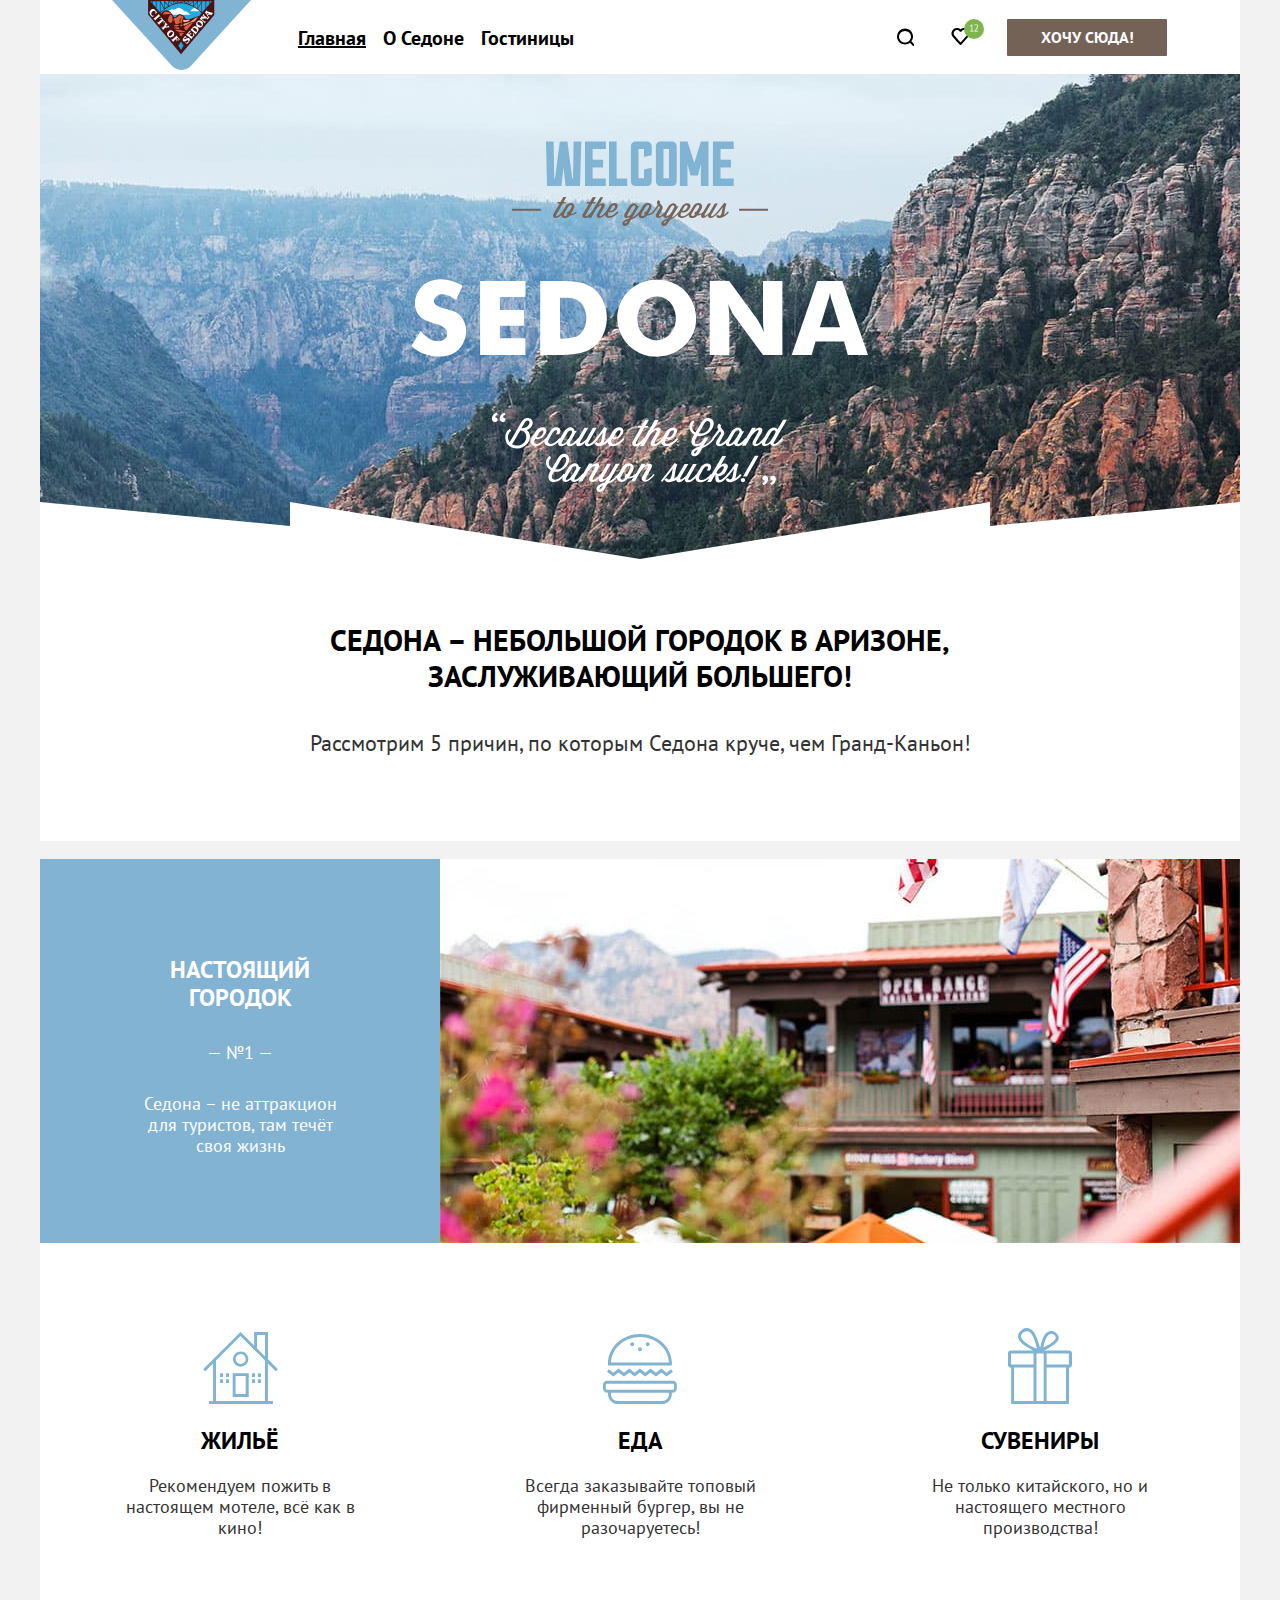
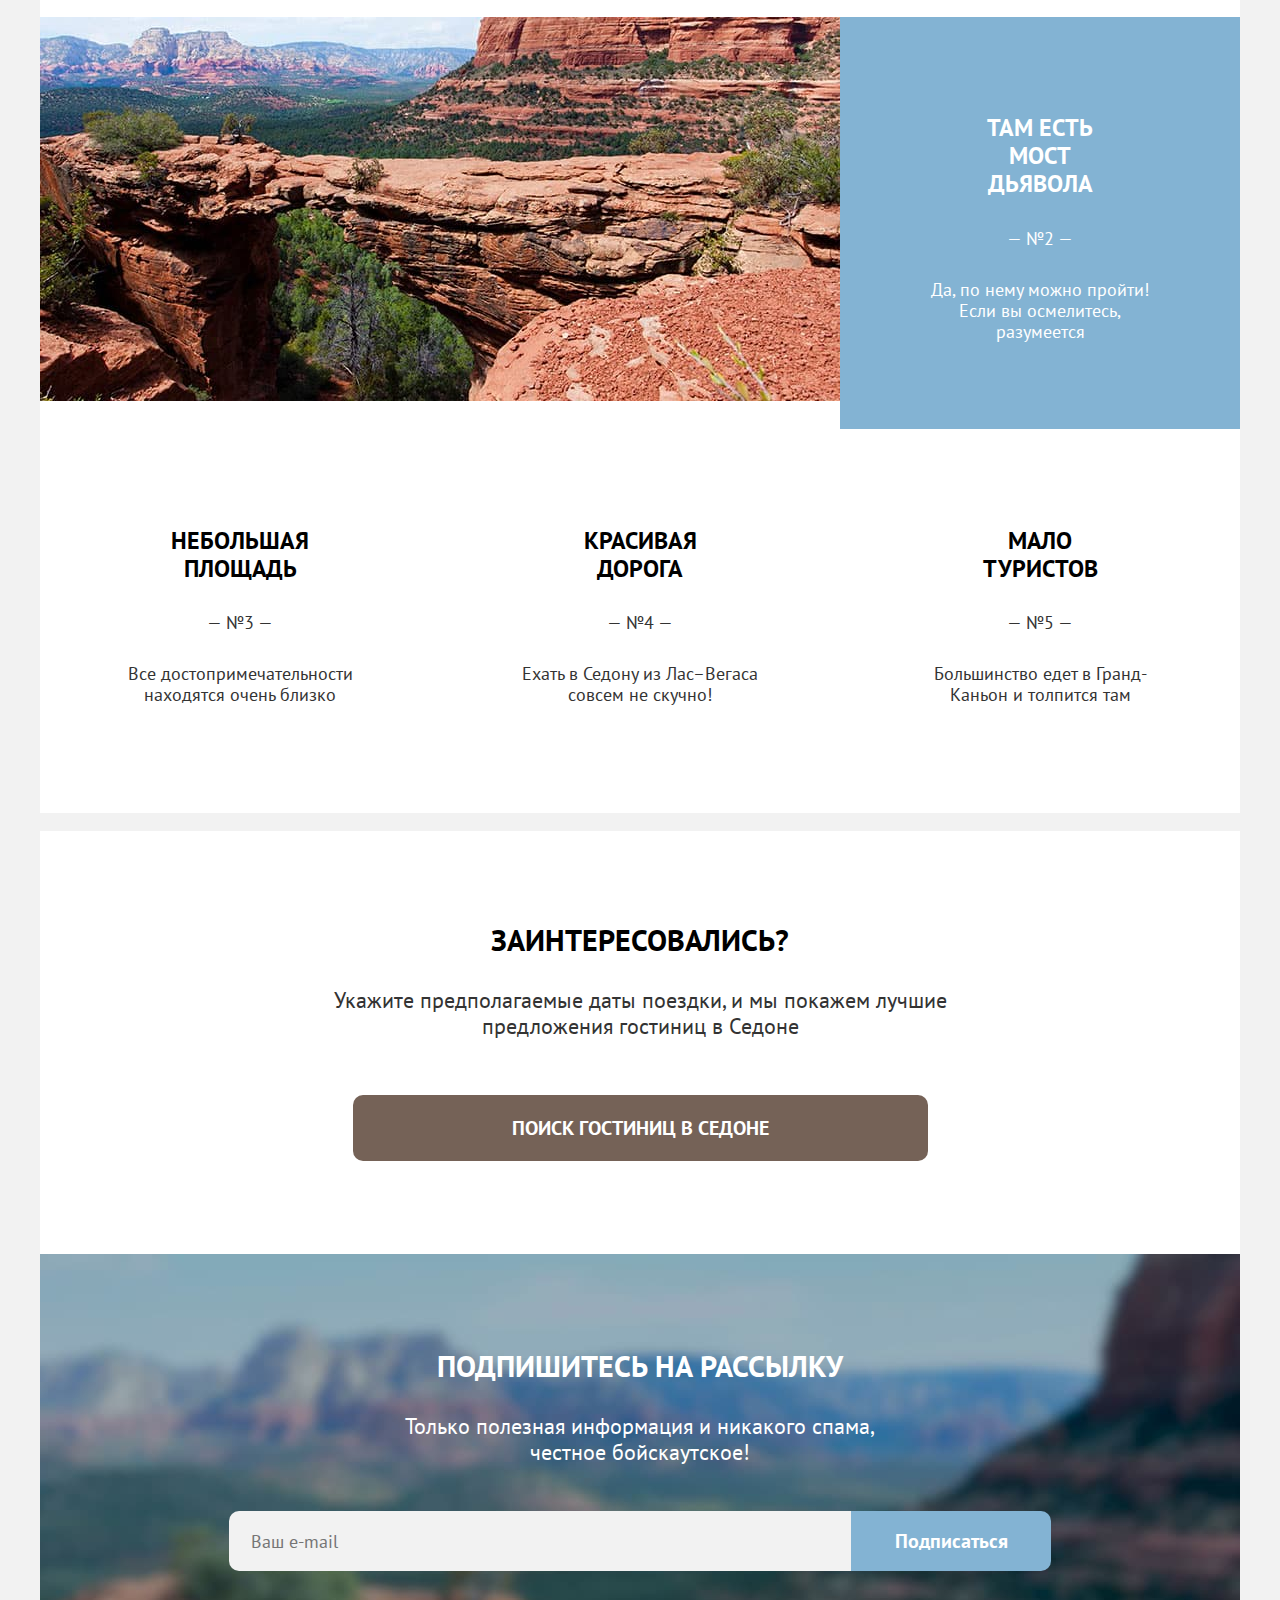
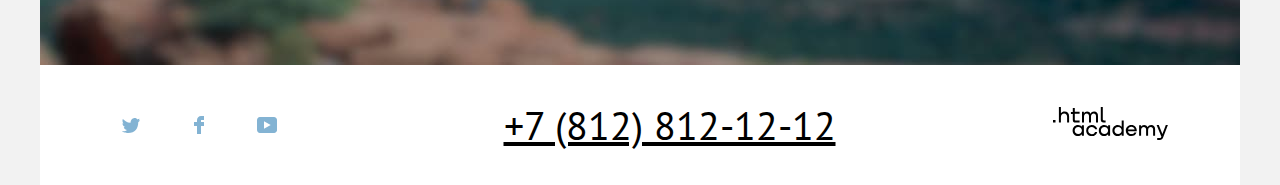
<file: index.html>
<!DOCTYPE html>
<html lang="ru">

<head>
  <meta charset="utf-8">
  <title>HTML Academy: Седона</title>
  <link rel="stylesheet" href="styles/styles.css">
</head>

<body>
  <header class="page-header">
    <nav class="navigation">
      <a class="logo">
        <img src="/images/icons/logo.svg" width="139" height="70" alt="Седона">
      </a>
      <ul class="navigation-list">
        <li class="navigation-link-current">
          <a class="navigation-link main-page">Главная</a>
        </li>
        <li>
          <a class="navigation-link about" href="#">О Седоне</a>
        </li>
        <li>
          <a class="navigation-link hotels" href="catalog.html">Гостиницы</a>
        </li>
      </ul>
      <ul class="navigation-list navavigation-user">
        <li>
          <a class="navigation-link-users search-icon" href="#"><span class="visually-hidden">Поиск</span></a>
        </li>
        <li>
          <a class="navigation-link-users favorites" href="#"><span class="visually-hidden">Избранное</span></a>
        </li>
        <li>
          <a class="navigation-link-users wishlist" href="#">Хочу сюда!</a>
        </li>
      </ul>
    </nav>
    </div>
  </header>
  <main class="main-index">
    <div class="page-container">
      <h1 class="visually-hidden">Сайт города Седона</h1>
      <div class="first-screen">
        <div class="sub-first-screen">
          <img src="images/headline/welcome.svg" class="headline" width="458" height="352"
            alt="Welcome to the gorgeous Sedona">
        </div>
        <b class="represent">Седона &ndash; небольшой городок в Аризоне, заслуживающий большего!</b>
        <p class="review">Рассмотрим 5 причин, по которым Седона круче, чем Гранд-Каньон!</p>
      </div>
      <section>
        <ul class="reasons-list">
          <li class="reasons-list-item">
            <div class="reason dark">
              <h2 class="reasons-with-picture">Настоящий городок</h2>
              <span class="number-white">&mdash; &#8470;1 &mdash;</span>
              <p class="reason-white">Седона &ndash; не аттракцион для туристов, там течёт своя жизнь</p>
            </div>
            <img src="images/gallery/gallery-1.jpg" class="reason-one" width="800" height="384"
              alt="Седона-не аттракцион для туристов">
            <ul class="sub-reasons-list">
              <li class="sub-reasons-item house">
                <b class="bold-reasons">Жильё</b>
                <p class="recommendation">Рекомендуем пожить в настоящем мотеле, всё как в кино! </p>
              </li>
              <li class="sub-reasons-item food">
                <b class="bold-reasons">Еда</b>
                <p class="recommendation">Всегда заказывайте топовый фирменный бургер, вы не разочаруетесь!</p>
              </li>
              <li class="sub-reasons-item souvenir">
                <b class="bold-reasons">Сувениры</b>
                <p class="recommendation">Не только китайского, но и настоящего местного производства!</p>
              </li>
            </ul>
          </li>
          <li class="reasons-list-item">
            <img src="images/gallery/gallery-2.jpg" width="800" height="384" alt="Мост дьявола">
            <div class="reason dark">
              <h2 class="reasons-with-picture">Там есть мост дьявола</h2>
              <span class="number-white">&mdash; &#8470;2 &mdash;</span>
              <p class="reason-white">Да, по нему можно пройти! Если вы осмелитесь, разумеется</p>
            </div>
          </li>
          <li class="reasons-list-item">
            <div class="reason">
              <h2 class="last-reasons">Небольшая площадь</h2>
              <span class="number-black">&mdash; &#8470;3 &mdash;</span>
              <p class="reason-black">Все достопримечательности находятся очень близко</p>
            </div>
          </li>
          <li class="reasons-list-item">
            <div class="reason">
              <h2 class="last-reasons">Красивая дорога</h2>
              <span class="number-black">&mdash; &#8470;4 &mdash;</span>
              <p class="reason-black">Ехать в Седону из Лас&ndash;Вегаса совсем не скучно!</p>
            </div>
          </li>
          <li class="reasons-list-item">
            <div class="reason">
              <h2 class="last-reasons">Мало туристов</h2>
              <span class="number-black">&mdash; &#8470;5 &mdash;</span>
              <p class="reason-black">Большинство едет в Гранд-Каньон и толпится там</p>
            </div>
          </li>
        </ul>
      </section>
      <section class="search">
        <h2 class="visually-hidden">Поиск гостиниц</h2>
        <b class="interest">Заинтересовались?</b>
        <p class="info">Укажите предполагаемые даты поездки, и мы покажем лучшие предложения гостиниц в Седоне</p>
        <a href="form.html" class="search-button">Поиск гостиниц в Седоне</a>
      </section>
      <section class="newsletter">
        <h2 class="subcribe">Подпишитесь на рассылку</h2>
        <p class="under-subcribe">Только полезная информация и никакого спама, честное бойскаутское!</p>
        <form class="newsletter-form" action="https://echo.htmlacademy.ru/" method="post">
          <input type="email" id="email" name="email" class="email" placeholder="Ваш e-mail">
          <input type="submit" value="Подписаться" class="submit">
        </form>
      </section>
    </div>
  </main>
  <footer class="page-footer">
    <div class="social-network">
      <a href="https://twitter.com/htmlacademy_ru" class="social twitter"><span
          class="visually-hidden">Twitter</span></a>
      <a href="https://www.facebook.com/htmlacademy" class="social facebook"><span
          class="visually-hidden">Facebook</span></a>
      <a href="https://www.youtube.com/user/htmlacademyru" class="social youtube"><span
          class="visually-hidden">Youtube</span></a>
    </div>
    <a href="tel:+78128121212" class="number">+7 (812) 812-12-12</a>
    <a href="https://htmlacademy.ru/study" class="htmlacademy">
      <svg width="115" height="33" fill="none" xmlns="http://www.w3.org/2000/svg">
        <path
          d="M0 12.9v2.6h2.5v-2.6H0ZM11.6 4.5c-1.6 0-2.8.7-3.6 1.7h-.1V0h-2v15.5h2v-5.3c0-2.1 1.3-3.6 3.3-3.6 1.8 0 2.9 1.4 2.9 3.2v5.7h2V9.4c.1-3-1.8-4.9-4.5-4.9ZM26.6 4.8h-4.8V1.1h-2v3.8h-1.9v2h1.9v6c0 1.7 1 2.7 2.7 2.7h4.1v-2h-3.7c-.7 0-1.1-.4-1.1-1.1V6.8h4.8v-2ZM41.1 4.6c-1.6 0-2.9.8-3.5 2.1h-.1c-.6-1.2-1.8-2.1-3.4-2.1-1.4 0-2.5.8-3.1 1.8h-.1V4.8H29v10.6h2V10c0-2 1-3.5 2.6-3.5 1.5 0 2.4 1 2.4 2.6v6.3h2V9.8c0-2.4 1.4-3.3 2.6-3.3 1.5 0 2.4 1 2.4 2.6v6.3h2V8.9c.1-2.5-1.4-4.3-3.9-4.3ZM47.8 12.7c0 1.7 1 2.7 2.8 2.7h2v-2h-1.7c-.7 0-1.1-.4-1.1-1.1V0h-2v12.7ZM28.9 19.7c-.9-1.1-2.2-1.8-3.9-1.8-3.1 0-5.4 2.3-5.4 5.6s2.3 5.6 5.4 5.6c1.8 0 3-.8 3.8-1.9h.1v1.6h2V18.2h-2v1.5Zm-3.6 7.4c-2.2 0-3.6-1.6-3.6-3.6s1.4-3.6 3.6-3.6 3.6 1.6 3.6 3.6c0 1.9-1.4 3.6-3.6 3.6ZM44.2 22c-.5-2.4-2.6-4.1-5.4-4.1a5.4 5.4 0 0 0-5.6 5.6c0 3.1 2.2 5.6 5.6 5.6 2.8 0 4.9-1.8 5.4-4.2h-2.1a3.4 3.4 0 0 1-3.3 2.3c-2.2 0-3.6-1.6-3.6-3.6s1.4-3.6 3.6-3.6c1.6 0 2.8 1 3.3 2.2h2.1V22ZM55.1 19.7c-.9-1.1-2.2-1.8-3.9-1.8-3.1 0-5.4 2.3-5.4 5.6s2.3 5.6 5.4 5.6c1.8 0 3-.8 3.8-1.9h.1v1.6h2V18.2h-2v1.5Zm-3.6 7.4c-2.2 0-3.6-1.6-3.6-3.6s1.4-3.6 3.6-3.6 3.6 1.6 3.6 3.6c0 1.9-1.5 3.6-3.6 3.6ZM68.7 19.8c-.9-1.1-2.2-1.9-3.9-1.9-3.1 0-5.4 2.3-5.4 5.6s2.2 5.6 5.4 5.6c1.7 0 3-.8 3.8-1.8h.1v1.5h2V13.4h-2v6.4Zm-3.6 7.3c-2.2 0-3.6-1.6-3.6-3.6s1.4-3.6 3.6-3.6 3.6 1.6 3.6 3.6c-.1 2-1.5 3.6-3.6 3.6ZM78.3 17.9c-3.3 0-5.5 2.5-5.5 5.6 0 3 2.1 5.6 5.5 5.6 2.5 0 4.5-1.3 5.2-3.6h-2.1c-.5 1-1.6 1.6-3 1.6-1.9 0-3.3-1.3-3.4-2.9h8.8c.2-3.6-2-6.3-5.5-6.3Zm0 1.9c1.7 0 3 1 3.3 2.6h-6.5c.3-1.5 1.5-2.6 3.2-2.6ZM98.2 17.9c-1.6 0-2.9.8-3.6 2h-.1c-.6-1.2-1.8-2-3.4-2-1.4 0-2.5.7-3.1 1.8v-1.5h-1.9v10.6h2v-5.4c0-2 1-3.4 2.6-3.5 1.5 0 2.4 1 2.4 2.6v6.3h2v-5.6c0-2.4 1.4-3.3 2.6-3.3 1.5 0 2.4 1 2.4 2.6v6.3h2v-6.5c.1-2.6-1.4-4.4-3.9-4.4ZM109.4 27l-3.6-8.9h-2.2l4.8 11.6c-.3.9-.7 1.2-1.7 1.2h-2.5v2h2.5c1.8 0 2.8-.8 3.5-2.6l4.7-12.2h-2.1l-3.4 8.9Z"
          fill="#000" /></svg>
    </a>
  </footer>
  <div class="modal-container modal-container-close">
    <div class="modal modal-auth">
      <button class="modal-close-button">
        <span class="visually-hidden">Закрыть</span>
      </button>
      <section class="modal-content">
        <h2 class="modal-title">Поиск гостиницы в Седоне</h2>
        <form class="search-form-modal" method="get">
          <div class="date-input-entry modal-date-input">
            <label class="label-date-entry label-modal" for="date-entry">Дата заезда:</label>
            <div class="input-entry">
              <input class="date-entry" type="date" name="date-entry">
              <span class="date-input-helper-text helper-text-error">Мы не можем отправить вас в прошлое.</span>
            </div>
          </div>
          <div class="date-input-departure modal-date-input">
            <label class="label-date-departure label-modal" for="date-departure">Дата выезда:</label>
            <div class="input-entry">
              <input class="date-departure" type="date" name="date-departure">
              <span class="date-input-helper-text">На эти даты есть свободные номера. Пока есть.</span>
            </div>
          </div>
          <div class="input-wrapper">
            <div class="modal-input-wrapper">
              <label for="adults" class="adults-label">Взрослые:</label>
              <div class="number-input-wrapper">
                <button class="minus number-input-button">-</button>
                <input id="adults" value="2" name="adults" class="input-ppl-count">
                <button class="plus number-input-button">+</button>
              </div>
            </div>
            <div class="modal-input-wrapper">
              <label for="children" class="children-label">Дети:
                <div class="children-input-info">
                  <div class="chldren-info-icon"></div>
                  <div class="prompt">Укажите количество детей, которые будут с вами, возраст которых от 6 до 18 лет.
                    Дети
                    до 6 лет размещаются бесплатно.</div>
                </div>
              </label>
              <div class="number-input-wrapper">
                <button class="minus number-input-button">-</button>
                <input id="children" value="1" name="children" class="input-ppl-count">
                <button class="plus number-input-button">+</button>
              </div>
            </div>
          </div>
          <div class="search-button-modal">
            <input type="submit" class="modal-search" value="Найти"></a>
          </div>
        </form>
      </section>
    </div>
  </div>
</body>

</html>
</file>
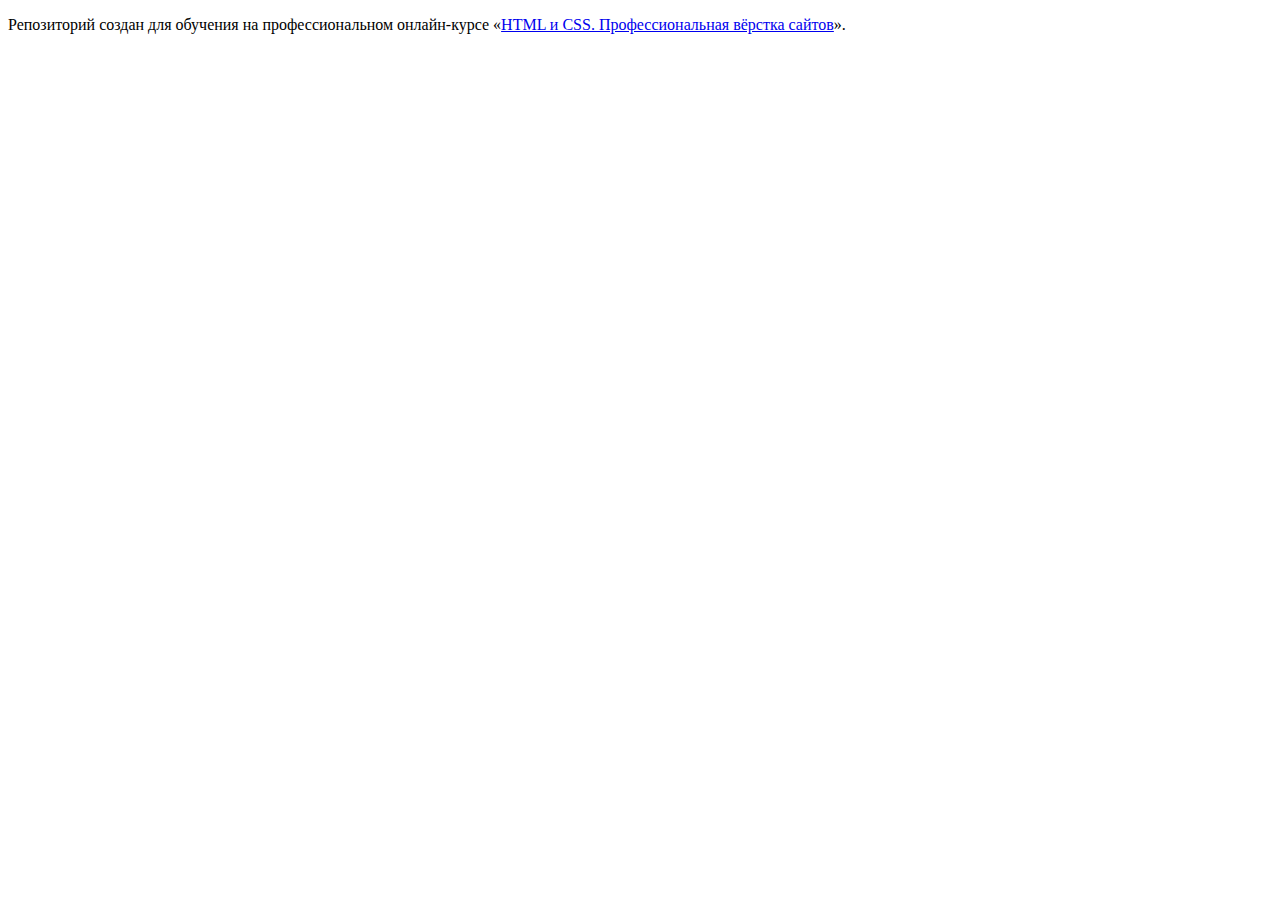
<file: 1/index.html>
<!DOCTYPE html>
<html lang="ru">
  <head>
    <meta charset="utf-8">
    <title>HTML Academy: Седона</title>
    <base href="https://htmlacademy-htmlcss.github.io/1955917-sedona-33/1/">
</head>
  <body>

    <p>Репозиторий создан для обучения на профессиональном онлайн‑курсе «<a href="https://htmlacademy.ru/intensive/htmlcss">HTML и CSS. Профессиональная вёрстка сайтов</a>».</p>

  </body>
</html>
</file>
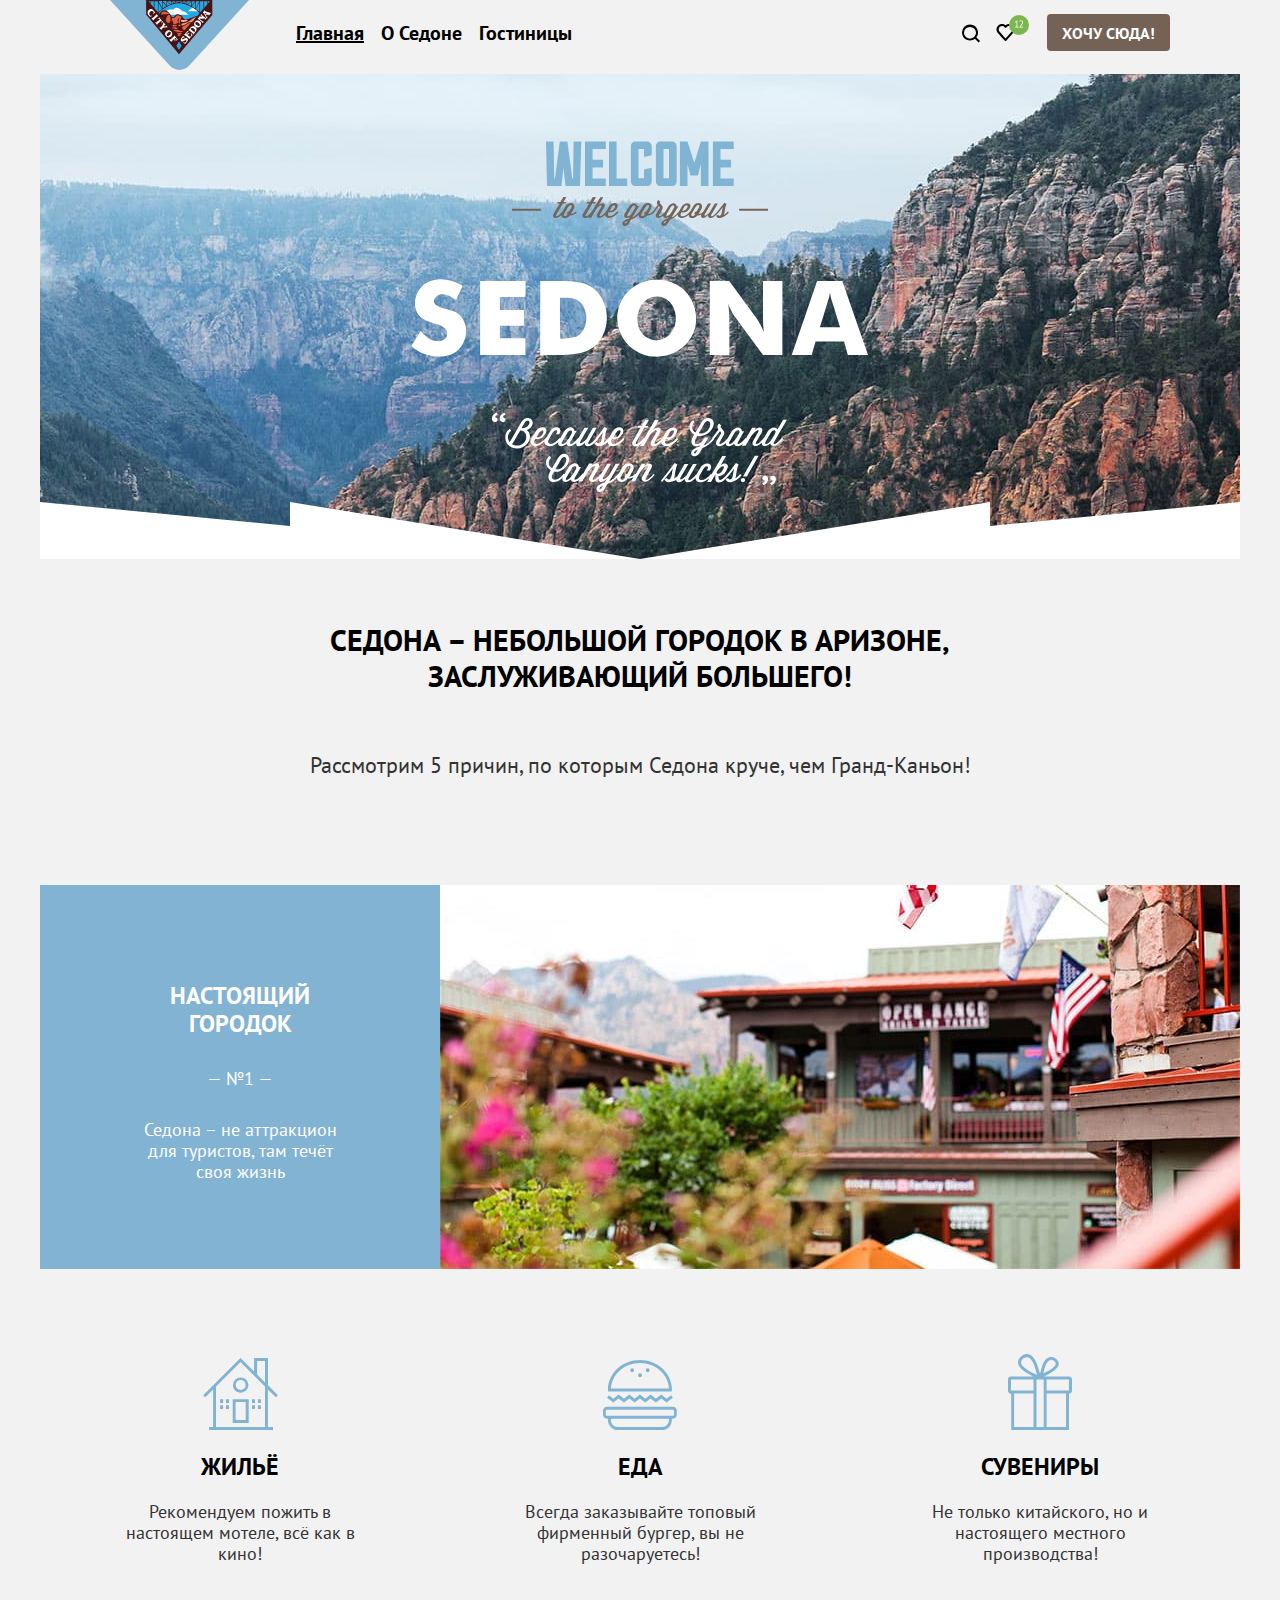
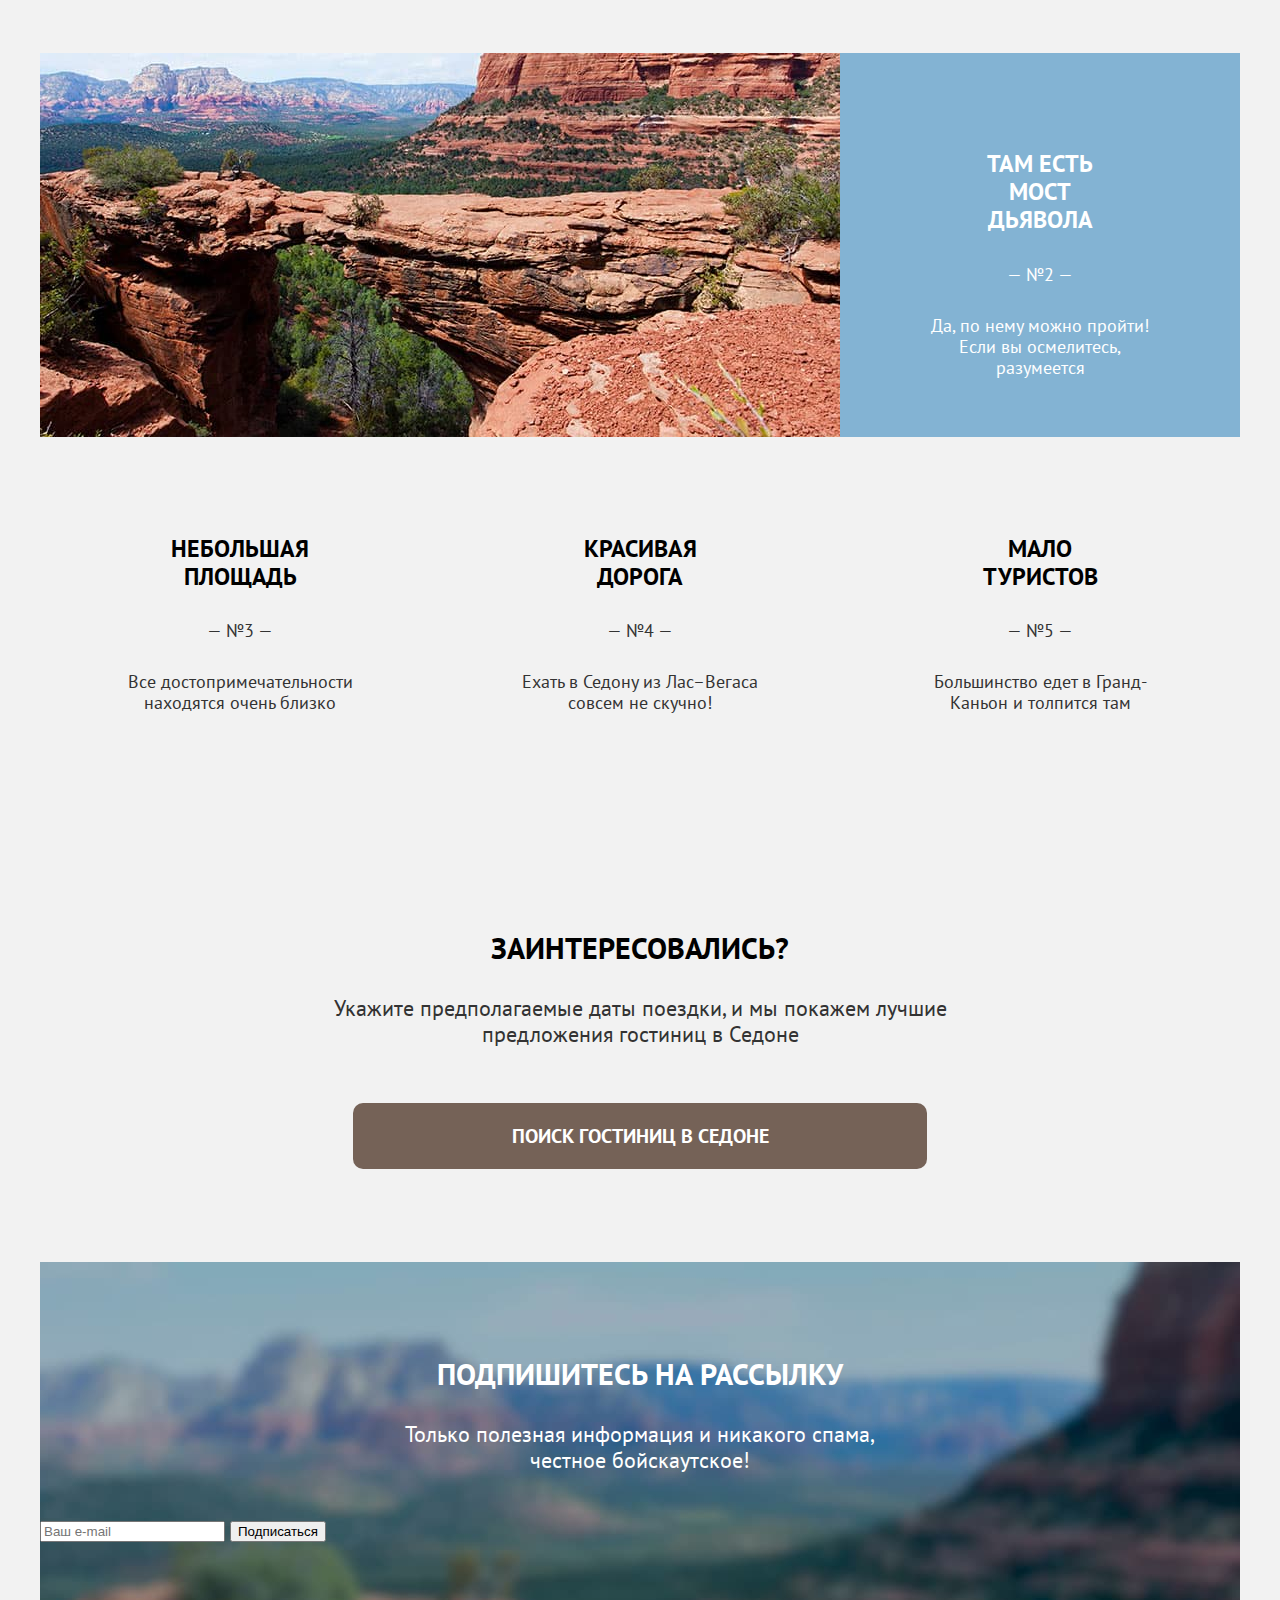
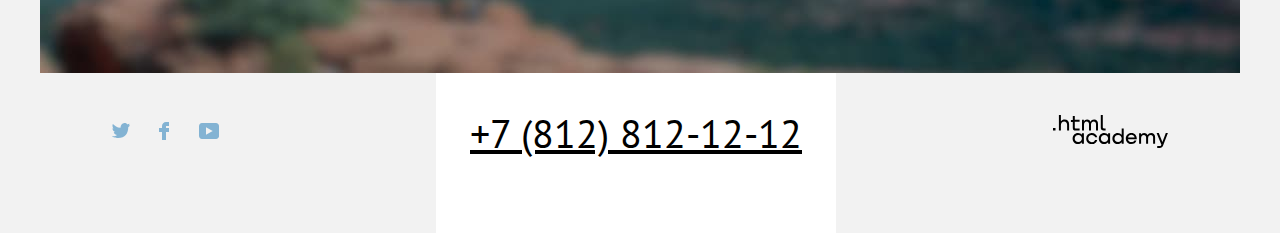
<file: 4/index.html>
<!DOCTYPE html>
<html lang="ru">

<head>
  <meta charset="utf-8">
  <title>HTML Academy: Седона</title>
  <link rel="stylesheet" href="styles/styles.css">
  <base href="https://htmlacademy-htmlcss.github.io/1955917-sedona-33/4/">
</head>

<body>
  <header class="page-header">
    <nav class="navigation"> 
      <a class="logo">
        <img src="/images/icons/logo.svg"  width="139"  height="70" alt="Седона">
      </a>
      <ul class="navigation-list">
        <li class="navigation-link-current">
          <a class="navigation-link main-page">Главная</a>
        </li>
        <li>
          <a class="navigation-link about" href="#">О Седоне</a>
        </li>
        <li>
          <a class="navigation-link hotels" href="catalog.html">Гостиницы</a>
        </li>
      </ul>
      <ul class="navigation-list navavigation-user">
        <li>
        <a class="navigation-link-users search"  href="#"><span class="visually-hidden">Поиск</span></a>
        </li>
        <li>
        <a class="navigation-link-users favorites"  href="#"><span class="visually-hidden">Избранное</span></a>
        </li>
        <li>
        <a class="navigation-link-users wishlist"  href="#">Хочу сюда!</a>
        </li>
      </ul>
    </nav>
    </div>
  </header>
  <main class="main-index">
    <div class="page-container">
      <h1 class="visually-hidden">Сайт города Седона</h1>
      <div class="first-screen">
        <div class="sub-first-screen">
        <img src="images/headline/welcome.svg" class="headline"  width="458" height="352" alt="Welcome to the gorgeous Sedona">
        </div>
        <b class="represent">Седона &ndash; небольшой городок в Аризоне, заслуживающий большего!</b>
        <p class="review">Рассмотрим 5 причин, по которым Седона круче, чем Гранд-Каньон!</p>
      </div>
      <section>
      <ul class="reasons-list">
        <li class="reasons-list-item">
          <div class="reason dark">
            <h2 class="reasons-with-picture">Настоящий городок</h2>
            <span class="number-white">&mdash; &#8470;1 &mdash;</span>
            <p class="reason-white">Седона &ndash; не аттракцион для туристов, там течёт своя жизнь</p>
          </div>
          <img src="images/gallery/gallery-1.jpg" class="reason-one" width="800"  height="384" alt="Седона-не аттракцион для туристов">
          <ul class="sub-reasons-list">
            <li class="sub-reasons-item house">
              <b class="bold-reasons">Жильё</b>
              <p class="recommendation">Рекомендуем пожить в настоящем мотеле, всё как в кино! </p>
            </li>
            <li class="sub-reasons-item food">
              <b class="bold-reasons">Еда</b>
              <p class="recommendation">Всегда заказывайте топовый фирменный бургер, вы не разочаруетесь!</p>
            </li>
            <li class="sub-reasons-item souvenir">
              <b class="bold-reasons">Сувениры</b>
              <p class="recommendation">Не только китайского, но и настоящего местного производства!</p>
            </li>
          </ul>
        </li>
        <li class="reasons-list-item">
         <img src="images/gallery/gallery-2.jpg" width="800"  height="384" alt="Мост дьявола">
             <div class="reason dark">
            <h2 class="reasons-with-picture">Там есть мост дьявола</h2>
            <span class="number-white">&mdash; &#8470;2 &mdash;</span>
            <p class="reason-white">Да, по нему можно пройти! Если вы осмелитесь, разумеется</p>
          </div>
        </li>
        <li class="reasons-list-item">
          <div class="reason">
            <h2 class="last-reasons">Небольшая площадь</h2>
            <span class="number-black">&mdash; &#8470;3 &mdash;</span>
            <p class="reason-black">Все достопримечательности находятся очень близко</p>
          </div>
        </li>
        <li class="reasons-list-item">
          <div class="reason">
            <h2 class="last-reasons">Красивая дорога</h2>
            <span class="number-black">&mdash; &#8470;4 &mdash;</span>
            <p class="reason-black">Ехать в Седону из Лас&ndash;Вегаса совсем не скучно!</p>
          </div>
        </li>
        <li class="reasons-list-item">
          <div class="reason">
            <h2 class="last-reasons">Мало туристов</h2>
            <span class="number-black">&mdash; &#8470;5 &mdash;</span>
            <p class="reason-black">Большинство едет в Гранд-Каньон и толпится там</p>
          </div>
        </li>
      </ul>
    </section>
    <section class="search">
      <h2 class="visually-hidden">Поиск гостиниц</h2>
      <b class="interest">Заинтересовались?</b>
      <p class="info">Укажите предполагаемые даты поездки, и мы покажем лучшие предложения гостиниц в Седоне</p>
      <a href="form.html" class="search-button">Поиск гостиниц в Седоне</a>
    </section>
    <section class="newsletter">
      <h2 class="subcribe">Подпишитесь на рассылку</h2>
      <p class="under-subcribe">Только полезная информация и никакого спама, честное бойскаутское!</p>
      <form class="newsletter-form" action="https://echo.htmlacademy.ru/" method="post">
        <input type="email" id="email" name="email" placeholder="Ваш e-mail">
        <input type="submit" value="Подписаться">
      </form>
    </section>
    </div>
  </main>
  <footer>
    <div class="footer-container">
    <div class="social-network">
      <a href="https://twitter.com/htmlacademy_ru" class="twitter"><span class="visually-hidden">Twitter</span></a>
      <a href="https://www.facebook.com/htmlacademy" class="facebook"><span class="visually-hidden">Facebook</span></a>
      <a href="https://www.youtube.com/user/htmlacademyru" class="youtube"><span class="visually-hidden">Youtube</span></a>
    </div>
    <a href="tel:+78128121212"  class="number">+7 (812) 812-12-12</a>
    <a href="https://htmlacademy.ru/study" class="htmlacademy">
     <svg width="115" height="33" fill="none" xmlns="http://www.w3.org/2000/svg"><path d="M0 12.9v2.6h2.5v-2.6H0ZM11.6 4.5c-1.6 0-2.8.7-3.6 1.7h-.1V0h-2v15.5h2v-5.3c0-2.1 1.3-3.6 3.3-3.6 1.8 0 2.9 1.4 2.9 3.2v5.7h2V9.4c.1-3-1.8-4.9-4.5-4.9ZM26.6 4.8h-4.8V1.1h-2v3.8h-1.9v2h1.9v6c0 1.7 1 2.7 2.7 2.7h4.1v-2h-3.7c-.7 0-1.1-.4-1.1-1.1V6.8h4.8v-2ZM41.1 4.6c-1.6 0-2.9.8-3.5 2.1h-.1c-.6-1.2-1.8-2.1-3.4-2.1-1.4 0-2.5.8-3.1 1.8h-.1V4.8H29v10.6h2V10c0-2 1-3.5 2.6-3.5 1.5 0 2.4 1 2.4 2.6v6.3h2V9.8c0-2.4 1.4-3.3 2.6-3.3 1.5 0 2.4 1 2.4 2.6v6.3h2V8.9c.1-2.5-1.4-4.3-3.9-4.3ZM47.8 12.7c0 1.7 1 2.7 2.8 2.7h2v-2h-1.7c-.7 0-1.1-.4-1.1-1.1V0h-2v12.7ZM28.9 19.7c-.9-1.1-2.2-1.8-3.9-1.8-3.1 0-5.4 2.3-5.4 5.6s2.3 5.6 5.4 5.6c1.8 0 3-.8 3.8-1.9h.1v1.6h2V18.2h-2v1.5Zm-3.6 7.4c-2.2 0-3.6-1.6-3.6-3.6s1.4-3.6 3.6-3.6 3.6 1.6 3.6 3.6c0 1.9-1.4 3.6-3.6 3.6ZM44.2 22c-.5-2.4-2.6-4.1-5.4-4.1a5.4 5.4 0 0 0-5.6 5.6c0 3.1 2.2 5.6 5.6 5.6 2.8 0 4.9-1.8 5.4-4.2h-2.1a3.4 3.4 0 0 1-3.3 2.3c-2.2 0-3.6-1.6-3.6-3.6s1.4-3.6 3.6-3.6c1.6 0 2.8 1 3.3 2.2h2.1V22ZM55.1 19.7c-.9-1.1-2.2-1.8-3.9-1.8-3.1 0-5.4 2.3-5.4 5.6s2.3 5.6 5.4 5.6c1.8 0 3-.8 3.8-1.9h.1v1.6h2V18.2h-2v1.5Zm-3.6 7.4c-2.2 0-3.6-1.6-3.6-3.6s1.4-3.6 3.6-3.6 3.6 1.6 3.6 3.6c0 1.9-1.5 3.6-3.6 3.6ZM68.7 19.8c-.9-1.1-2.2-1.9-3.9-1.9-3.1 0-5.4 2.3-5.4 5.6s2.2 5.6 5.4 5.6c1.7 0 3-.8 3.8-1.8h.1v1.5h2V13.4h-2v6.4Zm-3.6 7.3c-2.2 0-3.6-1.6-3.6-3.6s1.4-3.6 3.6-3.6 3.6 1.6 3.6 3.6c-.1 2-1.5 3.6-3.6 3.6ZM78.3 17.9c-3.3 0-5.5 2.5-5.5 5.6 0 3 2.1 5.6 5.5 5.6 2.5 0 4.5-1.3 5.2-3.6h-2.1c-.5 1-1.6 1.6-3 1.6-1.9 0-3.3-1.3-3.4-2.9h8.8c.2-3.6-2-6.3-5.5-6.3Zm0 1.9c1.7 0 3 1 3.3 2.6h-6.5c.3-1.5 1.5-2.6 3.2-2.6ZM98.2 17.9c-1.6 0-2.9.8-3.6 2h-.1c-.6-1.2-1.8-2-3.4-2-1.4 0-2.5.7-3.1 1.8v-1.5h-1.9v10.6h2v-5.4c0-2 1-3.4 2.6-3.5 1.5 0 2.4 1 2.4 2.6v6.3h2v-5.6c0-2.4 1.4-3.3 2.6-3.3 1.5 0 2.4 1 2.4 2.6v6.3h2v-6.5c.1-2.6-1.4-4.4-3.9-4.4ZM109.4 27l-3.6-8.9h-2.2l4.8 11.6c-.3.9-.7 1.2-1.7 1.2h-2.5v2h2.5c1.8 0 2.8-.8 3.5-2.6l4.7-12.2h-2.1l-3.4 8.9Z" fill="#000"/></svg>
    </a>
    </div>
  </footer>
</body>

</html>
</file>
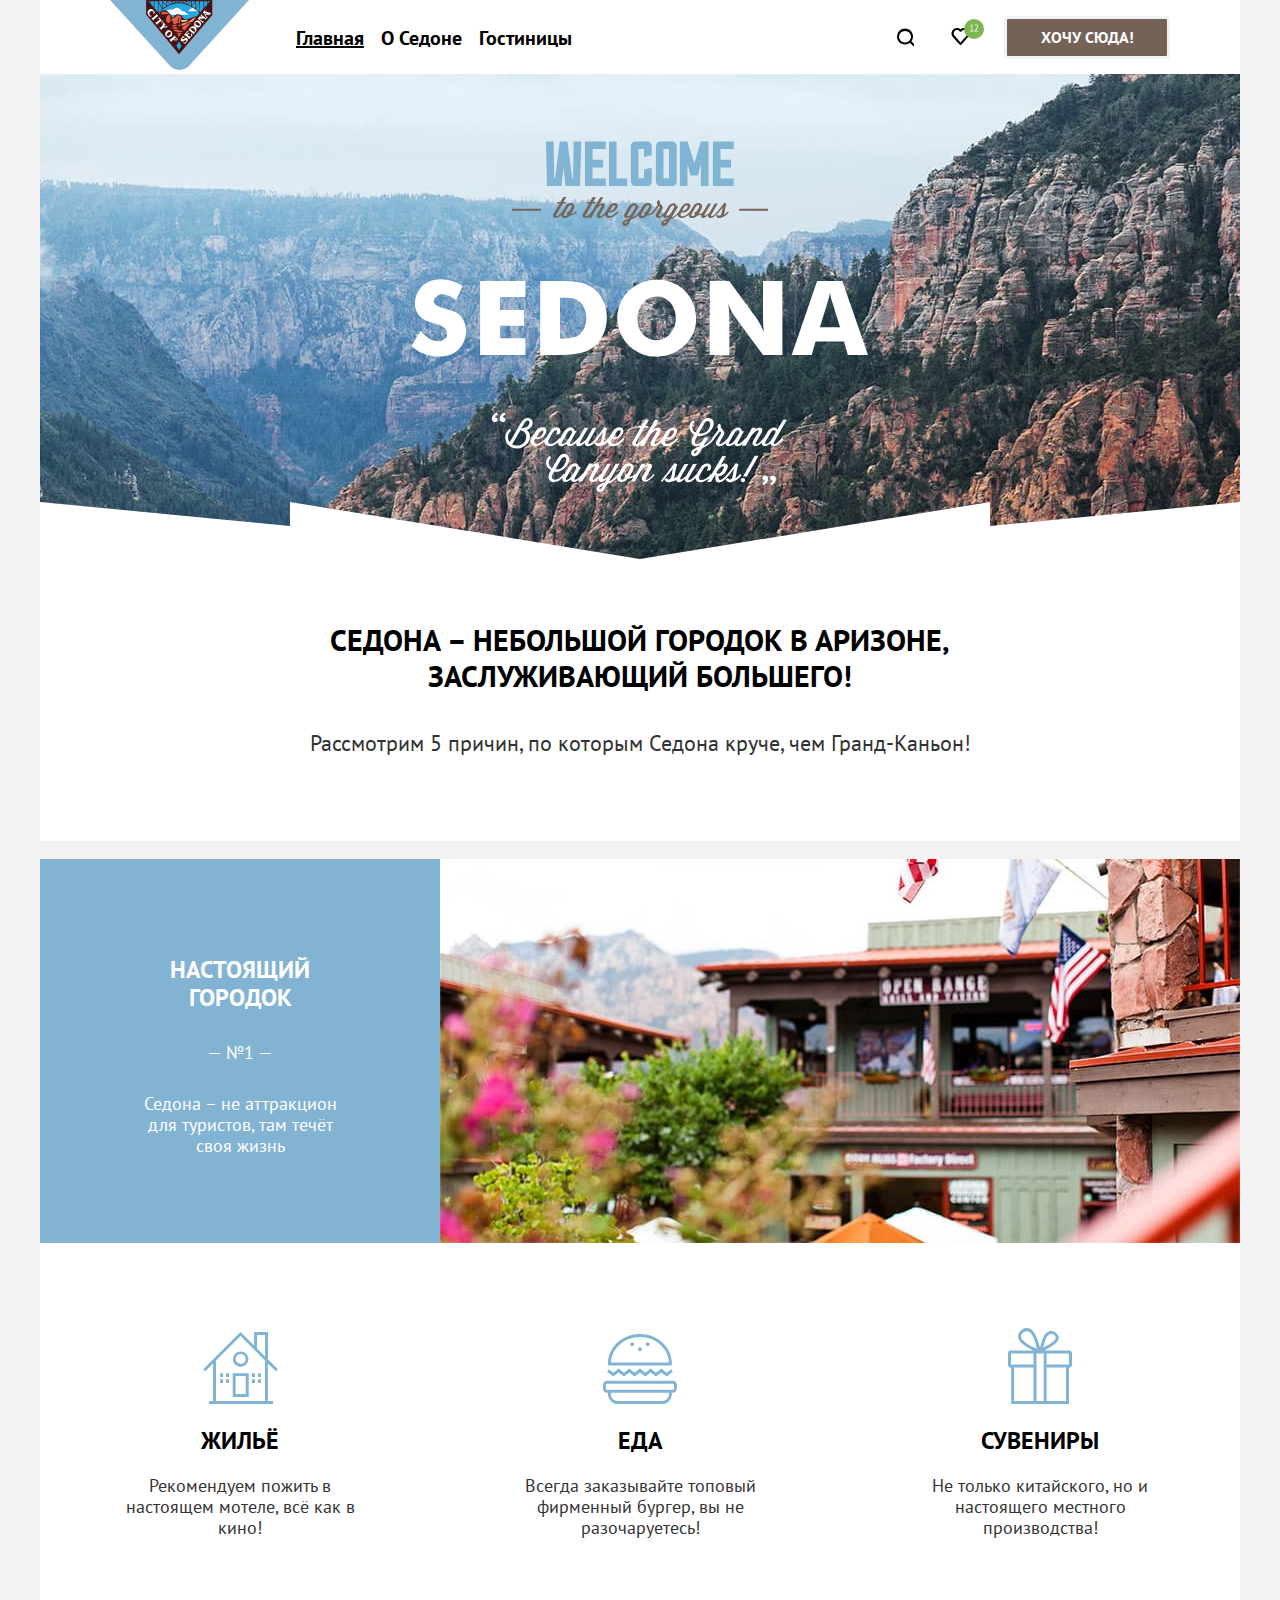
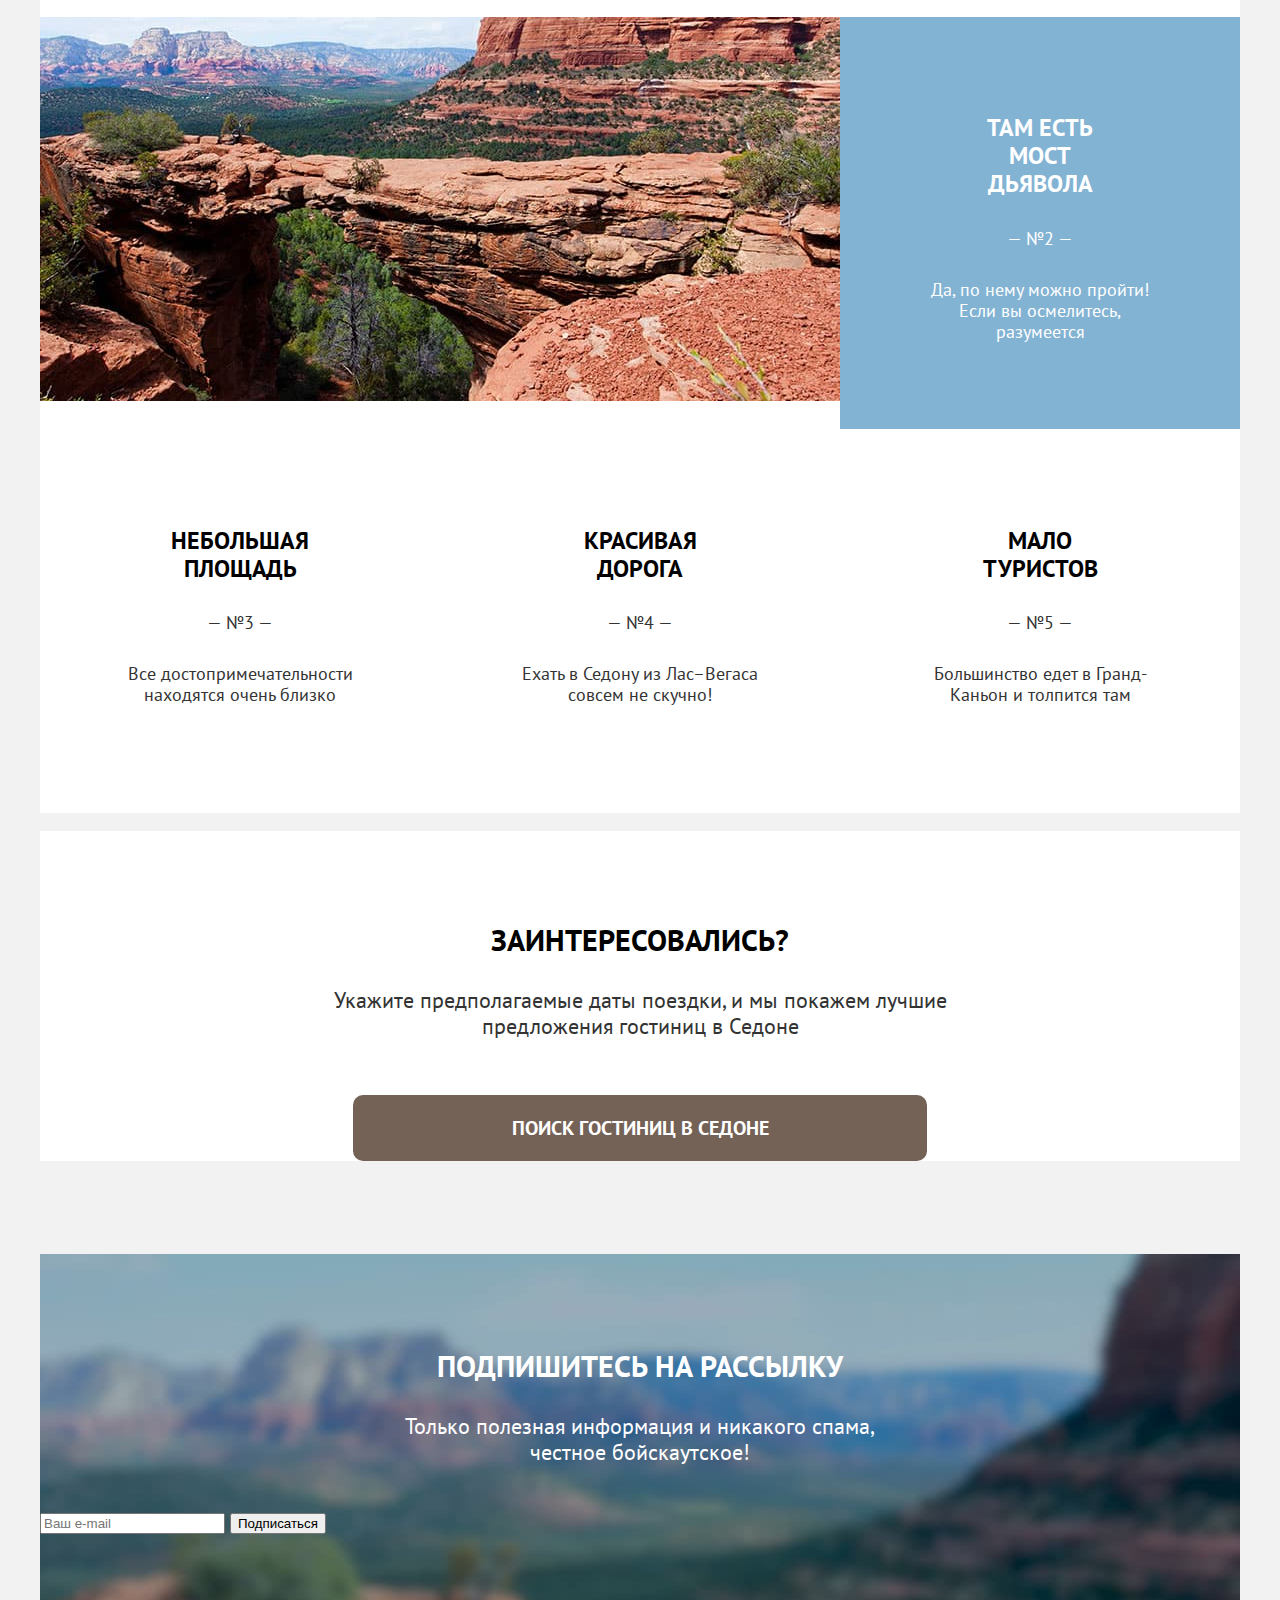
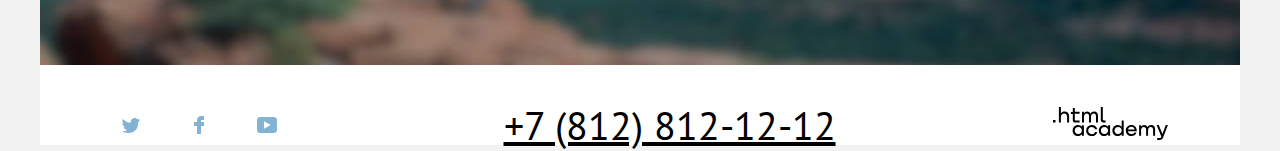
<file: 5/index.html>
<!DOCTYPE html>
<html lang="ru">

<head>
  <meta charset="utf-8">
  <title>HTML Academy: Седона</title>
  <link rel="stylesheet" href="styles/styles.css">
  <base href="https://htmlacademy-htmlcss.github.io/1955917-sedona-33/5/">
</head>

<body>
  <header class="page-header">
    <nav class="navigation"> 
      <a class="logo">
        <img src="/images/icons/logo.svg"  width="139"  height="70" alt="Седона">
      </a>
      <ul class="navigation-list">
        <li class="navigation-link-current">
          <a class="navigation-link main-page">Главная</a>
        </li>
        <li>
          <a class="navigation-link about" href="#">О Седоне</a>
        </li>
        <li>
          <a class="navigation-link hotels" href="catalog.html">Гостиницы</a>
        </li>
      </ul>
      <ul class="navigation-list navavigation-user">
        <li>
        <a class="navigation-link-users search"  href="#"><span class="visually-hidden">Поиск</span></a>
        </li>
        <li>
        <a class="navigation-link-users favorites"  href="#"><span class="visually-hidden">Избранное</span></a>
        </li>
        <li>
        <a class="navigation-link-users wishlist"  href="#">Хочу сюда!</a>
        </li>
      </ul>
    </nav>
    </div>
  </header>
  <main class="main-index">
    <div class="page-container">
      <h1 class="visually-hidden">Сайт города Седона</h1>
      <div class="first-screen">
        <div class="sub-first-screen">
        <img src="images/headline/welcome.svg" class="headline"  width="458" height="352" alt="Welcome to the gorgeous Sedona">
        </div>
        <b class="represent">Седона &ndash; небольшой городок в Аризоне, заслуживающий большего!</b>
        <p class="review">Рассмотрим 5 причин, по которым Седона круче, чем Гранд-Каньон!</p>
      </div>
      <section>
      <ul class="reasons-list">
        <li class="reasons-list-item">
          <div class="reason dark">
            <h2 class="reasons-with-picture">Настоящий городок</h2>
            <span class="number-white">&mdash; &#8470;1 &mdash;</span>
            <p class="reason-white">Седона &ndash; не аттракцион для туристов, там течёт своя жизнь</p>
          </div>
          <img src="images/gallery/gallery-1.jpg" class="reason-one" width="800"  height="384" alt="Седона-не аттракцион для туристов">
          <ul class="sub-reasons-list">
            <li class="sub-reasons-item house">
              <b class="bold-reasons">Жильё</b>
              <p class="recommendation">Рекомендуем пожить в настоящем мотеле, всё как в кино! </p>
            </li>
            <li class="sub-reasons-item food">
              <b class="bold-reasons">Еда</b>
              <p class="recommendation">Всегда заказывайте топовый фирменный бургер, вы не разочаруетесь!</p>
            </li>
            <li class="sub-reasons-item souvenir">
              <b class="bold-reasons">Сувениры</b>
              <p class="recommendation">Не только китайского, но и настоящего местного производства!</p>
            </li>
          </ul>
        </li>
        <li class="reasons-list-item">
         <img src="images/gallery/gallery-2.jpg" width="800"  height="384" alt="Мост дьявола">
             <div class="reason dark">
            <h2 class="reasons-with-picture">Там есть мост дьявола</h2>
            <span class="number-white">&mdash; &#8470;2 &mdash;</span>
            <p class="reason-white">Да, по нему можно пройти! Если вы осмелитесь, разумеется</p>
          </div>
        </li>
        <li class="reasons-list-item">
          <div class="reason">
            <h2 class="last-reasons">Небольшая площадь</h2>
            <span class="number-black">&mdash; &#8470;3 &mdash;</span>
            <p class="reason-black">Все достопримечательности находятся очень близко</p>
          </div>
        </li>
        <li class="reasons-list-item">
          <div class="reason">
            <h2 class="last-reasons">Красивая дорога</h2>
            <span class="number-black">&mdash; &#8470;4 &mdash;</span>
            <p class="reason-black">Ехать в Седону из Лас&ndash;Вегаса совсем не скучно!</p>
          </div>
        </li>
        <li class="reasons-list-item">
          <div class="reason">
            <h2 class="last-reasons">Мало туристов</h2>
            <span class="number-black">&mdash; &#8470;5 &mdash;</span>
            <p class="reason-black">Большинство едет в Гранд-Каньон и толпится там</p>
          </div>
        </li>
      </ul>
    </section>
    <section class="search">
      <h2 class="visually-hidden">Поиск гостиниц</h2>
      <b class="interest">Заинтересовались?</b>
      <p class="info">Укажите предполагаемые даты поездки, и мы покажем лучшие предложения гостиниц в Седоне</p>
      <a href="form.html" class="search-button">Поиск гостиниц в Седоне</a>
    </section>
    <section class="newsletter">
      <h2 class="subcribe">Подпишитесь на рассылку</h2>
      <p class="under-subcribe">Только полезная информация и никакого спама, честное бойскаутское!</p>
      <form class="newsletter-form" action="https://echo.htmlacademy.ru/" method="post">
        <input type="email" id="email" name="email" placeholder="Ваш e-mail">
        <input type="submit" value="Подписаться">
      </form>
    </section>
    </div>
  </main>
  <footer>
    <div class="footer-container">
    <div class="social-network">
      <a href="https://twitter.com/htmlacademy_ru" class="social twitter"><span class="visually-hidden">Twitter</span></a>
      <a href="https://www.facebook.com/htmlacademy" class="social facebook"><span class="visually-hidden">Facebook</span></a>
      <a href="https://www.youtube.com/user/htmlacademyru" class="social youtube"><span class="visually-hidden">Youtube</span></a>
    </div>
    <a href="tel:+78128121212"  class="number">+7 (812) 812-12-12</a>
    <a href="https://htmlacademy.ru/study" class="htmlacademy">
     <svg width="115" height="33" fill="none" xmlns="http://www.w3.org/2000/svg"><path d="M0 12.9v2.6h2.5v-2.6H0ZM11.6 4.5c-1.6 0-2.8.7-3.6 1.7h-.1V0h-2v15.5h2v-5.3c0-2.1 1.3-3.6 3.3-3.6 1.8 0 2.9 1.4 2.9 3.2v5.7h2V9.4c.1-3-1.8-4.9-4.5-4.9ZM26.6 4.8h-4.8V1.1h-2v3.8h-1.9v2h1.9v6c0 1.7 1 2.7 2.7 2.7h4.1v-2h-3.7c-.7 0-1.1-.4-1.1-1.1V6.8h4.8v-2ZM41.1 4.6c-1.6 0-2.9.8-3.5 2.1h-.1c-.6-1.2-1.8-2.1-3.4-2.1-1.4 0-2.5.8-3.1 1.8h-.1V4.8H29v10.6h2V10c0-2 1-3.5 2.6-3.5 1.5 0 2.4 1 2.4 2.6v6.3h2V9.8c0-2.4 1.4-3.3 2.6-3.3 1.5 0 2.4 1 2.4 2.6v6.3h2V8.9c.1-2.5-1.4-4.3-3.9-4.3ZM47.8 12.7c0 1.7 1 2.7 2.8 2.7h2v-2h-1.7c-.7 0-1.1-.4-1.1-1.1V0h-2v12.7ZM28.9 19.7c-.9-1.1-2.2-1.8-3.9-1.8-3.1 0-5.4 2.3-5.4 5.6s2.3 5.6 5.4 5.6c1.8 0 3-.8 3.8-1.9h.1v1.6h2V18.2h-2v1.5Zm-3.6 7.4c-2.2 0-3.6-1.6-3.6-3.6s1.4-3.6 3.6-3.6 3.6 1.6 3.6 3.6c0 1.9-1.4 3.6-3.6 3.6ZM44.2 22c-.5-2.4-2.6-4.1-5.4-4.1a5.4 5.4 0 0 0-5.6 5.6c0 3.1 2.2 5.6 5.6 5.6 2.8 0 4.9-1.8 5.4-4.2h-2.1a3.4 3.4 0 0 1-3.3 2.3c-2.2 0-3.6-1.6-3.6-3.6s1.4-3.6 3.6-3.6c1.6 0 2.8 1 3.3 2.2h2.1V22ZM55.1 19.7c-.9-1.1-2.2-1.8-3.9-1.8-3.1 0-5.4 2.3-5.4 5.6s2.3 5.6 5.4 5.6c1.8 0 3-.8 3.8-1.9h.1v1.6h2V18.2h-2v1.5Zm-3.6 7.4c-2.2 0-3.6-1.6-3.6-3.6s1.4-3.6 3.6-3.6 3.6 1.6 3.6 3.6c0 1.9-1.5 3.6-3.6 3.6ZM68.7 19.8c-.9-1.1-2.2-1.9-3.9-1.9-3.1 0-5.4 2.3-5.4 5.6s2.2 5.6 5.4 5.6c1.7 0 3-.8 3.8-1.8h.1v1.5h2V13.4h-2v6.4Zm-3.6 7.3c-2.2 0-3.6-1.6-3.6-3.6s1.4-3.6 3.6-3.6 3.6 1.6 3.6 3.6c-.1 2-1.5 3.6-3.6 3.6ZM78.3 17.9c-3.3 0-5.5 2.5-5.5 5.6 0 3 2.1 5.6 5.5 5.6 2.5 0 4.5-1.3 5.2-3.6h-2.1c-.5 1-1.6 1.6-3 1.6-1.9 0-3.3-1.3-3.4-2.9h8.8c.2-3.6-2-6.3-5.5-6.3Zm0 1.9c1.7 0 3 1 3.3 2.6h-6.5c.3-1.5 1.5-2.6 3.2-2.6ZM98.2 17.9c-1.6 0-2.9.8-3.6 2h-.1c-.6-1.2-1.8-2-3.4-2-1.4 0-2.5.7-3.1 1.8v-1.5h-1.9v10.6h2v-5.4c0-2 1-3.4 2.6-3.5 1.5 0 2.4 1 2.4 2.6v6.3h2v-5.6c0-2.4 1.4-3.3 2.6-3.3 1.5 0 2.4 1 2.4 2.6v6.3h2v-6.5c.1-2.6-1.4-4.4-3.9-4.4ZM109.4 27l-3.6-8.9h-2.2l4.8 11.6c-.3.9-.7 1.2-1.7 1.2h-2.5v2h2.5c1.8 0 2.8-.8 3.5-2.6l4.7-12.2h-2.1l-3.4 8.9Z" fill="#000"/></svg>
    </a>
    </div>
  </footer>
</body>

</html>
</file>
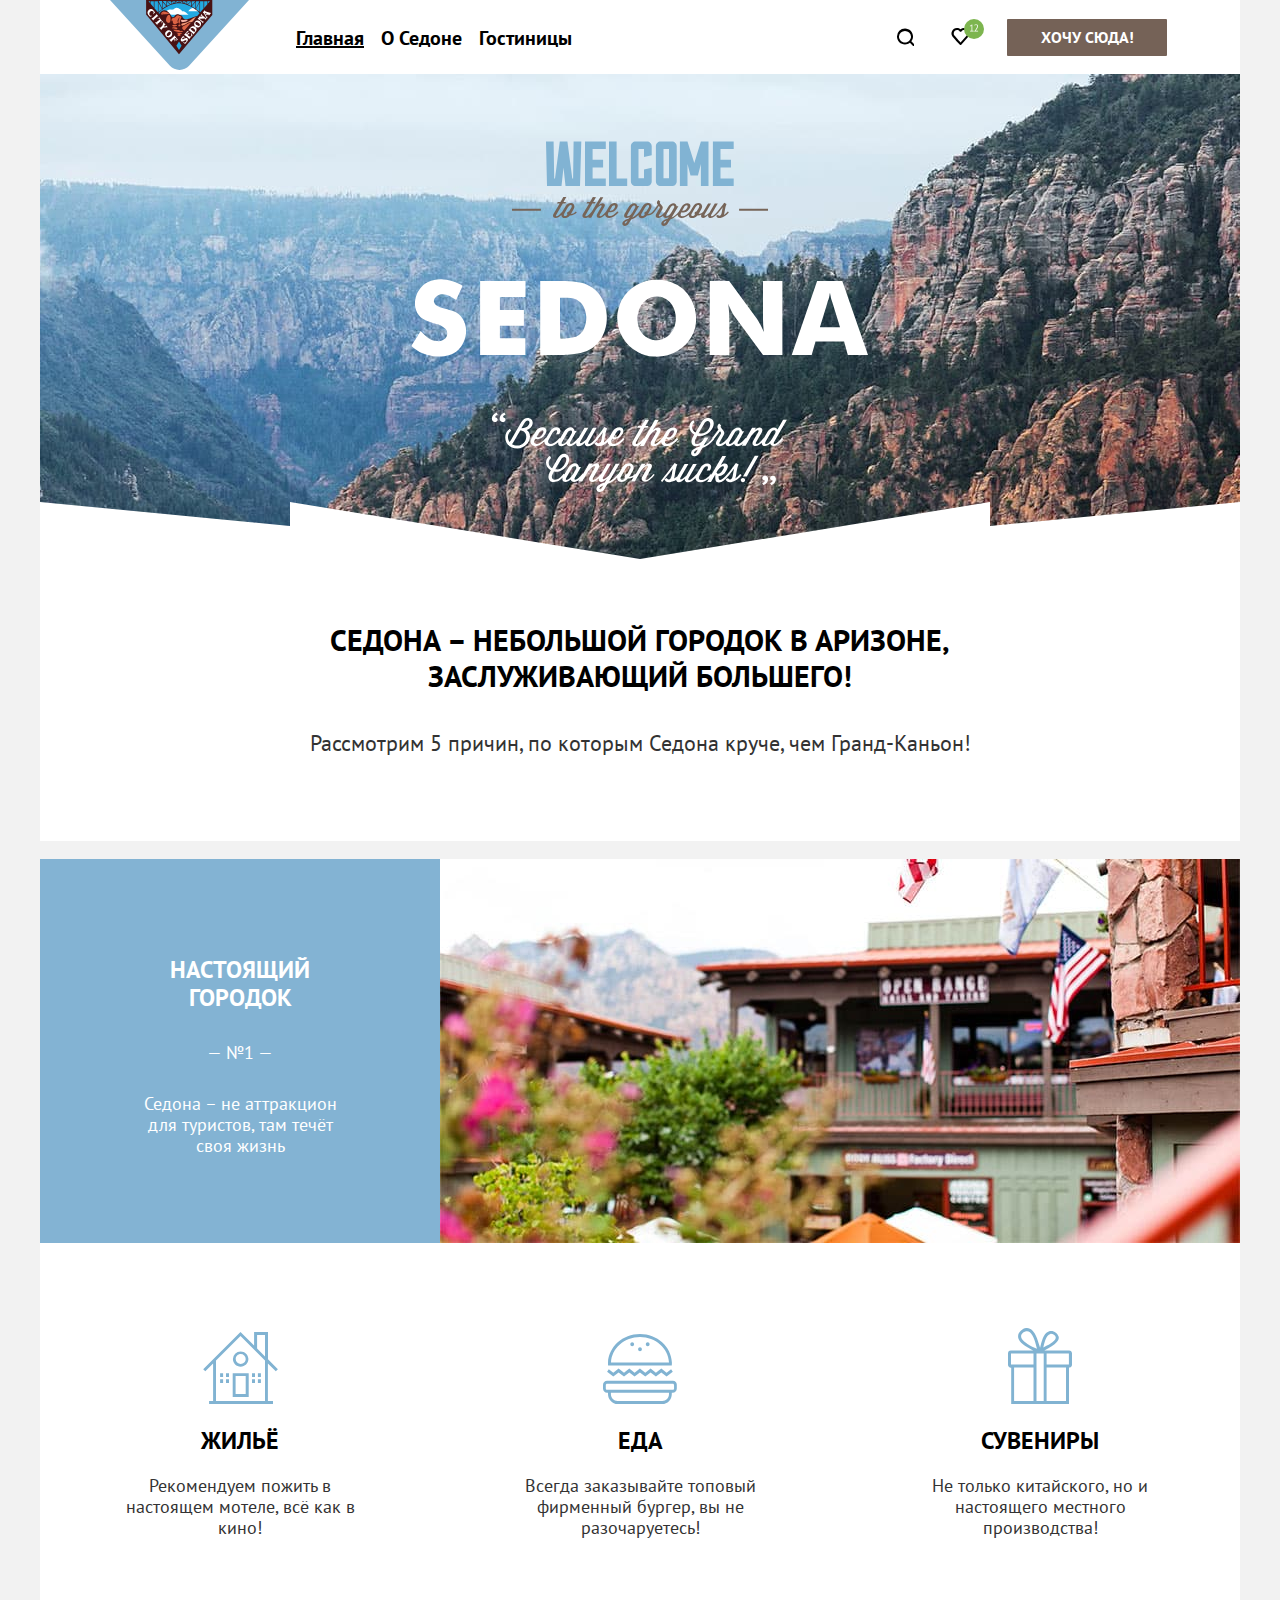
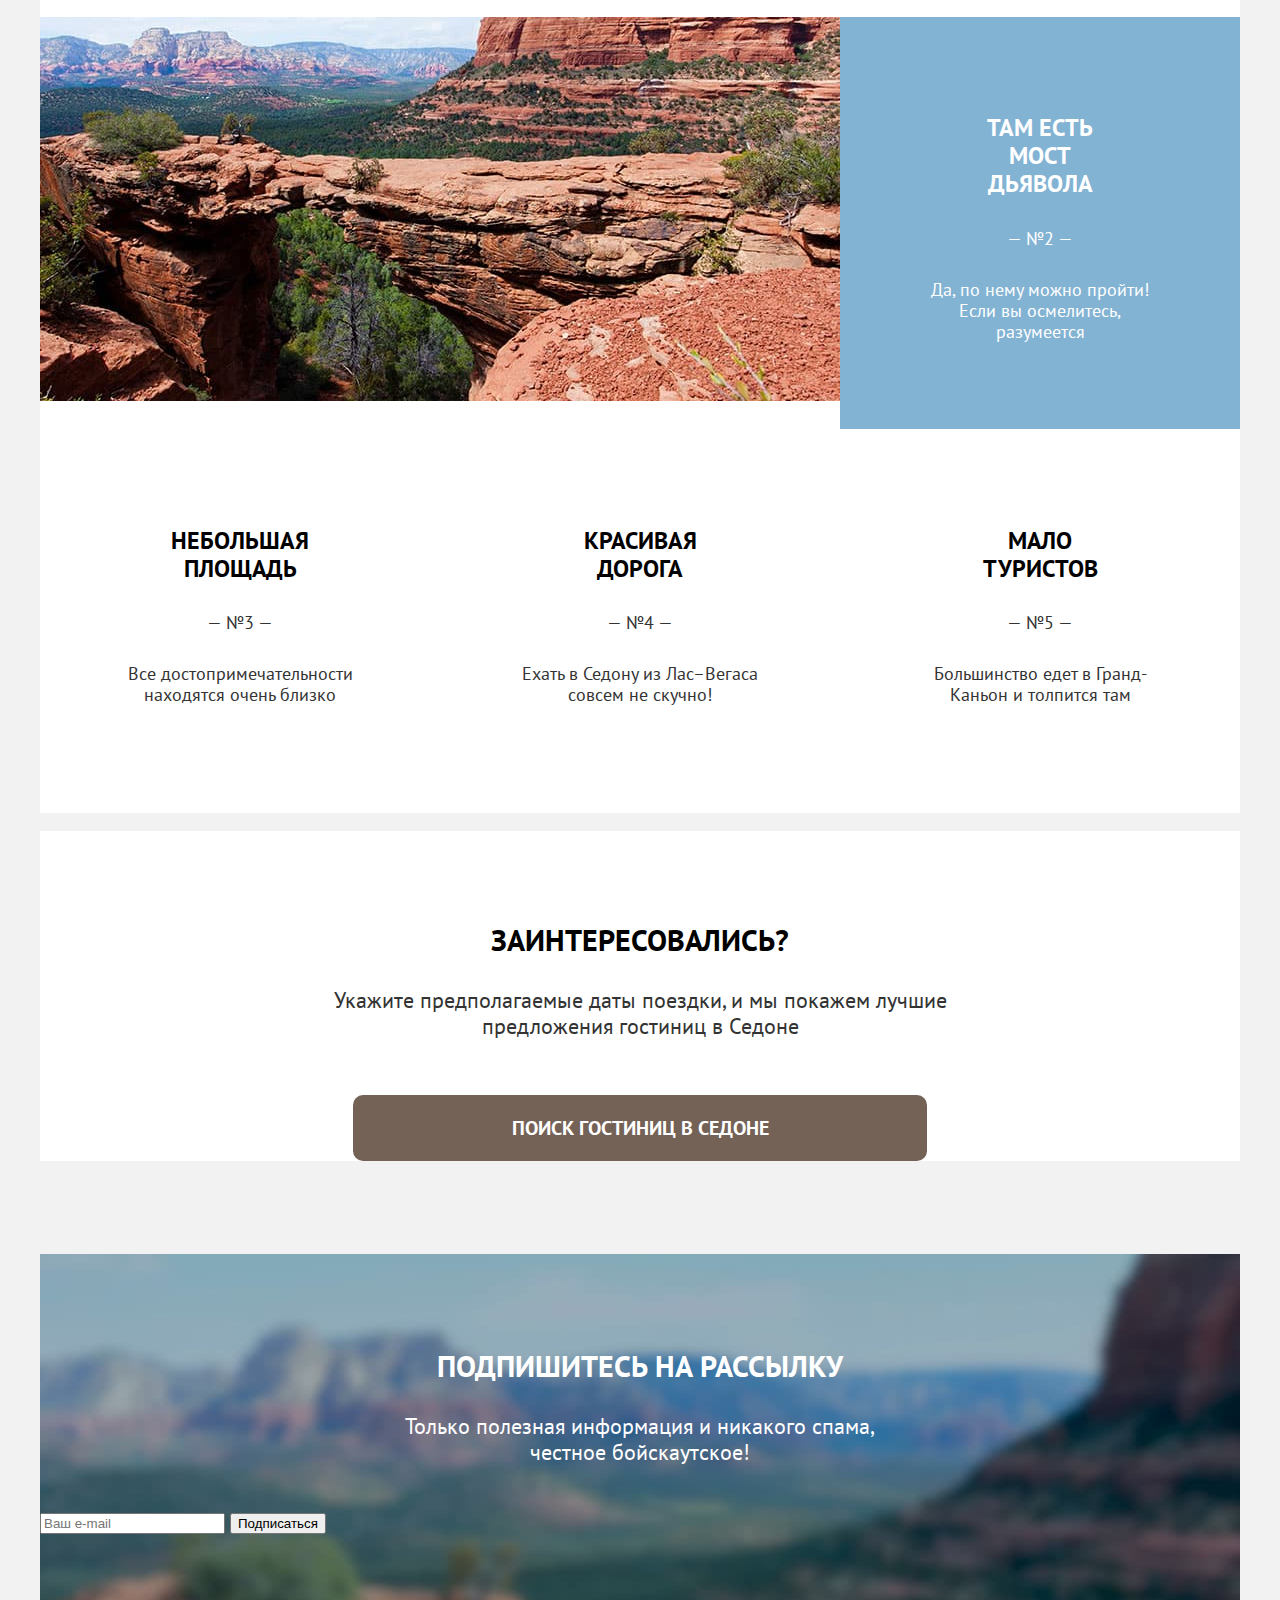
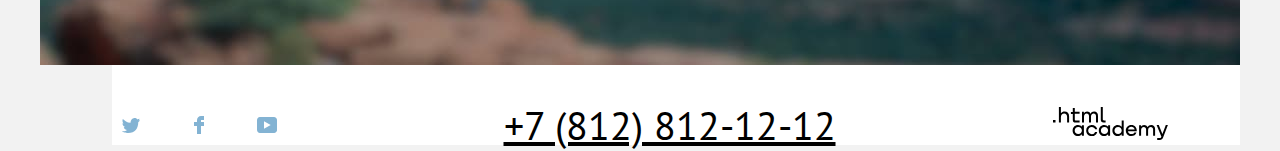
<file: 6/index.html>
<!DOCTYPE html>
<html lang="ru">

<head>
  <meta charset="utf-8">
  <title>HTML Academy: Седона</title>
  <link rel="stylesheet" href="styles/styles.css">
  <base href="https://htmlacademy-htmlcss.github.io/1955917-sedona-33/6/">
</head>

<body>
  <header class="page-header">
    <nav class="navigation">
      <a class="logo">
        <img src="/images/icons/logo.svg" width="139" height="70" alt="Седона">
      </a>
      <ul class="navigation-list">
        <li class="navigation-link-current">
          <a class="navigation-link main-page">Главная</a>
        </li>
        <li>
          <a class="navigation-link about" href="#">О Седоне</a>
        </li>
        <li>
          <a class="navigation-link hotels" href="catalog.html">Гостиницы</a>
        </li>
      </ul>
      <ul class="navigation-list navavigation-user">
        <li>
          <a class="navigation-link-users search" href="#"><span class="visually-hidden">Поиск</span></a>
        </li>
        <li>
          <a class="navigation-link-users favorites" href="#"><span class="visually-hidden">Избранное</span></a>
        </li>
        <li>
          <a class="navigation-link-users wishlist" href="#">Хочу сюда!</a>
        </li>
      </ul>
    </nav>
    </div>
  </header>
  <main class="main-index">
    <div class="page-container">
      <h1 class="visually-hidden">Сайт города Седона</h1>
      <div class="first-screen">
        <div class="sub-first-screen">
          <img src="images/headline/welcome.svg" class="headline" width="458" height="352"
            alt="Welcome to the gorgeous Sedona">
        </div>
        <b class="represent">Седона &ndash; небольшой городок в Аризоне, заслуживающий большего!</b>
        <p class="review">Рассмотрим 5 причин, по которым Седона круче, чем Гранд-Каньон!</p>
      </div>
      <section>
        <ul class="reasons-list">
          <li class="reasons-list-item">
            <div class="reason dark">
              <h2 class="reasons-with-picture">Настоящий городок</h2>
              <span class="number-white">&mdash; &#8470;1 &mdash;</span>
              <p class="reason-white">Седона &ndash; не аттракцион для туристов, там течёт своя жизнь</p>
            </div>
            <img src="images/gallery/gallery-1.jpg" class="reason-one" width="800" height="384"
              alt="Седона-не аттракцион для туристов">
            <ul class="sub-reasons-list">
              <li class="sub-reasons-item house">
                <b class="bold-reasons">Жильё</b>
                <p class="recommendation">Рекомендуем пожить в настоящем мотеле, всё как в кино! </p>
              </li>
              <li class="sub-reasons-item food">
                <b class="bold-reasons">Еда</b>
                <p class="recommendation">Всегда заказывайте топовый фирменный бургер, вы не разочаруетесь!</p>
              </li>
              <li class="sub-reasons-item souvenir">
                <b class="bold-reasons">Сувениры</b>
                <p class="recommendation">Не только китайского, но и настоящего местного производства!</p>
              </li>
            </ul>
          </li>
          <li class="reasons-list-item">
            <img src="images/gallery/gallery-2.jpg" width="800" height="384" alt="Мост дьявола">
            <div class="reason dark">
              <h2 class="reasons-with-picture">Там есть мост дьявола</h2>
              <span class="number-white">&mdash; &#8470;2 &mdash;</span>
              <p class="reason-white">Да, по нему можно пройти! Если вы осмелитесь, разумеется</p>
            </div>
          </li>
          <li class="reasons-list-item">
            <div class="reason">
              <h2 class="last-reasons">Небольшая площадь</h2>
              <span class="number-black">&mdash; &#8470;3 &mdash;</span>
              <p class="reason-black">Все достопримечательности находятся очень близко</p>
            </div>
          </li>
          <li class="reasons-list-item">
            <div class="reason">
              <h2 class="last-reasons">Красивая дорога</h2>
              <span class="number-black">&mdash; &#8470;4 &mdash;</span>
              <p class="reason-black">Ехать в Седону из Лас&ndash;Вегаса совсем не скучно!</p>
            </div>
          </li>
          <li class="reasons-list-item">
            <div class="reason">
              <h2 class="last-reasons">Мало туристов</h2>
              <span class="number-black">&mdash; &#8470;5 &mdash;</span>
              <p class="reason-black">Большинство едет в Гранд-Каньон и толпится там</p>
            </div>
          </li>
        </ul>
      </section>
      <section class="search">
        <h2 class="visually-hidden">Поиск гостиниц</h2>
        <b class="interest">Заинтересовались?</b>
        <p class="info">Укажите предполагаемые даты поездки, и мы покажем лучшие предложения гостиниц в Седоне</p>
        <a href="form.html" class="search-button">Поиск гостиниц в Седоне</a>
      </section>
      <section class="newsletter">
        <h2 class="subcribe">Подпишитесь на рассылку</h2>
        <p class="under-subcribe">Только полезная информация и никакого спама, честное бойскаутское!</p>
        <form class="newsletter-form" action="https://echo.htmlacademy.ru/" method="post">
          <input type="email" id="email" name="email" placeholder="Ваш e-mail">
          <input type="submit" value="Подписаться">
        </form>
      </section>
    </div>
  </main>
  <footer>
    <div class="footer-container">
      <div class="social-network">
        <a href="https://twitter.com/htmlacademy_ru" class="social twitter"><span
            class="visually-hidden">Twitter</span></a>
        <a href="https://www.facebook.com/htmlacademy" class="social facebook"><span
            class="visually-hidden">Facebook</span></a>
        <a href="https://www.youtube.com/user/htmlacademyru" class="social youtube"><span
            class="visually-hidden">Youtube</span></a>
      </div>
      <a href="tel:+78128121212" class="number">+7 (812) 812-12-12</a>
      <a href="https://htmlacademy.ru/study" class="htmlacademy">
        <svg width="115" height="33" fill="none" xmlns="http://www.w3.org/2000/svg">
          <path
            d="M0 12.9v2.6h2.5v-2.6H0ZM11.6 4.5c-1.6 0-2.8.7-3.6 1.7h-.1V0h-2v15.5h2v-5.3c0-2.1 1.3-3.6 3.3-3.6 1.8 0 2.9 1.4 2.9 3.2v5.7h2V9.4c.1-3-1.8-4.9-4.5-4.9ZM26.6 4.8h-4.8V1.1h-2v3.8h-1.9v2h1.9v6c0 1.7 1 2.7 2.7 2.7h4.1v-2h-3.7c-.7 0-1.1-.4-1.1-1.1V6.8h4.8v-2ZM41.1 4.6c-1.6 0-2.9.8-3.5 2.1h-.1c-.6-1.2-1.8-2.1-3.4-2.1-1.4 0-2.5.8-3.1 1.8h-.1V4.8H29v10.6h2V10c0-2 1-3.5 2.6-3.5 1.5 0 2.4 1 2.4 2.6v6.3h2V9.8c0-2.4 1.4-3.3 2.6-3.3 1.5 0 2.4 1 2.4 2.6v6.3h2V8.9c.1-2.5-1.4-4.3-3.9-4.3ZM47.8 12.7c0 1.7 1 2.7 2.8 2.7h2v-2h-1.7c-.7 0-1.1-.4-1.1-1.1V0h-2v12.7ZM28.9 19.7c-.9-1.1-2.2-1.8-3.9-1.8-3.1 0-5.4 2.3-5.4 5.6s2.3 5.6 5.4 5.6c1.8 0 3-.8 3.8-1.9h.1v1.6h2V18.2h-2v1.5Zm-3.6 7.4c-2.2 0-3.6-1.6-3.6-3.6s1.4-3.6 3.6-3.6 3.6 1.6 3.6 3.6c0 1.9-1.4 3.6-3.6 3.6ZM44.2 22c-.5-2.4-2.6-4.1-5.4-4.1a5.4 5.4 0 0 0-5.6 5.6c0 3.1 2.2 5.6 5.6 5.6 2.8 0 4.9-1.8 5.4-4.2h-2.1a3.4 3.4 0 0 1-3.3 2.3c-2.2 0-3.6-1.6-3.6-3.6s1.4-3.6 3.6-3.6c1.6 0 2.8 1 3.3 2.2h2.1V22ZM55.1 19.7c-.9-1.1-2.2-1.8-3.9-1.8-3.1 0-5.4 2.3-5.4 5.6s2.3 5.6 5.4 5.6c1.8 0 3-.8 3.8-1.9h.1v1.6h2V18.2h-2v1.5Zm-3.6 7.4c-2.2 0-3.6-1.6-3.6-3.6s1.4-3.6 3.6-3.6 3.6 1.6 3.6 3.6c0 1.9-1.5 3.6-3.6 3.6ZM68.7 19.8c-.9-1.1-2.2-1.9-3.9-1.9-3.1 0-5.4 2.3-5.4 5.6s2.2 5.6 5.4 5.6c1.7 0 3-.8 3.8-1.8h.1v1.5h2V13.4h-2v6.4Zm-3.6 7.3c-2.2 0-3.6-1.6-3.6-3.6s1.4-3.6 3.6-3.6 3.6 1.6 3.6 3.6c-.1 2-1.5 3.6-3.6 3.6ZM78.3 17.9c-3.3 0-5.5 2.5-5.5 5.6 0 3 2.1 5.6 5.5 5.6 2.5 0 4.5-1.3 5.2-3.6h-2.1c-.5 1-1.6 1.6-3 1.6-1.9 0-3.3-1.3-3.4-2.9h8.8c.2-3.6-2-6.3-5.5-6.3Zm0 1.9c1.7 0 3 1 3.3 2.6h-6.5c.3-1.5 1.5-2.6 3.2-2.6ZM98.2 17.9c-1.6 0-2.9.8-3.6 2h-.1c-.6-1.2-1.8-2-3.4-2-1.4 0-2.5.7-3.1 1.8v-1.5h-1.9v10.6h2v-5.4c0-2 1-3.4 2.6-3.5 1.5 0 2.4 1 2.4 2.6v6.3h2v-5.6c0-2.4 1.4-3.3 2.6-3.3 1.5 0 2.4 1 2.4 2.6v6.3h2v-6.5c.1-2.6-1.4-4.4-3.9-4.4ZM109.4 27l-3.6-8.9h-2.2l4.8 11.6c-.3.9-.7 1.2-1.7 1.2h-2.5v2h2.5c1.8 0 2.8-.8 3.5-2.6l4.7-12.2h-2.1l-3.4 8.9Z"
            fill="#000" /></svg>
      </a>
    </div>
  </footer>
  <div class="modal-container modal-container-close">
    <div class="modal modal-auth">
      <button class="modal-close-button">
        <span class="visually-hidden">Закрыть</span>
      </button>
      <section class="modal-content">
        <h2 class="modal-title">Поиск гостиницы в Седоне</h2>
        <form class="search-form" method="get">
          <div class="date-input-entry modal-date-input">
            <label class="label-date-entry label-modal" for="date-entry">Дата заезда:</label>
            <div class="input-entry">
              <input class="date-entry" type="date" name="date-entry">
              <span class="date-input-helper-text helper-text-error">Мы не можем отправить вас в прошлое.</span>
            </div>
          </div>
          <div class="date-input-departure modal-date-input">
            <label class="label-date-departure label-modal" for="date-departure">Дата выезда:</label>
            <div class="input-entry">
              <input class="date-departure" type="date" name="date-departure">
              <span class="date-input-helper-text">На эти даты есть свободные номера. Пока есть.</span>
            </div>
          </div>
          <div class="input-wrapper">
            <label for="adults">Взрослые:</label>
            <div class="number-input-wrapper">
              <button class="minus number-input-button">-</button>
              <input type="number" id="adults" value="2" name="adults">
              <button class="plus number-input-button">+</button>
            </div>
            <label for="children">Дети:</label>
            <div class="children-input-info">
              <div class="chldren-info-icon"></div>
              <div class="prompt">Укажите количество детей, которые будут с вами, возраст которых от 6 до 18 лет. Дети
                до 6 лет размещаются бесплатно.</div>
            </div>
            <div class="number-input-wrapper">
              <button class="minus number-input-button">-</button>
              <input type="number" id="children" value="1" name="children">
              <button class="plus number-input-button">+</button>
            </div>
          </div>
          <div class="search-button-modal">
            <a href="#" class="modal-search">Найти</a>
          </div>
        </form>
      </section>
    </div>
  </div>
</body>

</html>
</file>
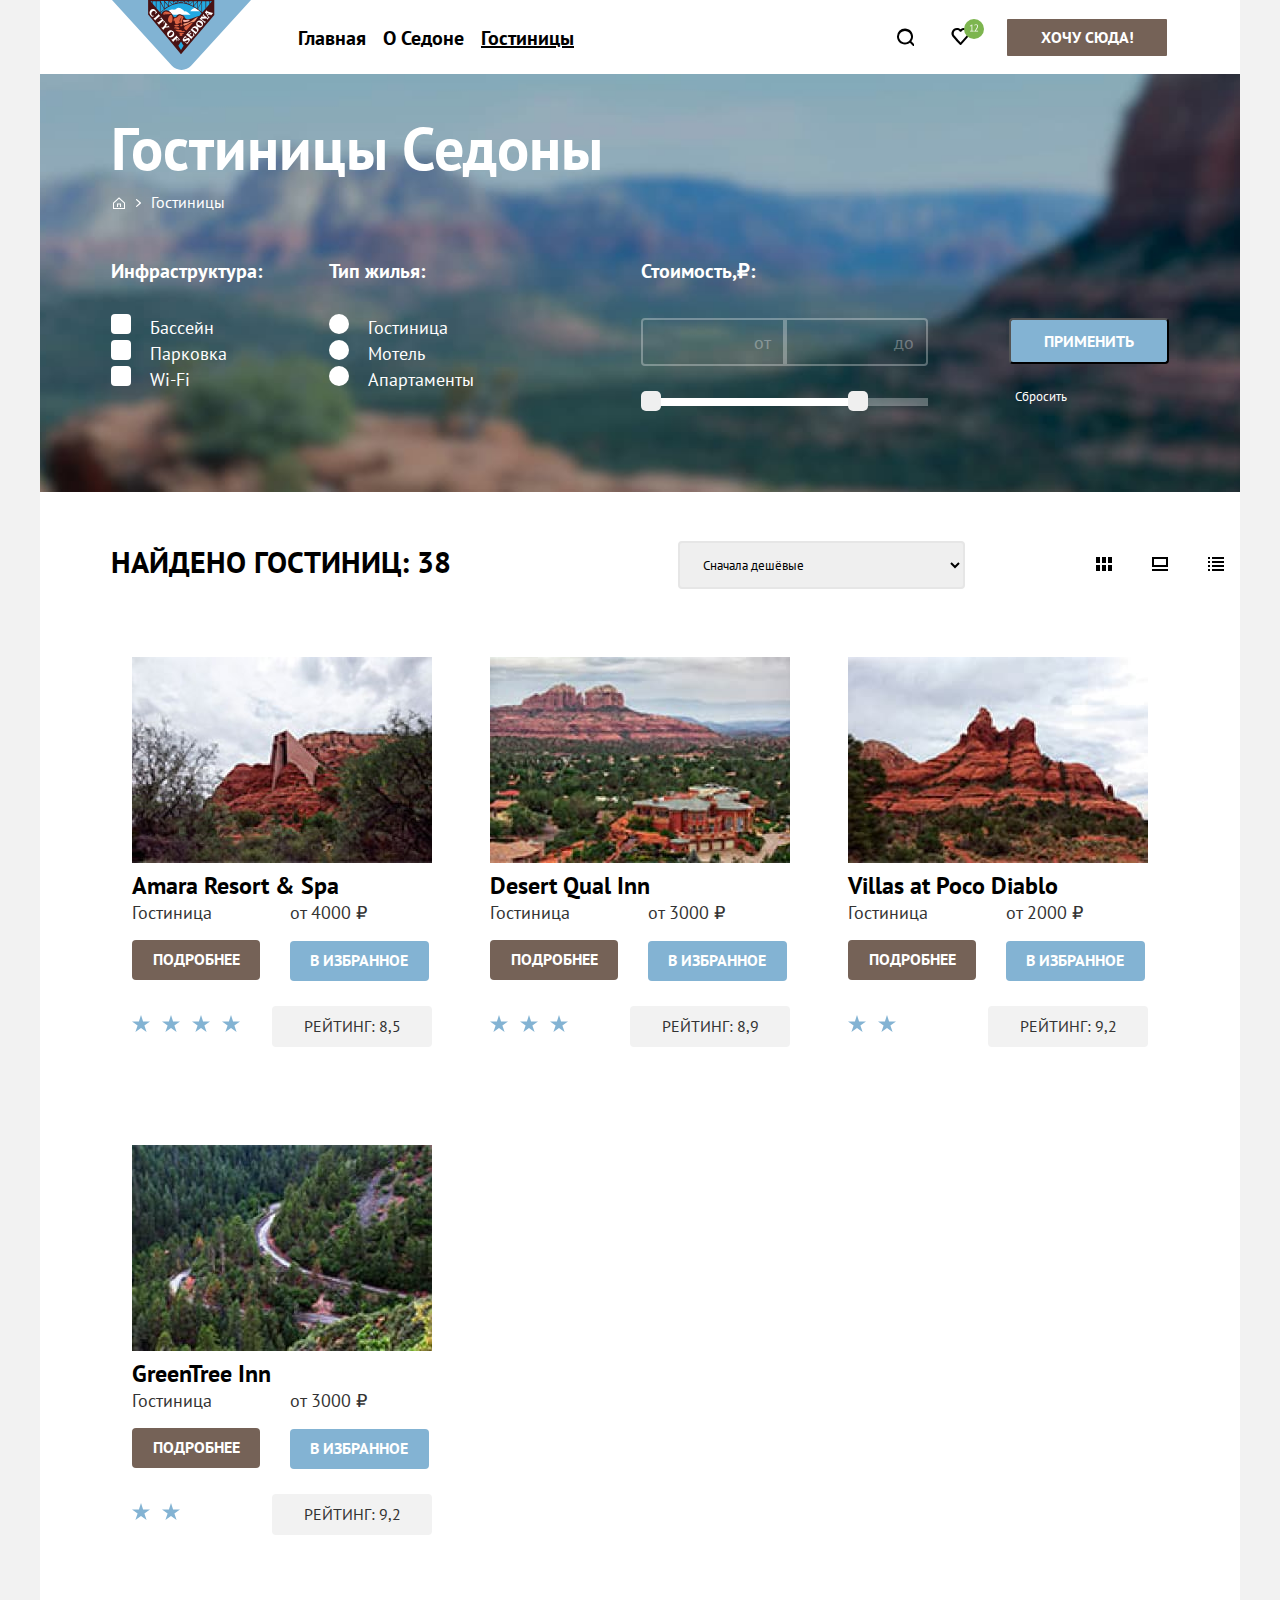
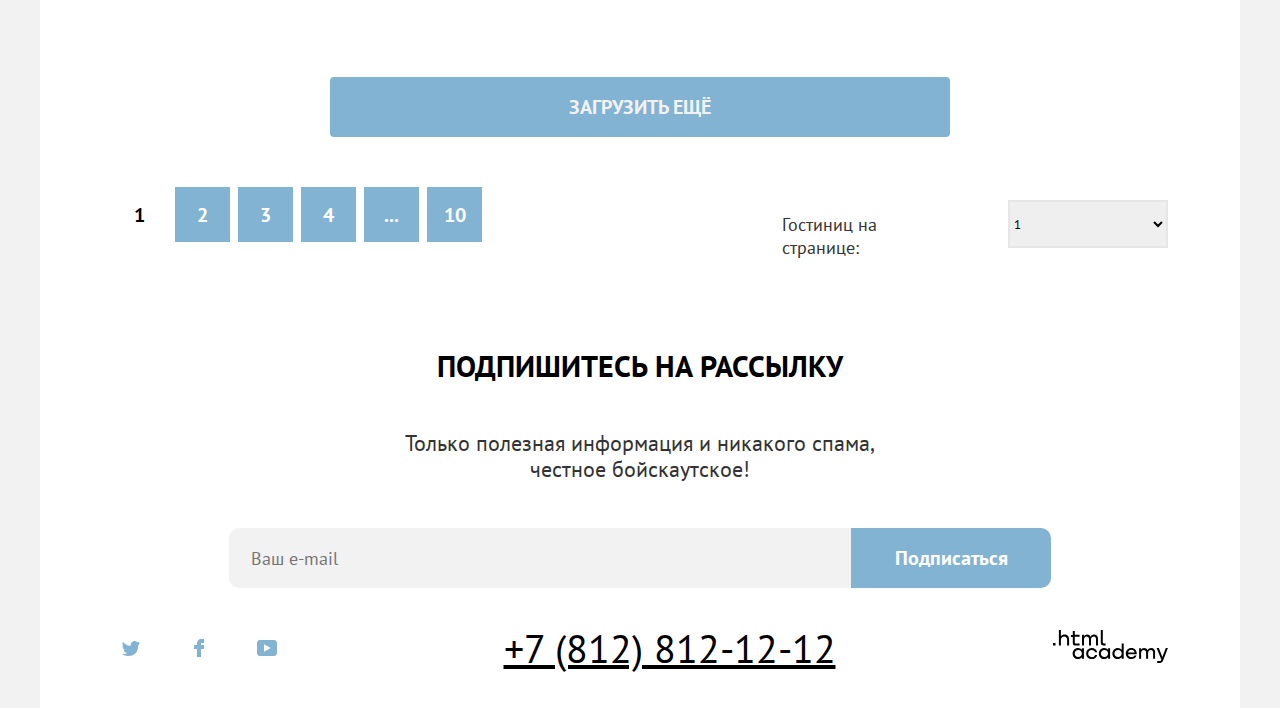
<file: catalog.html>
<!DOCTYPE html>
<html lang="ru">

<head>
  <meta charset="utf-8">
  <title>Каталог</title>
  <link rel="stylesheet" href="styles/styles.css">
</head>

<body>
  <header class="page-header">
    <nav class="navigation"> 
      <a class="logo">
        <img src="/images/icons/logo.svg" width="139"  height="70" alt="Седона">
      </a>
      <ul class="navigation-list">
        <li>
          <a class="navigation-link main-page"  href="index.html">Главная</a>
        </li>
        <li>
          <a class="navigation-link about" href="#">О Седоне</a>
        </li>
        <li class="navigation-link-current">
          <a class="navigation-link hotels">Гостиницы</a>
        </li>
      </ul>
      <ul class="navigation-list navavigation-user">
        <li>
        <a class="navigation-link-users search-icon"  href="#"><span class="visually-hidden">Поиск</span></a>
        </li>
        <li>
        <a class="navigation-link-users favorites"  href="#"><span class="visually-hidden">Избранное</span></a>
        </li>
        <li>
        <a class="navigation-link-users wishlist"  href="#">Хочу сюда!</a>
        </li>
      </ul>
    </nav>
    </div>
  </header>
  <main class="main-container main-inner">
    <header class="search-form">
      <div class="search-form-container">
      <h1 class="hotels-of-Sedona">Гостиницы Седоны</h1>
      <ul class="breadcrumbs">
        <li class="breadcrumbs-item-home breadcrumbs-item">
          <a class="breadcrumbs-link home" href="index.html"><span class="visually-hidden">Главная</span></a>
        </li>
        <li class="breadcrumbs-item">
          <a class="breadcrumbs-link">Гостиницы</a>
        </li>
      </ul>
      <section class="catalog-hotels">
        <h2 class="visually-hidden">Фильтры для поиска</h2>
        <form class="catalog-filter" action="https://echo.htmlacademy.ru" method="get">
          <fieldset class="catalog-filter-group">
            <legend class="catalog-filter-title first">Инфраструктура:</legend>
            <ul class="catalog-filter-list first">
              <li class="chekbox">
                <input class="input-checkbox" type="checkbox" id="checkbox_1">
                <label class="label-checkbox" for="checkbox_1">Бассейн</label>
              <li class="chekbox">
                <input class="input-checkbox" type="checkbox" id="checkbox_2">
                <label class="label-checkbox" for="checkbox_2">Парковка</label>
              <li class="chekbox">
                <input class="input-checkbox" type="checkbox" id="checkbox_3">
                <label class="label-checkbox" for="checkbox_3">Wi-Fi</label>
              </li>
            </ul>
          </fieldset>
          <fieldset class="catalog-filter-group">
            <legend class="catalog-filter-title second">Тип жилья:</legend>
            <ul class="catalog-filter-list second">
              <li class="radio">
                <input class="radio-input" type="radio" id="radio_1" name="radio">
                <label class="radio-label" for="radio_1">Гостиница</label>
              </li>
              <li class="radio">
                <input class="radio-input" type="radio" id="radio_2" name="radio">
                <label class="radio-label" for="radio_2">Мотель</label>
              </li>
              <li class="radio">
                <input class="radio-input" type="radio" id="radio_3" name="radio">
                <label class="radio-label" for="radio_3">Апартаменты</label>
              </li>
            </ul>
          </fieldset>
          <fieldset class="filter-price">
            <legend class="catalog-filter-group third">Стоимость,₽:</legend>
            <div class="range">
              <div class="range-field">
                <label for="range1" class="label-range">от</label>
                <input type="text" id="range1"  class="input-range input-range-from">
              </div>
              <div class="range-field">
                <label for="range2" class="label-range">до</label>
                <input type="text" id="range2" class="input-range input-range-to">
              </div>
            </div>
            <div class="range-bar">
              <div class="range-bar-child">
                <button class="range-btn range-btn-from" type="button"></button>
                <button class="range-btn range-btn-to" type="button"></button>
              </div>
            </div>
            </fieldset>
            <div class="buttons-catalog-filter">
            <button class="button-use" type="submit">Применить</button>
            <input class="button-reset" type="reset" value="Сбросить">
            </div>
        </form>
      </section>
    </header>
    <h2 class="visually-hidden">Найденные гостиницы</h2>
    <div class="filter">
    <div class="hotel-sort-tittle">Найдено гостиниц: 38</div>
    <select class="select-control" aria-label="Сортировка">
      <option value="cheap">Сначала дешёвые</option>
      <option value="expensive">Сначала дорогие</option>
      <option value="popular">Сначала популярные</option>
    </select>
    <ul class="visual-of-page">
      <li class="visual-cards cards">
        <input class="control-input control-input-cards" type="radio" name="view-type" id="control-input-cards" value="cards">
        <label class="control-cards control-cards-cards" for="control-input-cards"></label>
      </li>
      <li class="visual-one-main cards"">
        <input class="control-input control-input-main" type="radio" name="view-type" id="control-input-main" value="one-main">
        <label class="control-cards control-cards-main" for="control-input-main"></label>
      </li>
      <li class="visual-list cards">
        <input class="control-input control-input-list" type="radio" name="view-type" id="control-input-list" value="list">
        <label class="control-cards control-cards-list" for="control-input-list"></label>
      </li>
    </ul>
    </div>
    <div class="right-column">
    <ul class="product-list">
      <li class="product-card">
        <a class="product-card-link" href="product.html">
          <img class="hotel-picture" src="images/catalog-gallery/hotel-1.jpg" width="300" height="206" alt="Amara Resort & Spa">
          <b class="product-card-title">Amara Resort & Spa</b>
        </a>
        <div class="product-catalog">
          <div class="product-price-name">
            <p class="product-card-name">Гостиница</p>
            <a class="product-card-button detail" href="#">Подробнее</a>
          </div>
          <div class="product-price-name">
            <p class="product-card-price">от 4000 &#8381;</p>
            <a class="product-card-button favorites" href="#">В избранное</a>
          </div>
        </div>
        <div class="general-results">
          <div class="rating-result">
            <span class="star"></span>
            <span class="star"></span>
            <span class="star"></span>
            <span class="star"></span>
          </div>
          <p class="rating">Рейтинг: 8,5</p>
        </div>
      </li>
      <li class="product-card">
        <a class="product-card-link" href="product.html">
          <img class="hotel-picture" src="images/catalog-gallery/hotel-2.jpg" width="300" height="206" alt="Desert Qual Inn">
          <b class="product-card-title">Desert Qual Inn</b>
        </a>
        <div class="product-catalog">
          <div class="product-price-name">
            <p class="product-card-name">Гостиница</p>
            <a class="product-card-button detail" href="#">Подробнее</a>
          </div>
          <div class="product-price-name">
            <p class="product-card-price">от 3000 &#8381;</p>
            <a class="product-card-button favorites" href="#">В избранное</a>
          </div>
        </div>
        <div class="general-results">
          <div class="rating-result">
            <span class="star"></span>
            <span class="star"></span>
            <span class="star"></span>
          </div>
          <p class="rating">Рейтинг: 8,9</p>
        </div>
      </li>
      <li class="product-card">
        <a class="product-card-link" href="product.html">
          <img class="hotel-picture" src="images/catalog-gallery/hotel-3.jpg" width="300" height="206" alt="Villas at Poco Diablo">
          <b class="product-card-title">Villas at Poco Diablo</b>
        </a>
        <div class="product-catalog">
          <div class="product-price-name">
            <p class="product-card-name">Гостиница</p>
            <a class="product-card-button detail" href="#">Подробнее</a>
          </div>
          <div class="product-price-name">
            <p class="product-card-price">от 2000 &#8381;</p>
            <a class="product-card-button favorites" href="#">В избранное</a>
          </div>
        </div>
      <div class="general-results">
          <div class="rating-result">
            <span class="star"></span>
            <span class="star"></span>
          </div>
          <p class="rating">Рейтинг: 9,2</p>
      </div>
      </li>
      <li class="product-card">
        <a class="product-card-link" href="product.html">
          <img class="hotel-picture" src="images/catalog-gallery/hotel-4.jpg" width="300" height="206" alt="GreenTree Inn">
          <b class="product-card-title">GreenTree Inn</b>
        </a>
        <div class="product-catalog">
        <div class="product-price-name">
          <p class="product-card-name">Гостиница</p>
          <a class="product-card-button detail" href="#">Подробнее</a>
        </div>
        <div class="product-price-name">
          <p class="product-card-price">от 3000 &#8381;</p>
          <a class="product-card-button favorites" href="#">В избранное</a>
        </div>
      </div>
        <div class="general-results">
          <div class="rating-result">
            <span class="star"></span>
            <span class="star"></span>
          </div>
          <p class="rating">Рейтинг: 9,2</p>
        </div>
      </li>
    </ul>
    </div>
    <a href="#" class="pagination-show-more">Загрузить ещё</a>
    <div class="pre-pagination">
    <ul class="pagination">
      <li class="pagination-item">
        <a class="pagination-link pagination-current">1</a>
      </li>
      <li class="pagination-item">
        <a class="pagination-link" href="#">2</a>
      </li>
      <li class="pagination-item">
        <a class="pagination-link" href="#">3</a>
      </li>
      <li class="pagination-item">
        <a class="pagination-link" href="#">4</a>
      </li>
      <li class="pagination-item">
        <a class="pagination-link" href="#">...</a>
      </li>
      <li class="pagination-item">
        <a class="pagination-link" href="#">10</a>
      </li>
    </ul>
    <p class="number-of-hotels">Гостиниц на странице:</p>
    <select class="number-of-hotels amount">
      <option value="one" class="numbers">1</option>
      <option value="two" class="numbers">2</option>
      <option value="three" class="numbers">3</option>
      <option value="four" class="numbers">4</option>
    </select>
    </div>
    <section class="newsletter-catalog">
      <h2 class="subcribe-catalog">Подпишитесь на рассылку</h2>
      <p class="under-subcribe-catalog">Только полезная информация и никакого спама, честное бойскаутское!</p>
      <form class="newsletter-form" action="https://echo.htmlacademy.ru/" method="post">
        <input type="email" id="email" name="email" class="email" placeholder="Ваш e-mail">
        <input type="submit" value="Подписаться" class="submit">
      </form>
    </section>
    </div>
  </main>
  <footer  class="page-footer">
    <div class="social-network">
      <a href="https://twitter.com/htmlacademy_ru" class="social twitter"><span class="visually-hidden">Twitter</span></a>
      <a href="https://www.facebook.com/htmlacademy" class="social facebook"><span class="visually-hidden">Facebook</span></a>
      <a href="https://www.youtube.com/user/htmlacademyru" class="social youtube"><span class="visually-hidden">Youtube</span></a>
    </div>
    <a href="tel:+78128121212"  class="number">+7 (812) 812-12-12</a>
    <a href="https://htmlacademy.ru/study" class="htmlacademy">
      <svg width="115" height="33" fill="none" xmlns="http://www.w3.org/2000/svg"><path d="M0 12.9v2.6h2.5v-2.6H0ZM11.6 4.5c-1.6 0-2.8.7-3.6 1.7h-.1V0h-2v15.5h2v-5.3c0-2.1 1.3-3.6 3.3-3.6 1.8 0 2.9 1.4 2.9 3.2v5.7h2V9.4c.1-3-1.8-4.9-4.5-4.9ZM26.6 4.8h-4.8V1.1h-2v3.8h-1.9v2h1.9v6c0 1.7 1 2.7 2.7 2.7h4.1v-2h-3.7c-.7 0-1.1-.4-1.1-1.1V6.8h4.8v-2ZM41.1 4.6c-1.6 0-2.9.8-3.5 2.1h-.1c-.6-1.2-1.8-2.1-3.4-2.1-1.4 0-2.5.8-3.1 1.8h-.1V4.8H29v10.6h2V10c0-2 1-3.5 2.6-3.5 1.5 0 2.4 1 2.4 2.6v6.3h2V9.8c0-2.4 1.4-3.3 2.6-3.3 1.5 0 2.4 1 2.4 2.6v6.3h2V8.9c.1-2.5-1.4-4.3-3.9-4.3ZM47.8 12.7c0 1.7 1 2.7 2.8 2.7h2v-2h-1.7c-.7 0-1.1-.4-1.1-1.1V0h-2v12.7ZM28.9 19.7c-.9-1.1-2.2-1.8-3.9-1.8-3.1 0-5.4 2.3-5.4 5.6s2.3 5.6 5.4 5.6c1.8 0 3-.8 3.8-1.9h.1v1.6h2V18.2h-2v1.5Zm-3.6 7.4c-2.2 0-3.6-1.6-3.6-3.6s1.4-3.6 3.6-3.6 3.6 1.6 3.6 3.6c0 1.9-1.4 3.6-3.6 3.6ZM44.2 22c-.5-2.4-2.6-4.1-5.4-4.1a5.4 5.4 0 0 0-5.6 5.6c0 3.1 2.2 5.6 5.6 5.6 2.8 0 4.9-1.8 5.4-4.2h-2.1a3.4 3.4 0 0 1-3.3 2.3c-2.2 0-3.6-1.6-3.6-3.6s1.4-3.6 3.6-3.6c1.6 0 2.8 1 3.3 2.2h2.1V22ZM55.1 19.7c-.9-1.1-2.2-1.8-3.9-1.8-3.1 0-5.4 2.3-5.4 5.6s2.3 5.6 5.4 5.6c1.8 0 3-.8 3.8-1.9h.1v1.6h2V18.2h-2v1.5Zm-3.6 7.4c-2.2 0-3.6-1.6-3.6-3.6s1.4-3.6 3.6-3.6 3.6 1.6 3.6 3.6c0 1.9-1.5 3.6-3.6 3.6ZM68.7 19.8c-.9-1.1-2.2-1.9-3.9-1.9-3.1 0-5.4 2.3-5.4 5.6s2.2 5.6 5.4 5.6c1.7 0 3-.8 3.8-1.8h.1v1.5h2V13.4h-2v6.4Zm-3.6 7.3c-2.2 0-3.6-1.6-3.6-3.6s1.4-3.6 3.6-3.6 3.6 1.6 3.6 3.6c-.1 2-1.5 3.6-3.6 3.6ZM78.3 17.9c-3.3 0-5.5 2.5-5.5 5.6 0 3 2.1 5.6 5.5 5.6 2.5 0 4.5-1.3 5.2-3.6h-2.1c-.5 1-1.6 1.6-3 1.6-1.9 0-3.3-1.3-3.4-2.9h8.8c.2-3.6-2-6.3-5.5-6.3Zm0 1.9c1.7 0 3 1 3.3 2.6h-6.5c.3-1.5 1.5-2.6 3.2-2.6ZM98.2 17.9c-1.6 0-2.9.8-3.6 2h-.1c-.6-1.2-1.8-2-3.4-2-1.4 0-2.5.7-3.1 1.8v-1.5h-1.9v10.6h2v-5.4c0-2 1-3.4 2.6-3.5 1.5 0 2.4 1 2.4 2.6v6.3h2v-5.6c0-2.4 1.4-3.3 2.6-3.3 1.5 0 2.4 1 2.4 2.6v6.3h2v-6.5c.1-2.6-1.4-4.4-3.9-4.4ZM109.4 27l-3.6-8.9h-2.2l4.8 11.6c-.3.9-.7 1.2-1.7 1.2h-2.5v2h2.5c1.8 0 2.8-.8 3.5-2.6l4.7-12.2h-2.1l-3.4 8.9Z" fill="#000"/></svg>
    </a>
  </footer>
</body>

</html>
</file>
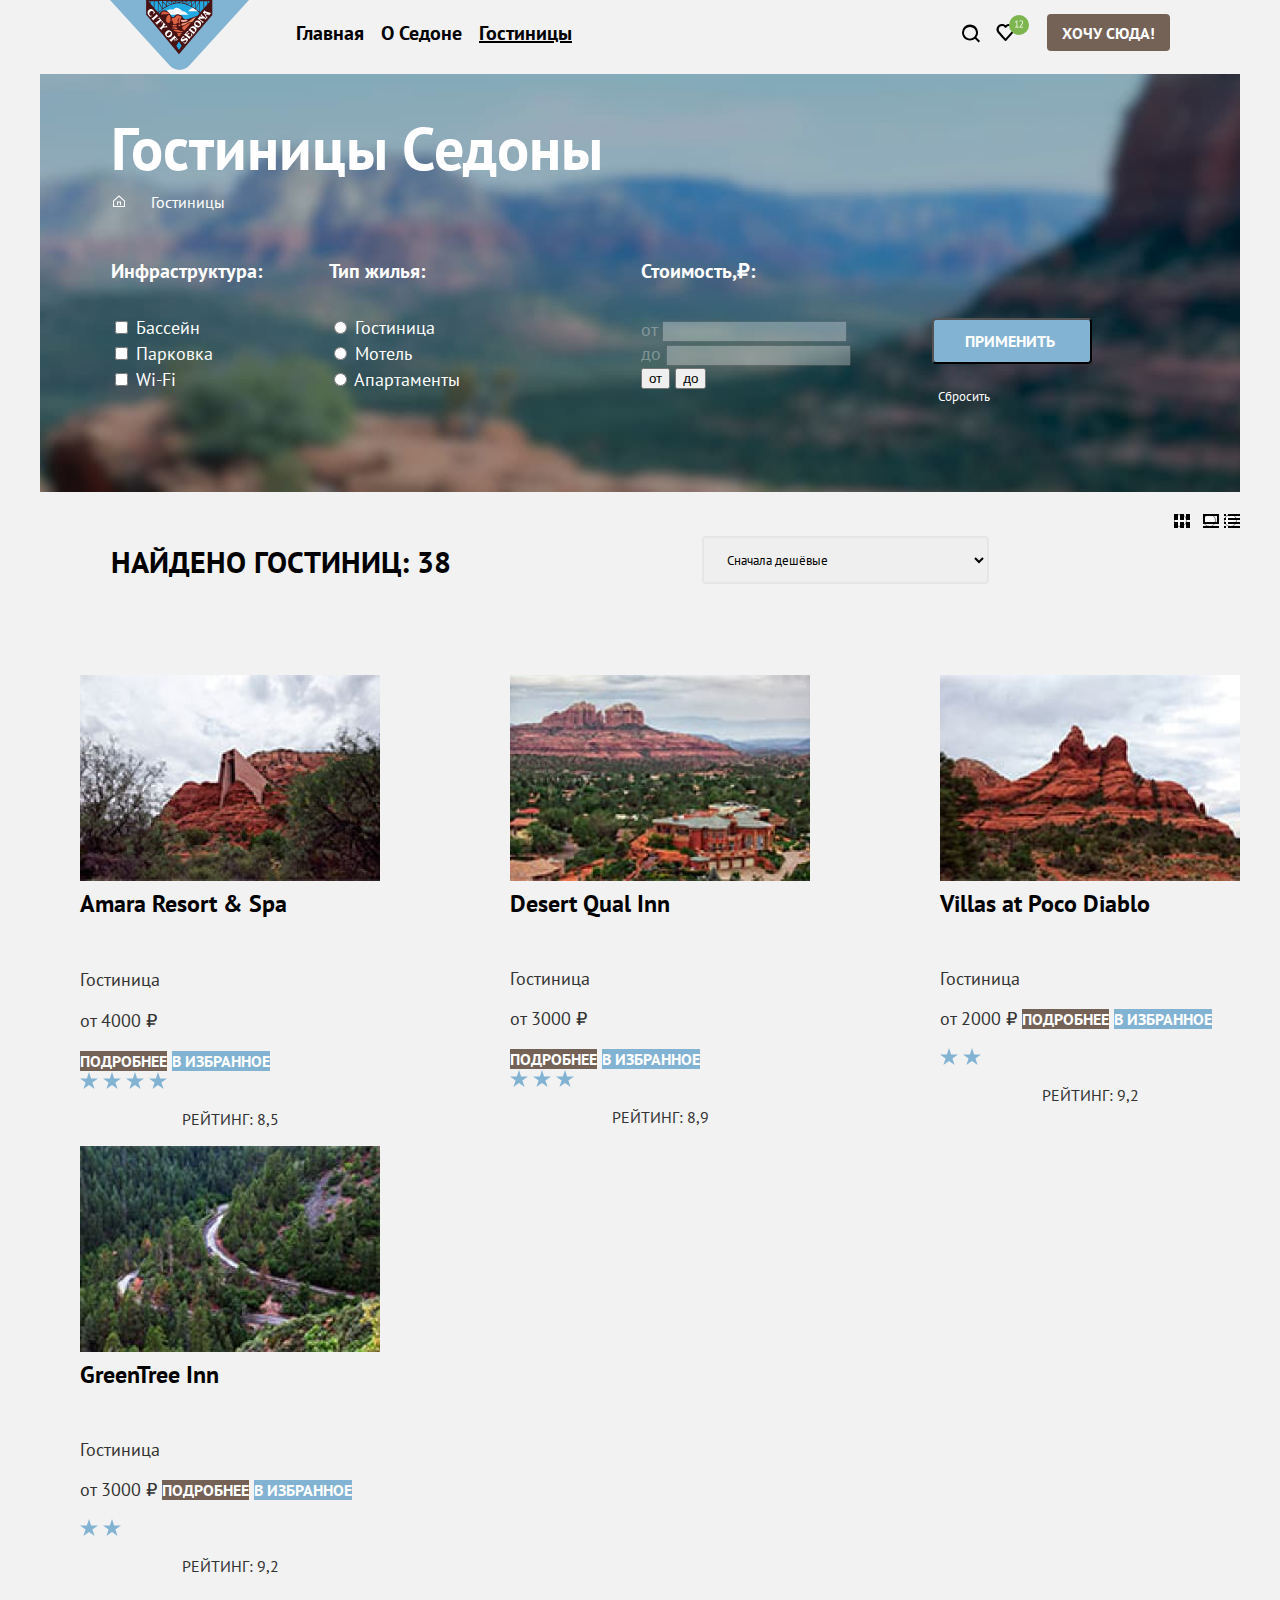
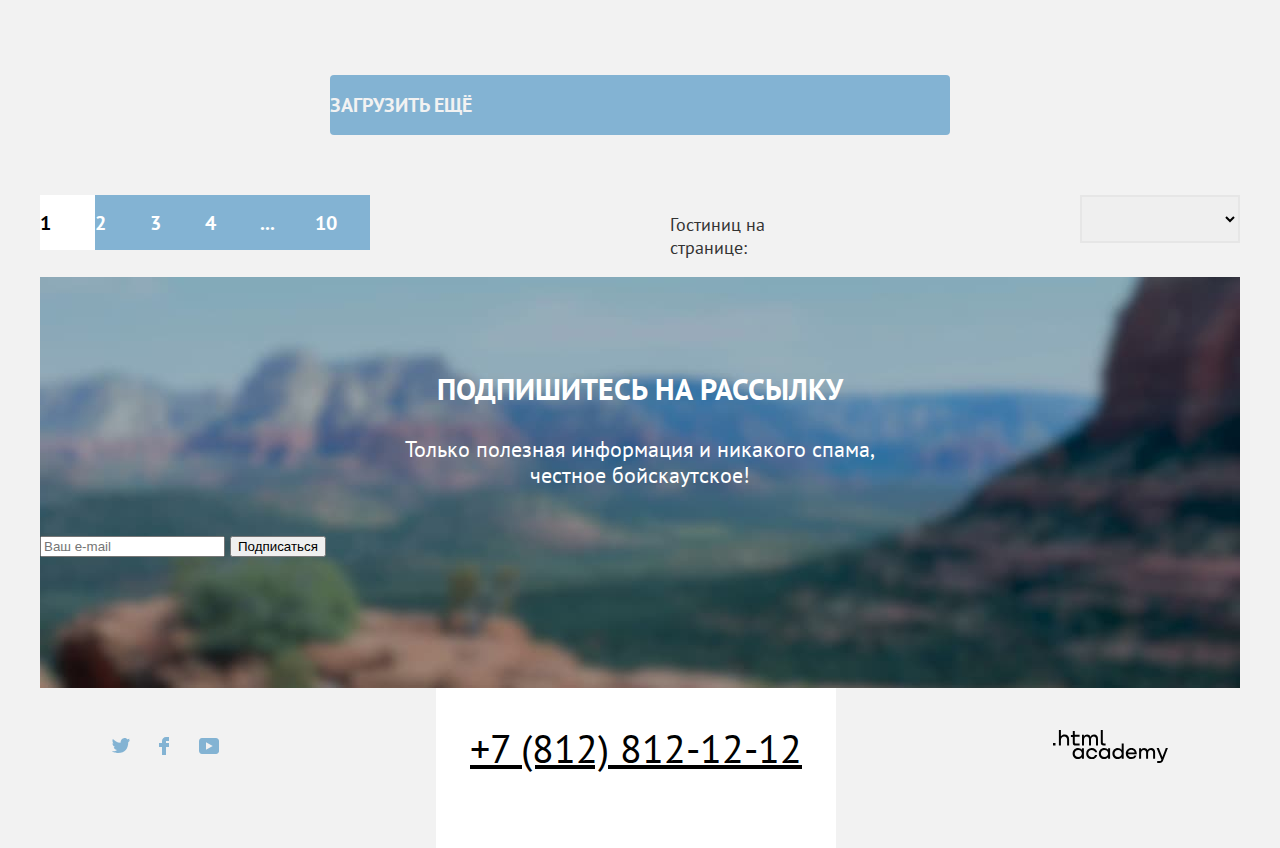
<file: 4/catalog.html>
<!DOCTYPE html>
<html lang="ru">

<head>
  <meta charset="utf-8">
  <title>Каталог</title>
  <link rel="stylesheet" href="styles/styles.css">
  <base href="https://htmlacademy-htmlcss.github.io/1955917-sedona-33/4/">
</head>

<body>
  <header class="page-header">
    <nav class="navigation"> 
      <a class="logo">
        <img src="/images/icons/logo.svg" width="139"  height="70" alt="Седона">
      </a>
      <ul class="navigation-list">
        <li>
          <a class="navigation-link main-page"  href="index.html">Главная</a>
        </li>
        <li>
          <a class="navigation-link about" href="#">О Седоне</a>
        </li>
        <li class="navigation-link-current">
          <a class="navigation-link hotels">Гостиницы</a>
        </li>
      </ul>
      <ul class="navigation-list navavigation-user">
        <li>
        <a class="navigation-link-users search"  href="#"><span class="visually-hidden">Поиск</span></a>
        </li>
        <li>
        <a class="navigation-link-users favorites"  href="#"><span class="visually-hidden">Избранное</span></a>
        </li>
        <li>
        <a class="navigation-link-users wishlist"  href="#">Хочу сюда!</a>
        </li>
      </ul>
    </nav>
    </div>
  </header>
  <main class="main-container main-inner">
    <header class="page-footer">
      <div class="page-footer-container">
      <h1 class="hotels-of-Sedona">Гостиницы Седоны</h1>
      <ul class="breadcrumbs">
        <li class="breadcrumbs-item-home">
          <a class="breadcrumbs-link home" href="index.html"><span class="visually-hidden">Главная</span></a>
        </li>
        <li class="breadcrumbs-item">
          <a class="breadcrumbs-link">Гостиницы</a>
        </li>
      </ul>
      <section class="catalog-hotels">
        <h2 class="visually-hidden">Фильтры для поиска</h2>
        <form class="catalog-filter" action="https://echo.htmlacademy.ru" method="get">
          <fieldset class="catalog-filter-group">
            <legend class="catalog-filter-title first">Инфраструктура:</legend>
            <ul class="catalog-filter-list first">
              <li class="catalog-filter-item">
                <label class="control">
                  <input class="control-input infrastructure" type="checkbox" name="swimming-pool">
                  Бассейн
                </label>
              <li class="catalog-filter-item">
                <label class="control">
                  <input class="control-input infrastructure" type="checkbox" name="parking">
                  Парковка
                </label>
              <li class="catalog-filter-item">
                <label class="control">
                  <input class="control-input infrastructure" type="checkbox" name="Wi-Fi">
                  Wi-Fi
                </label>
              </li>
            </ul>
          </fieldset>
          <fieldset class="catalog-filter-group">
            <legend class="catalog-filter-title second">Тип жилья:</legend>
            <ul class="catalog-filter-list second">
              <li class="catalog-filter-item">
                <label class="control">
                  <input class="control-input" type="radio" name="type-of-living" value="hotel">
                  Гостиница
                </label>
              </li>
              <li class="catalog-filter-item">
                <label class="control">
                  <input class="control-input" type="radio" name="type-of-living" value="motel">
                  Мотель
                </label>
              </li>
              <li class="catalog-filter-item">
                <label class="control">
                  <input class="control-input" type="radio" name="type-of-living" value="apartments">
                  Апартаменты
                </label>
              </li>
            </ul>
          </fieldset>
          <fieldset class="filter-price">
            <legend class="catalog-filter-group third">Стоимость,₽:</legend>
            <div class="range">
              <div class="range-field">
                <label for="range1">от</label>
                <input type="text" id="range1">
              </div>
              <div class="range-field">
                <label for="range2">до</label>
                <input type="text" id="range2">
              </div>
            </div>
            <div class="range-bar">
              <button class="range-btn range-btn-from" type="button">от</button>
              <button class="range-btn range-btn-to" type="button">до</button>
            </div>
            </fieldset>
            <div class="buttons-catalog-filter">
            <button class="button-use" type="submit">Применить</button>
            <input class="button-reset" type="reset" value="Сбросить">
            </div>
        </form>
      </section>
    </header>
    <h2 class="visually-hidden">Найденные гостиницы</h2>
    <div class="filter">
    <div class="hotel-sort-tittle">Найдено гостиниц: 38</div>
    <select class="select-control" aria-label="Сортировка">
      <option value="cheap">Сначала дешёвые</option>
      <option value="expensive">Сначала дорогие</option>
      <option value="popular">Сначала популярные</option>
    </select>
    <ul class="visual-of-page">
      <li class="visual-cards">
        <label class="control">
          <input class="control-input-cards" type="radio" name="view-type" value="cards">
        </label>
      </li>
      <li class=visual-one-main"">
        <label class="control">
          <input class="control-input-main" type="radio" name="view-type" value="one-main">
        </label>
      </li>
      <li class="visual-list">
        <label class="control">
          <input class="control-input-list" type="radio" name="view-type" value="list">
        </label>
      </li>
    </ul>
    </div>
    <div class="right-column">
    <ul class="product-list">
      <li class="product-card">
        <a class="product-card-link" href="product.html">
          <img class="" src="images/catalog-gallery/hotel-1.jpg" width="300" height="206" alt="Amara Resort & Spa">
          <b class="product-card-title">Amara Resort & Spa</b>
        </a>
        <p class="product-card-name">Гостиница</p>
        <p class="product-card-price">от 4000 &#8381;</p>
          <a class="product-card-button detail" href="#">Подробнее</a>
          <a class="product-card-button favorites" href="#">В избранное</a>
          <div class="rating-result">
            <span class="star"></span>
            <span class="star"></span>
            <span class="star"></span>
            <span class="star"></span>
          </div>
          <p class="rating">Рейтинг: 8,5</p>
      </li>
      <li class="product-card">
        <a class="product-card-link" href="product.html">
          <img class="" src="images/catalog-gallery/hotel-2.jpg" width="300" height="206" alt="Desert Qual Inn">
          <b class="product-card-title">Desert Qual Inn</b>
        </a>
        <p class="product-card-name"></p>Гостиница</p>
        <p class="product-card-price">от 3000 &#8381;</p>
          <a class="product-card-button detail" href="#">Подробнее</a>
          <a class="product-card-button favorites" href="#">В избранное</a>
          <div class="rating-result">
            <span class="star"></span>
            <span class="star"></span>
            <span class="star"></span>
          </div>
          <p class="rating">Рейтинг: 8,9</p>
      </li>
      <li class="product-card">
        <a class="product-card-link" href="product.html">
          <img class="" src="images/catalog-gallery/hotel-3.jpg" width="300" height="206" alt="Villas at Poco Diablo">
          <b class="product-card-title">Villas at Poco Diablo</b>
        </a>
        <p class="product-card-name"></p>Гостиница</p>
        <p class="product-card-price">от 2000 &#8381;</b>
          <a class="product-card-button detail" href="#">Подробнее</a>
          <a class="product-card-button favorites" href="#">В избранное</a>
          <div class="rating-result">
            <span class="star"></span>
            <span class="star"></span>
          </div>
          <p class="rating">Рейтинг: 9,2</p>
      </li>
      <li class="product-card">
        <a class="product-card-link" href="product.html">
          <img class="" src="images/catalog-gallery/hotel-4.jpg" width="300" height="206" alt="GreenTree Inn">
          <b class="product-card-title">GreenTree Inn</b>
        </a>
        <p class="product-card-name"></p>Гостиница</p>
        <p class="product-card-price">от 3000 &#8381;</b>
          <a class="product-card-button detail" href="#">Подробнее</a>
          <a class="product-card-button favorites" href="#">В избранное</a>
          <div class="rating-result">
            <span class="star"></span>
            <span class="star"></span>
          <p class="rating">Рейтинг: 9,2</p>
      </li>
    </ul>
    </div>
    <a href="#" class="pagination-show-more">Загрузить ещё</a>
    <div class="pre-pagination">
    <ul class="pagination">
      <li class="pagination-item">
        <a class="pagination-link pagination-current">1</a>
      </li>
      <li class="pagination-item">
        <a class="pagination-link" href="#">2</a>
      </li>
      <li class="pagination-item">
        <a class="pagination-link" href="#">3</a>
      </li>
      <li class="pagination-item">
        <a class="pagination-link" href="#">4</a>
      </li>
      <li class="pagination-item">
        <a class="pagination-link" href="#">...</a>
      </li>
      <li class="pagination-item">
        <a class="pagination-link" href="#">10</a>
      </li>
    </ul>
    <p class="number-of-hotels">Гостиниц на странице:</p>
    <select class="number-of-hotels amount">
      <option value="one" class="numbers">1</option>
      <option value="two" class="numbers">2</option>
      <option value="three" class="numbers">3</option>
      <option value="four" class="numbers">4</option>
    </select>
    </div>
    <section class="newsletter">
      <h2 class="subcribe">Подпишитесь на рассылку</h2>
      <p class="under-subcribe">Только полезная информация и никакого спама, честное бойскаутское!</p>
      <form class="newsletter-form" action="https://echo.htmlacademy.ru/" method="post">
        <input type="email" id="email" name="email" placeholder="Ваш e-mail">
        <input type="submit" value="Подписаться">
      </form>
    </section>
    </div>
  </main>
  <footer>
    <div class="footer-container">
    <div class="social-network">
      <a href="https://twitter.com/htmlacademy_ru" class="twitter"><span class="visually-hidden">Twitter</span></a>
      <a href="https://www.facebook.com/htmlacademy" class="facebook"><span class="visually-hidden">Facebook</span></a>
      <a href="https://www.youtube.com/user/htmlacademyru" class="youtube"><span class="visually-hidden">Youtube</span></a>
    </div>
    <a href="tel:+78128121212"  class="number">+7 (812) 812-12-12</a>
    <a href="https://htmlacademy.ru/study" class="htmlacademy">
      <svg width="115" height="33" fill="none" xmlns="http://www.w3.org/2000/svg"><path d="M0 12.9v2.6h2.5v-2.6H0ZM11.6 4.5c-1.6 0-2.8.7-3.6 1.7h-.1V0h-2v15.5h2v-5.3c0-2.1 1.3-3.6 3.3-3.6 1.8 0 2.9 1.4 2.9 3.2v5.7h2V9.4c.1-3-1.8-4.9-4.5-4.9ZM26.6 4.8h-4.8V1.1h-2v3.8h-1.9v2h1.9v6c0 1.7 1 2.7 2.7 2.7h4.1v-2h-3.7c-.7 0-1.1-.4-1.1-1.1V6.8h4.8v-2ZM41.1 4.6c-1.6 0-2.9.8-3.5 2.1h-.1c-.6-1.2-1.8-2.1-3.4-2.1-1.4 0-2.5.8-3.1 1.8h-.1V4.8H29v10.6h2V10c0-2 1-3.5 2.6-3.5 1.5 0 2.4 1 2.4 2.6v6.3h2V9.8c0-2.4 1.4-3.3 2.6-3.3 1.5 0 2.4 1 2.4 2.6v6.3h2V8.9c.1-2.5-1.4-4.3-3.9-4.3ZM47.8 12.7c0 1.7 1 2.7 2.8 2.7h2v-2h-1.7c-.7 0-1.1-.4-1.1-1.1V0h-2v12.7ZM28.9 19.7c-.9-1.1-2.2-1.8-3.9-1.8-3.1 0-5.4 2.3-5.4 5.6s2.3 5.6 5.4 5.6c1.8 0 3-.8 3.8-1.9h.1v1.6h2V18.2h-2v1.5Zm-3.6 7.4c-2.2 0-3.6-1.6-3.6-3.6s1.4-3.6 3.6-3.6 3.6 1.6 3.6 3.6c0 1.9-1.4 3.6-3.6 3.6ZM44.2 22c-.5-2.4-2.6-4.1-5.4-4.1a5.4 5.4 0 0 0-5.6 5.6c0 3.1 2.2 5.6 5.6 5.6 2.8 0 4.9-1.8 5.4-4.2h-2.1a3.4 3.4 0 0 1-3.3 2.3c-2.2 0-3.6-1.6-3.6-3.6s1.4-3.6 3.6-3.6c1.6 0 2.8 1 3.3 2.2h2.1V22ZM55.1 19.7c-.9-1.1-2.2-1.8-3.9-1.8-3.1 0-5.4 2.3-5.4 5.6s2.3 5.6 5.4 5.6c1.8 0 3-.8 3.8-1.9h.1v1.6h2V18.2h-2v1.5Zm-3.6 7.4c-2.2 0-3.6-1.6-3.6-3.6s1.4-3.6 3.6-3.6 3.6 1.6 3.6 3.6c0 1.9-1.5 3.6-3.6 3.6ZM68.7 19.8c-.9-1.1-2.2-1.9-3.9-1.9-3.1 0-5.4 2.3-5.4 5.6s2.2 5.6 5.4 5.6c1.7 0 3-.8 3.8-1.8h.1v1.5h2V13.4h-2v6.4Zm-3.6 7.3c-2.2 0-3.6-1.6-3.6-3.6s1.4-3.6 3.6-3.6 3.6 1.6 3.6 3.6c-.1 2-1.5 3.6-3.6 3.6ZM78.3 17.9c-3.3 0-5.5 2.5-5.5 5.6 0 3 2.1 5.6 5.5 5.6 2.5 0 4.5-1.3 5.2-3.6h-2.1c-.5 1-1.6 1.6-3 1.6-1.9 0-3.3-1.3-3.4-2.9h8.8c.2-3.6-2-6.3-5.5-6.3Zm0 1.9c1.7 0 3 1 3.3 2.6h-6.5c.3-1.5 1.5-2.6 3.2-2.6ZM98.2 17.9c-1.6 0-2.9.8-3.6 2h-.1c-.6-1.2-1.8-2-3.4-2-1.4 0-2.5.7-3.1 1.8v-1.5h-1.9v10.6h2v-5.4c0-2 1-3.4 2.6-3.5 1.5 0 2.4 1 2.4 2.6v6.3h2v-5.6c0-2.4 1.4-3.3 2.6-3.3 1.5 0 2.4 1 2.4 2.6v6.3h2v-6.5c.1-2.6-1.4-4.4-3.9-4.4ZM109.4 27l-3.6-8.9h-2.2l4.8 11.6c-.3.9-.7 1.2-1.7 1.2h-2.5v2h2.5c1.8 0 2.8-.8 3.5-2.6l4.7-12.2h-2.1l-3.4 8.9Z" fill="#000"/></svg>
    </a>
    </div>
  </footer>
</body>

</html>
</file>
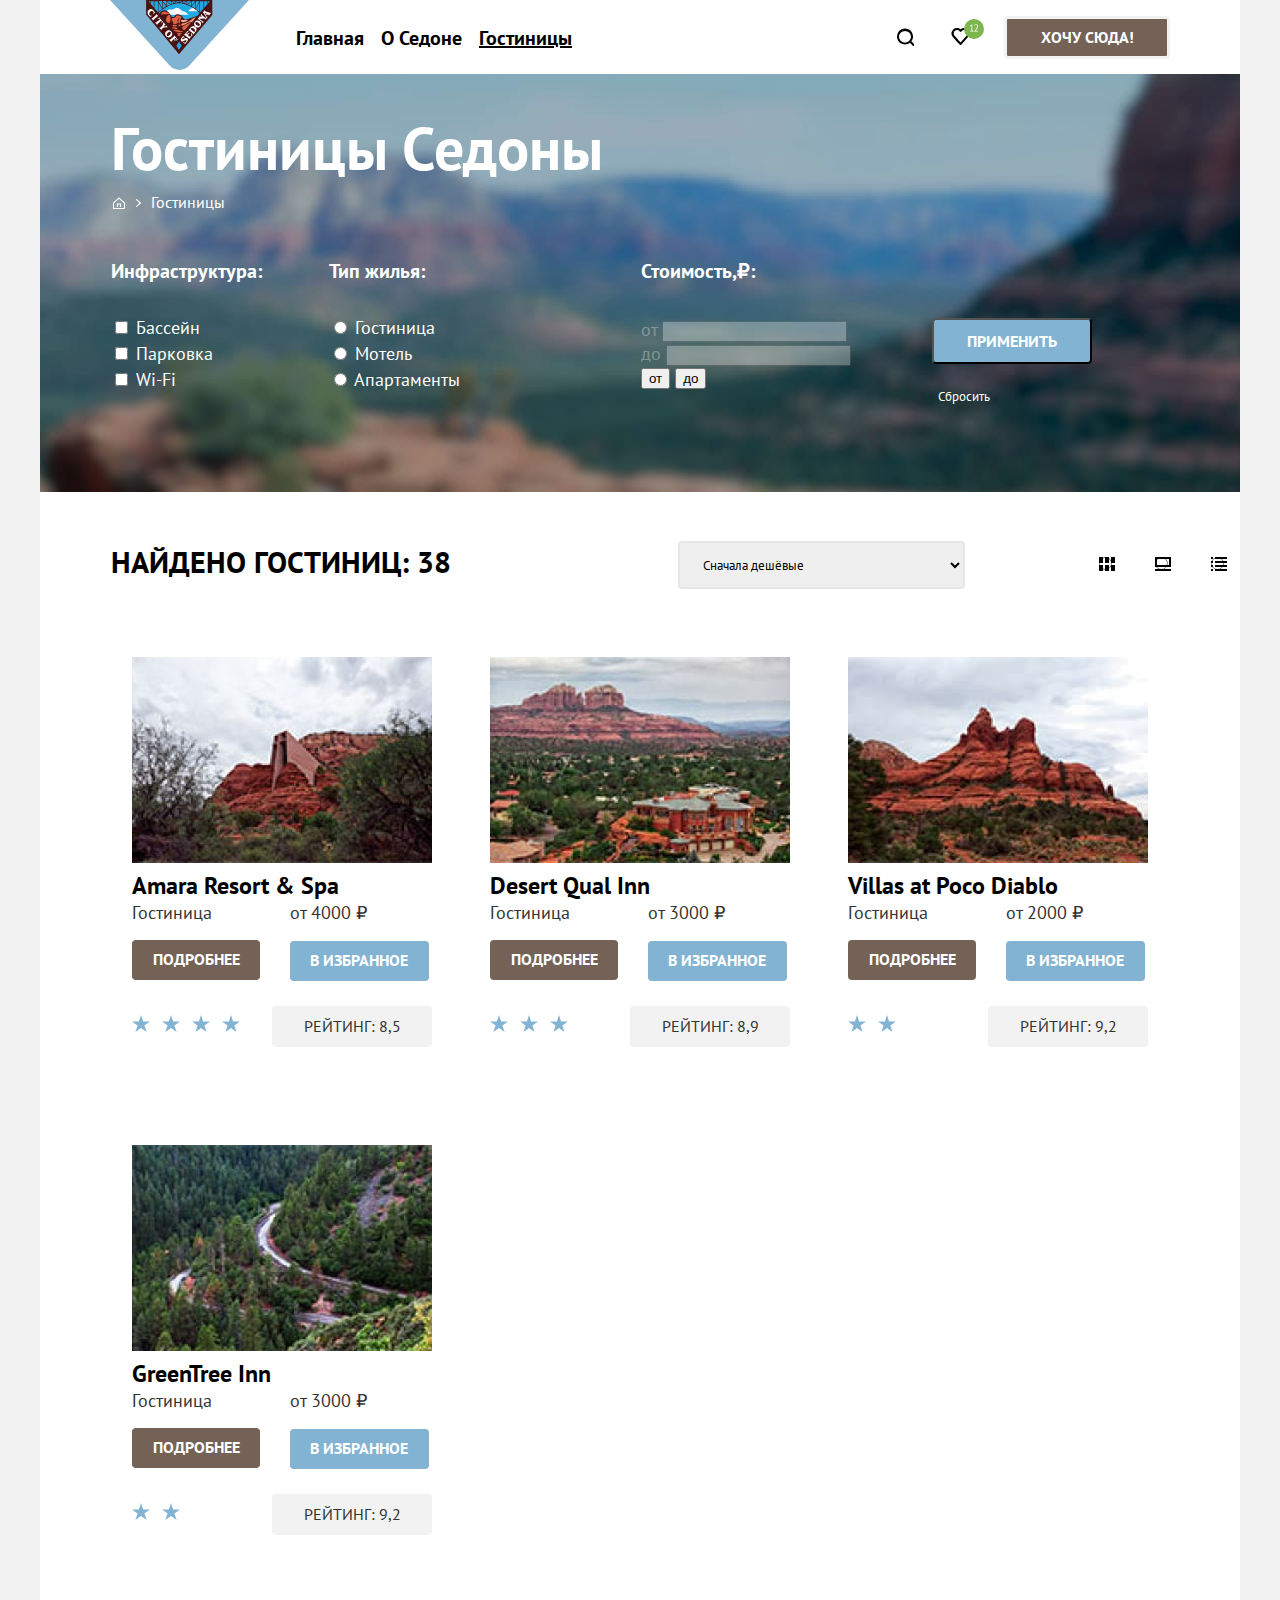
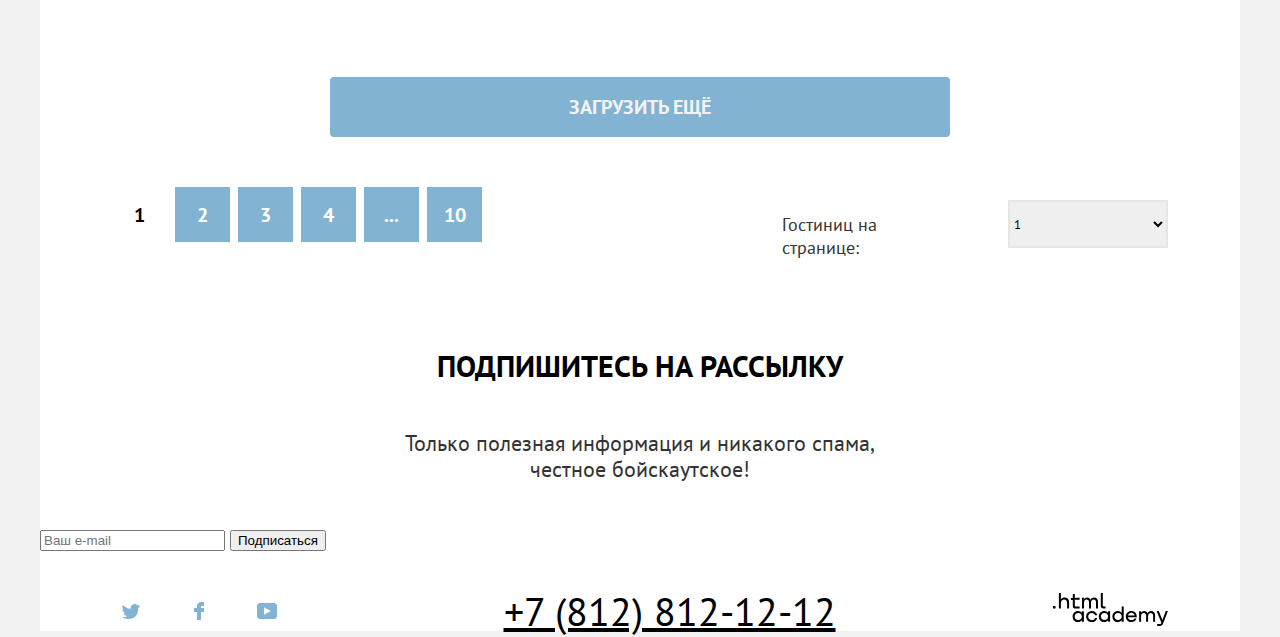
<file: 5/catalog.html>
<!DOCTYPE html>
<html lang="ru">

<head>
  <meta charset="utf-8">
  <title>Каталог</title>
  <link rel="stylesheet" href="styles/styles.css">
  <base href="https://htmlacademy-htmlcss.github.io/1955917-sedona-33/5/">
</head>

<body>
  <header class="page-header">
    <nav class="navigation"> 
      <a class="logo">
        <img src="/images/icons/logo.svg" width="139"  height="70" alt="Седона">
      </a>
      <ul class="navigation-list">
        <li>
          <a class="navigation-link main-page"  href="index.html">Главная</a>
        </li>
        <li>
          <a class="navigation-link about" href="#">О Седоне</a>
        </li>
        <li class="navigation-link-current">
          <a class="navigation-link hotels">Гостиницы</a>
        </li>
      </ul>
      <ul class="navigation-list navavigation-user">
        <li>
        <a class="navigation-link-users search"  href="#"><span class="visually-hidden">Поиск</span></a>
        </li>
        <li>
        <a class="navigation-link-users favorites"  href="#"><span class="visually-hidden">Избранное</span></a>
        </li>
        <li>
        <a class="navigation-link-users wishlist"  href="#">Хочу сюда!</a>
        </li>
      </ul>
    </nav>
    </div>
  </header>
  <main class="main-container main-inner">
    <header class="page-footer">
      <div class="page-footer-container">
      <h1 class="hotels-of-Sedona">Гостиницы Седоны</h1>
      <ul class="breadcrumbs">
        <li class="breadcrumbs-item-home breadcrumbs-item">
          <a class="breadcrumbs-link home" href="index.html"><span class="visually-hidden">Главная</span></a>
        </li>
        <li class="breadcrumbs-item">
          <a class="breadcrumbs-link">Гостиницы</a>
        </li>
      </ul>
      <section class="catalog-hotels">
        <h2 class="visually-hidden">Фильтры для поиска</h2>
        <form class="catalog-filter" action="https://echo.htmlacademy.ru" method="get">
          <fieldset class="catalog-filter-group">
            <legend class="catalog-filter-title first">Инфраструктура:</legend>
            <ul class="catalog-filter-list first">
              <li class="catalog-filter-item">
                <label class="control">
                  <input class="control-input infrastructure" type="checkbox" name="swimming-pool">
                  Бассейн
                </label>
              <li class="catalog-filter-item">
                <label class="control">
                  <input class="control-input infrastructure" type="checkbox" name="parking">
                  Парковка
                </label>
              <li class="catalog-filter-item">
                <label class="control">
                  <input class="control-input infrastructure" type="checkbox" name="Wi-Fi">
                  Wi-Fi
                </label>
              </li>
            </ul>
          </fieldset>
          <fieldset class="catalog-filter-group">
            <legend class="catalog-filter-title second">Тип жилья:</legend>
            <ul class="catalog-filter-list second">
              <li class="catalog-filter-item">
                <label class="control">
                  <input class="control-input" type="radio" name="type-of-living" value="hotel">
                  Гостиница
                </label>
              </li>
              <li class="catalog-filter-item">
                <label class="control">
                  <input class="control-input" type="radio" name="type-of-living" value="motel">
                  Мотель
                </label>
              </li>
              <li class="catalog-filter-item">
                <label class="control">
                  <input class="control-input" type="radio" name="type-of-living" value="apartments">
                  Апартаменты
                </label>
              </li>
            </ul>
          </fieldset>
          <fieldset class="filter-price">
            <legend class="catalog-filter-group third">Стоимость,₽:</legend>
            <div class="range">
              <div class="range-field">
                <label for="range1">от</label>
                <input type="text" id="range1">
              </div>
              <div class="range-field">
                <label for="range2">до</label>
                <input type="text" id="range2">
              </div>
            </div>
            <div class="range-bar">
              <button class="range-btn range-btn-from" type="button">от</button>
              <button class="range-btn range-btn-to" type="button">до</button>
            </div>
            </fieldset>
            <div class="buttons-catalog-filter">
            <button class="button-use" type="submit">Применить</button>
            <input class="button-reset" type="reset" value="Сбросить">
            </div>
        </form>
      </section>
    </header>
    <h2 class="visually-hidden">Найденные гостиницы</h2>
    <div class="filter">
    <div class="hotel-sort-tittle">Найдено гостиниц: 38</div>
    <select class="select-control" aria-label="Сортировка">
      <option value="cheap">Сначала дешёвые</option>
      <option value="expensive">Сначала дорогие</option>
      <option value="popular">Сначала популярные</option>
    </select>
    <ul class="visual-of-page">
      <li class="visual-cards cards">
        <label class="control">
          <input class="control-input-cards" type="radio" name="view-type" value="cards">
        </label>
      </li>
      <li class="visual-one-main cards"">
        <label class="control">
          <input class="control-input-main" type="radio" name="view-type" value="one-main">
        </label>
      </li>
      <li class="visual-list cards">
        <label class="control">
          <input class="control-input-list" type="radio" name="view-type" value="list">
        </label>
      </li>
    </ul>
    </div>
    <div class="right-column">
    <ul class="product-list">
      <li class="product-card">
        <a class="product-card-link" href="product.html">
          <img class="hotel-picture" src="images/catalog-gallery/hotel-1.jpg" width="300" height="206" alt="Amara Resort & Spa">
          <b class="product-card-title">Amara Resort & Spa</b>
        </a>
        <div class="product-catalog">
          <div class="product-price-name">
            <p class="product-card-name">Гостиница</p>
            <a class="product-card-button detail" href="#">Подробнее</a>
          </div>
          <div class="product-price-name">
            <p class="product-card-price">от 4000 &#8381;</p>
            <a class="product-card-button favorites" href="#">В избранное</a>
          </div>
        </div>
        <div class="general-results">
          <div class="rating-result">
            <span class="star"></span>
            <span class="star"></span>
            <span class="star"></span>
            <span class="star"></span>
          </div>
          <p class="rating">Рейтинг: 8,5</p>
        </div>
      </li>
      <li class="product-card">
        <a class="product-card-link" href="product.html">
          <img class="hotel-picture" src="images/catalog-gallery/hotel-2.jpg" width="300" height="206" alt="Desert Qual Inn">
          <b class="product-card-title">Desert Qual Inn</b>
        </a>
        <div class="product-catalog">
          <div class="product-price-name">
            <p class="product-card-name">Гостиница</p>
            <a class="product-card-button detail" href="#">Подробнее</a>
          </div>
          <div class="product-price-name">
            <p class="product-card-price">от 3000 &#8381;</p>
            <a class="product-card-button favorites" href="#">В избранное</a>
          </div>
        </div>
        <div class="general-results">
          <div class="rating-result">
            <span class="star"></span>
            <span class="star"></span>
            <span class="star"></span>
          </div>
          <p class="rating">Рейтинг: 8,9</p>
        </div>
      </li>
      <li class="product-card">
        <a class="product-card-link" href="product.html">
          <img class="hotel-picture" src="images/catalog-gallery/hotel-3.jpg" width="300" height="206" alt="Villas at Poco Diablo">
          <b class="product-card-title">Villas at Poco Diablo</b>
        </a>
        <div class="product-catalog">
          <div class="product-price-name">
            <p class="product-card-name">Гостиница</p>
            <a class="product-card-button detail" href="#">Подробнее</a>
          </div>
          <div class="product-price-name">
            <p class="product-card-price">от 2000 &#8381;</p>
            <a class="product-card-button favorites" href="#">В избранное</a>
          </div>
        </div>
      <div class="general-results">
          <div class="rating-result">
            <span class="star"></span>
            <span class="star"></span>
          </div>
          <p class="rating">Рейтинг: 9,2</p>
      </div>
      </li>
      <li class="product-card">
        <a class="product-card-link" href="product.html">
          <img class="hotel-picture" src="images/catalog-gallery/hotel-4.jpg" width="300" height="206" alt="GreenTree Inn">
          <b class="product-card-title">GreenTree Inn</b>
        </a>
        <div class="product-catalog">
        <div class="product-price-name">
          <p class="product-card-name">Гостиница</p>
          <a class="product-card-button detail" href="#">Подробнее</a>
        </div>
        <div class="product-price-name">
          <p class="product-card-price">от 3000 &#8381;</p>
          <a class="product-card-button favorites" href="#">В избранное</a>
        </div>
      </div>
        <div class="general-results">
          <div class="rating-result">
            <span class="star"></span>
            <span class="star"></span>
          </div>
          <p class="rating">Рейтинг: 9,2</p>
        </div>
      </li>
    </ul>
    </div>
    <a href="#" class="pagination-show-more">Загрузить ещё</a>
    <div class="pre-pagination">
    <ul class="pagination">
      <li class="pagination-item">
        <a class="pagination-link pagination-current">1</a>
      </li>
      <li class="pagination-item">
        <a class="pagination-link" href="#">2</a>
      </li>
      <li class="pagination-item">
        <a class="pagination-link" href="#">3</a>
      </li>
      <li class="pagination-item">
        <a class="pagination-link" href="#">4</a>
      </li>
      <li class="pagination-item">
        <a class="pagination-link" href="#">...</a>
      </li>
      <li class="pagination-item">
        <a class="pagination-link" href="#">10</a>
      </li>
    </ul>
    <p class="number-of-hotels">Гостиниц на странице:</p>
    <select class="number-of-hotels amount">
      <option value="one" class="numbers">1</option>
      <option value="two" class="numbers">2</option>
      <option value="three" class="numbers">3</option>
      <option value="four" class="numbers">4</option>
    </select>
    </div>
    <section class="newsletter-catalog">
      <h2 class="subcribe-catalog">Подпишитесь на рассылку</h2>
      <p class="under-subcribe-catalog">Только полезная информация и никакого спама, честное бойскаутское!</p>
      <form class="newsletter-form" action="https://echo.htmlacademy.ru/" method="post">
        <input type="email" id="email" name="email" placeholder="Ваш e-mail">
        <input type="submit" value="Подписаться">
      </form>
    </section>
    </div>
  </main>
  <footer>
    <div class="footer-container">
    <div class="social-network">
      <a href="https://twitter.com/htmlacademy_ru" class="social twitter"><span class="visually-hidden">Twitter</span></a>
      <a href="https://www.facebook.com/htmlacademy" class="social facebook"><span class="visually-hidden">Facebook</span></a>
      <a href="https://www.youtube.com/user/htmlacademyru" class="social youtube"><span class="visually-hidden">Youtube</span></a>
    </div>
    <a href="tel:+78128121212"  class="number">+7 (812) 812-12-12</a>
    <a href="https://htmlacademy.ru/study" class="htmlacademy">
      <svg width="115" height="33" fill="none" xmlns="http://www.w3.org/2000/svg"><path d="M0 12.9v2.6h2.5v-2.6H0ZM11.6 4.5c-1.6 0-2.8.7-3.6 1.7h-.1V0h-2v15.5h2v-5.3c0-2.1 1.3-3.6 3.3-3.6 1.8 0 2.9 1.4 2.9 3.2v5.7h2V9.4c.1-3-1.8-4.9-4.5-4.9ZM26.6 4.8h-4.8V1.1h-2v3.8h-1.9v2h1.9v6c0 1.7 1 2.7 2.7 2.7h4.1v-2h-3.7c-.7 0-1.1-.4-1.1-1.1V6.8h4.8v-2ZM41.1 4.6c-1.6 0-2.9.8-3.5 2.1h-.1c-.6-1.2-1.8-2.1-3.4-2.1-1.4 0-2.5.8-3.1 1.8h-.1V4.8H29v10.6h2V10c0-2 1-3.5 2.6-3.5 1.5 0 2.4 1 2.4 2.6v6.3h2V9.8c0-2.4 1.4-3.3 2.6-3.3 1.5 0 2.4 1 2.4 2.6v6.3h2V8.9c.1-2.5-1.4-4.3-3.9-4.3ZM47.8 12.7c0 1.7 1 2.7 2.8 2.7h2v-2h-1.7c-.7 0-1.1-.4-1.1-1.1V0h-2v12.7ZM28.9 19.7c-.9-1.1-2.2-1.8-3.9-1.8-3.1 0-5.4 2.3-5.4 5.6s2.3 5.6 5.4 5.6c1.8 0 3-.8 3.8-1.9h.1v1.6h2V18.2h-2v1.5Zm-3.6 7.4c-2.2 0-3.6-1.6-3.6-3.6s1.4-3.6 3.6-3.6 3.6 1.6 3.6 3.6c0 1.9-1.4 3.6-3.6 3.6ZM44.2 22c-.5-2.4-2.6-4.1-5.4-4.1a5.4 5.4 0 0 0-5.6 5.6c0 3.1 2.2 5.6 5.6 5.6 2.8 0 4.9-1.8 5.4-4.2h-2.1a3.4 3.4 0 0 1-3.3 2.3c-2.2 0-3.6-1.6-3.6-3.6s1.4-3.6 3.6-3.6c1.6 0 2.8 1 3.3 2.2h2.1V22ZM55.1 19.7c-.9-1.1-2.2-1.8-3.9-1.8-3.1 0-5.4 2.3-5.4 5.6s2.3 5.6 5.4 5.6c1.8 0 3-.8 3.8-1.9h.1v1.6h2V18.2h-2v1.5Zm-3.6 7.4c-2.2 0-3.6-1.6-3.6-3.6s1.4-3.6 3.6-3.6 3.6 1.6 3.6 3.6c0 1.9-1.5 3.6-3.6 3.6ZM68.7 19.8c-.9-1.1-2.2-1.9-3.9-1.9-3.1 0-5.4 2.3-5.4 5.6s2.2 5.6 5.4 5.6c1.7 0 3-.8 3.8-1.8h.1v1.5h2V13.4h-2v6.4Zm-3.6 7.3c-2.2 0-3.6-1.6-3.6-3.6s1.4-3.6 3.6-3.6 3.6 1.6 3.6 3.6c-.1 2-1.5 3.6-3.6 3.6ZM78.3 17.9c-3.3 0-5.5 2.5-5.5 5.6 0 3 2.1 5.6 5.5 5.6 2.5 0 4.5-1.3 5.2-3.6h-2.1c-.5 1-1.6 1.6-3 1.6-1.9 0-3.3-1.3-3.4-2.9h8.8c.2-3.6-2-6.3-5.5-6.3Zm0 1.9c1.7 0 3 1 3.3 2.6h-6.5c.3-1.5 1.5-2.6 3.2-2.6ZM98.2 17.9c-1.6 0-2.9.8-3.6 2h-.1c-.6-1.2-1.8-2-3.4-2-1.4 0-2.5.7-3.1 1.8v-1.5h-1.9v10.6h2v-5.4c0-2 1-3.4 2.6-3.5 1.5 0 2.4 1 2.4 2.6v6.3h2v-5.6c0-2.4 1.4-3.3 2.6-3.3 1.5 0 2.4 1 2.4 2.6v6.3h2v-6.5c.1-2.6-1.4-4.4-3.9-4.4ZM109.4 27l-3.6-8.9h-2.2l4.8 11.6c-.3.9-.7 1.2-1.7 1.2h-2.5v2h2.5c1.8 0 2.8-.8 3.5-2.6l4.7-12.2h-2.1l-3.4 8.9Z" fill="#000"/></svg>
    </a>
    </div>
  </footer>
</body>

</html>
</file>
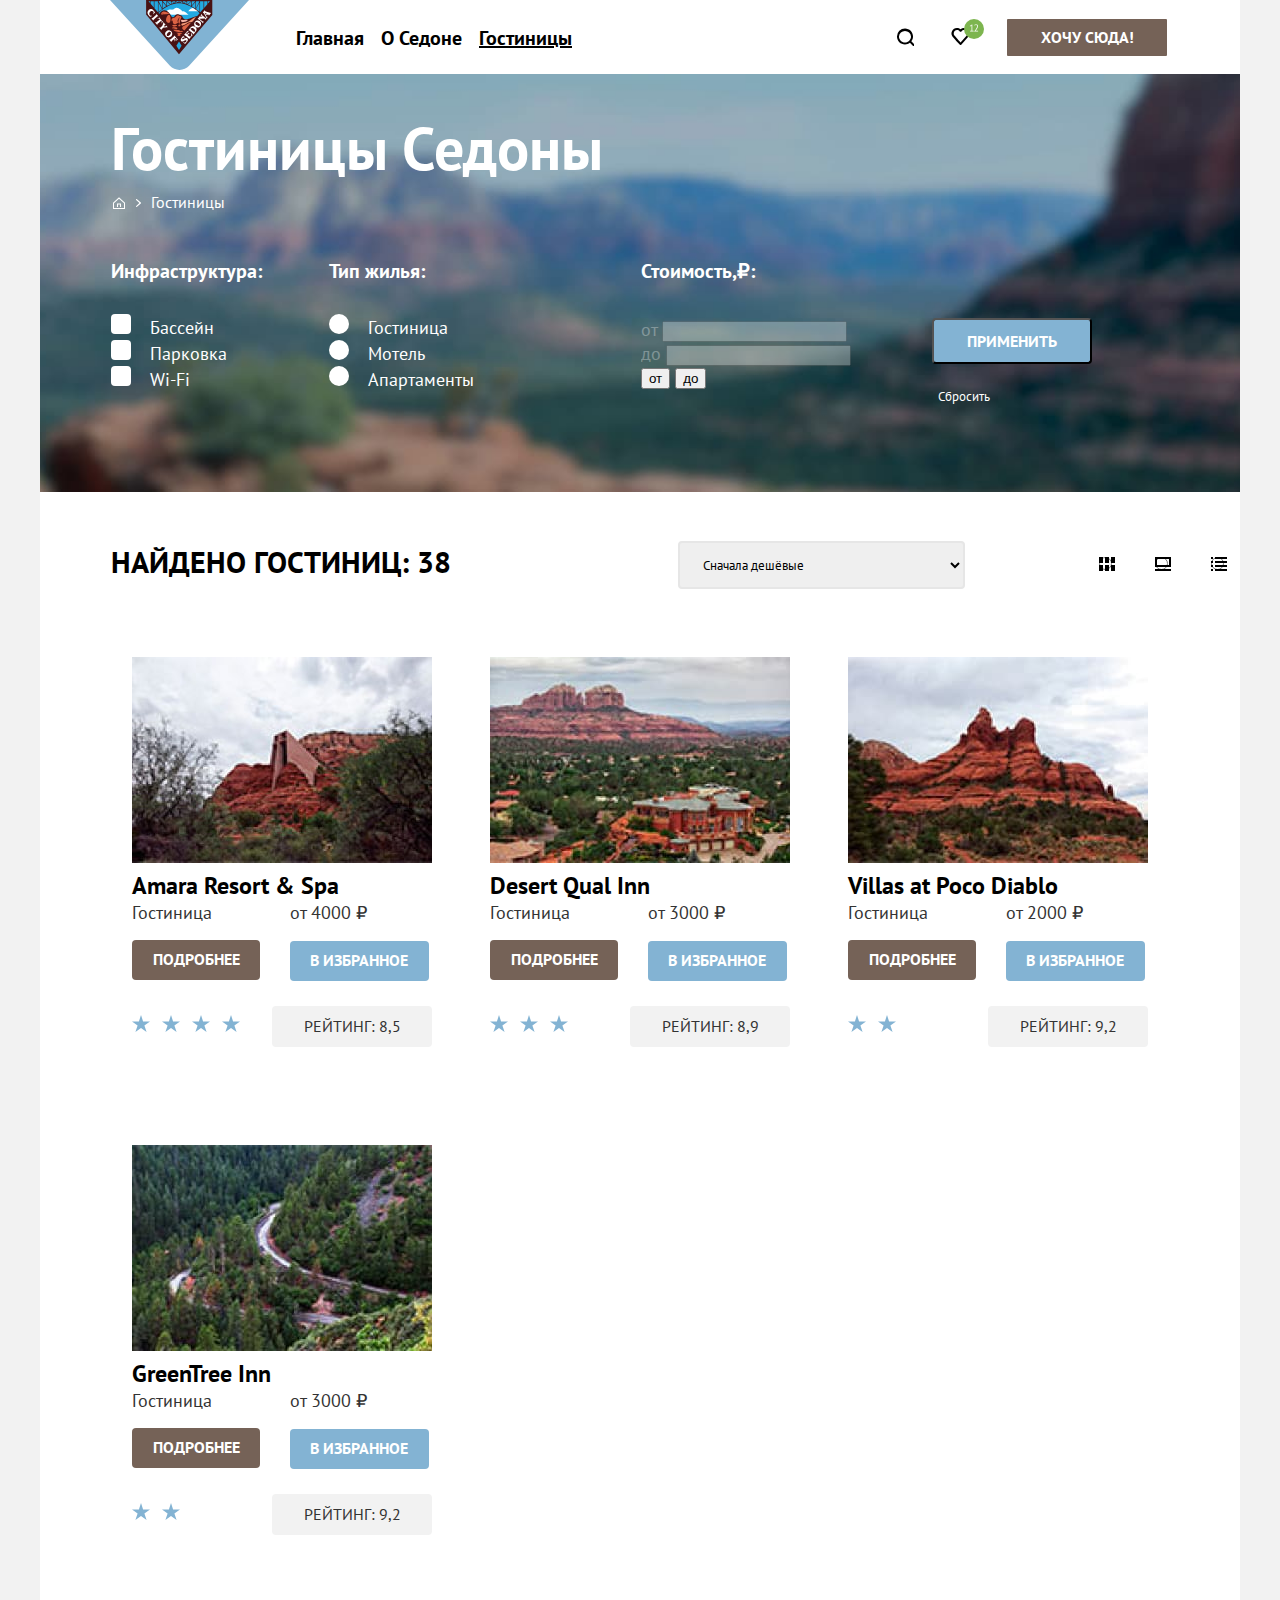
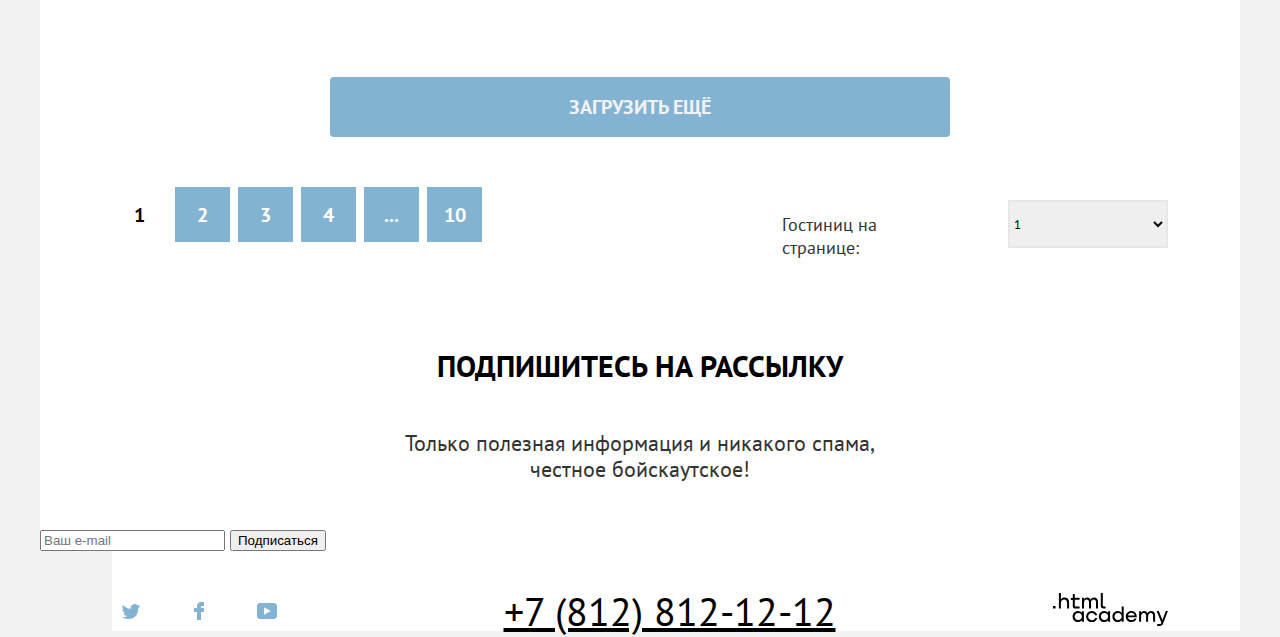
<file: 6/catalog.html>
<!DOCTYPE html>
<html lang="ru">

<head>
  <meta charset="utf-8">
  <title>Каталог</title>
  <link rel="stylesheet" href="styles/styles.css">
  <base href="https://htmlacademy-htmlcss.github.io/1955917-sedona-33/6/">
</head>

<body>
  <header class="page-header">
    <nav class="navigation"> 
      <a class="logo">
        <img src="/images/icons/logo.svg" width="139"  height="70" alt="Седона">
      </a>
      <ul class="navigation-list">
        <li>
          <a class="navigation-link main-page"  href="index.html">Главная</a>
        </li>
        <li>
          <a class="navigation-link about" href="#">О Седоне</a>
        </li>
        <li class="navigation-link-current">
          <a class="navigation-link hotels">Гостиницы</a>
        </li>
      </ul>
      <ul class="navigation-list navavigation-user">
        <li>
        <a class="navigation-link-users search"  href="#"><span class="visually-hidden">Поиск</span></a>
        </li>
        <li>
        <a class="navigation-link-users favorites"  href="#"><span class="visually-hidden">Избранное</span></a>
        </li>
        <li>
        <a class="navigation-link-users wishlist"  href="#">Хочу сюда!</a>
        </li>
      </ul>
    </nav>
    </div>
  </header>
  <main class="main-container main-inner">
    <header class="page-footer">
      <div class="page-footer-container">
      <h1 class="hotels-of-Sedona">Гостиницы Седоны</h1>
      <ul class="breadcrumbs">
        <li class="breadcrumbs-item-home breadcrumbs-item">
          <a class="breadcrumbs-link home" href="index.html"><span class="visually-hidden">Главная</span></a>
        </li>
        <li class="breadcrumbs-item">
          <a class="breadcrumbs-link">Гостиницы</a>
        </li>
      </ul>
      <section class="catalog-hotels">
        <h2 class="visually-hidden">Фильтры для поиска</h2>
        <form class="catalog-filter" action="https://echo.htmlacademy.ru" method="get">
          <fieldset class="catalog-filter-group">
            <legend class="catalog-filter-title first">Инфраструктура:</legend>
            <ul class="catalog-filter-list first">
              <li class="chekbox">
                <input class="input-checkbox" type="checkbox" id="checkbox_1">
                <label class="label-checkbox" for="checkbox_1">Бассейн</label>
              <li class="chekbox">
                <input class="input-checkbox" type="checkbox" id="checkbox_2">
                <label class="label-checkbox" for="checkbox_2">Парковка</label>
              <li class="chekbox">
                <input class="input-checkbox" type="checkbox" id="checkbox_3">
                <label class="label-checkbox" for="checkbox_3">Wi-Fi</label>
              </li>
            </ul>
          </fieldset>
          <fieldset class="catalog-filter-group">
            <legend class="catalog-filter-title second">Тип жилья:</legend>
            <ul class="catalog-filter-list second">
              <li class="radio">
                <input class="radio-input" type="radio" id="radio_1" name="radio">
                <label class="radio-label" for="radio_1">Гостиница</label>
              </li>
              <li class="radio">
                <input class="radio-input" type="radio" id="radio_2" name="radio">
                <label class="radio-label" for="radio_2">Мотель</label>
              </li>
              <li class="radio">
                <input class="radio-input" type="radio" id="radio_3" name="radio">
                <label class="radio-label" for="radio_3">Апартаменты</label>
              </li>
            </ul>
          </fieldset>
          <fieldset class="filter-price">
            <legend class="catalog-filter-group third">Стоимость,₽:</legend>
            <div class="range">
              <div class="range-field">
                <label for="range1">от</label>
                <input type="text" id="range1">
              </div>
              <div class="range-field">
                <label for="range2">до</label>
                <input type="text" id="range2">
              </div>
            </div>
            <div class="range-bar">
              <button class="range-btn range-btn-from" type="button">от</button>
              <button class="range-btn range-btn-to" type="button">до</button>
            </div>
            </fieldset>
            <div class="buttons-catalog-filter">
            <button class="button-use" type="submit">Применить</button>
            <input class="button-reset" type="reset" value="Сбросить">
            </div>
        </form>
      </section>
    </header>
    <h2 class="visually-hidden">Найденные гостиницы</h2>
    <div class="filter">
    <div class="hotel-sort-tittle">Найдено гостиниц: 38</div>
    <select class="select-control" aria-label="Сортировка">
      <option value="cheap">Сначала дешёвые</option>
      <option value="expensive">Сначала дорогие</option>
      <option value="popular">Сначала популярные</option>
    </select>
    <ul class="visual-of-page">
      <li class="visual-cards cards">
        <label class="control-cards">
          <input class="control-input-cards" type="radio" name="view-type" value="cards">
        </label>
      </li>
      <li class="visual-one-main cards"">
        <label class="control-cards">
          <input class="control-input-main" type="radio" name="view-type" value="one-main">
        </label>
      </li>
      <li class="visual-list cards">
        <label class="control-cards">
          <input class="control-input-list" type="radio" name="view-type" value="list">
        </label>
      </li>
    </ul>
    </div>
    <div class="right-column">
    <ul class="product-list">
      <li class="product-card">
        <a class="product-card-link" href="product.html">
          <img class="hotel-picture" src="images/catalog-gallery/hotel-1.jpg" width="300" height="206" alt="Amara Resort & Spa">
          <b class="product-card-title">Amara Resort & Spa</b>
        </a>
        <div class="product-catalog">
          <div class="product-price-name">
            <p class="product-card-name">Гостиница</p>
            <a class="product-card-button detail" href="#">Подробнее</a>
          </div>
          <div class="product-price-name">
            <p class="product-card-price">от 4000 &#8381;</p>
            <a class="product-card-button favorites" href="#">В избранное</a>
          </div>
        </div>
        <div class="general-results">
          <div class="rating-result">
            <span class="star"></span>
            <span class="star"></span>
            <span class="star"></span>
            <span class="star"></span>
          </div>
          <p class="rating">Рейтинг: 8,5</p>
        </div>
      </li>
      <li class="product-card">
        <a class="product-card-link" href="product.html">
          <img class="hotel-picture" src="images/catalog-gallery/hotel-2.jpg" width="300" height="206" alt="Desert Qual Inn">
          <b class="product-card-title">Desert Qual Inn</b>
        </a>
        <div class="product-catalog">
          <div class="product-price-name">
            <p class="product-card-name">Гостиница</p>
            <a class="product-card-button detail" href="#">Подробнее</a>
          </div>
          <div class="product-price-name">
            <p class="product-card-price">от 3000 &#8381;</p>
            <a class="product-card-button favorites" href="#">В избранное</a>
          </div>
        </div>
        <div class="general-results">
          <div class="rating-result">
            <span class="star"></span>
            <span class="star"></span>
            <span class="star"></span>
          </div>
          <p class="rating">Рейтинг: 8,9</p>
        </div>
      </li>
      <li class="product-card">
        <a class="product-card-link" href="product.html">
          <img class="hotel-picture" src="images/catalog-gallery/hotel-3.jpg" width="300" height="206" alt="Villas at Poco Diablo">
          <b class="product-card-title">Villas at Poco Diablo</b>
        </a>
        <div class="product-catalog">
          <div class="product-price-name">
            <p class="product-card-name">Гостиница</p>
            <a class="product-card-button detail" href="#">Подробнее</a>
          </div>
          <div class="product-price-name">
            <p class="product-card-price">от 2000 &#8381;</p>
            <a class="product-card-button favorites" href="#">В избранное</a>
          </div>
        </div>
      <div class="general-results">
          <div class="rating-result">
            <span class="star"></span>
            <span class="star"></span>
          </div>
          <p class="rating">Рейтинг: 9,2</p>
      </div>
      </li>
      <li class="product-card">
        <a class="product-card-link" href="product.html">
          <img class="hotel-picture" src="images/catalog-gallery/hotel-4.jpg" width="300" height="206" alt="GreenTree Inn">
          <b class="product-card-title">GreenTree Inn</b>
        </a>
        <div class="product-catalog">
        <div class="product-price-name">
          <p class="product-card-name">Гостиница</p>
          <a class="product-card-button detail" href="#">Подробнее</a>
        </div>
        <div class="product-price-name">
          <p class="product-card-price">от 3000 &#8381;</p>
          <a class="product-card-button favorites" href="#">В избранное</a>
        </div>
      </div>
        <div class="general-results">
          <div class="rating-result">
            <span class="star"></span>
            <span class="star"></span>
          </div>
          <p class="rating">Рейтинг: 9,2</p>
        </div>
      </li>
    </ul>
    </div>
    <a href="#" class="pagination-show-more">Загрузить ещё</a>
    <div class="pre-pagination">
    <ul class="pagination">
      <li class="pagination-item">
        <a class="pagination-link pagination-current">1</a>
      </li>
      <li class="pagination-item">
        <a class="pagination-link" href="#">2</a>
      </li>
      <li class="pagination-item">
        <a class="pagination-link" href="#">3</a>
      </li>
      <li class="pagination-item">
        <a class="pagination-link" href="#">4</a>
      </li>
      <li class="pagination-item">
        <a class="pagination-link" href="#">...</a>
      </li>
      <li class="pagination-item">
        <a class="pagination-link" href="#">10</a>
      </li>
    </ul>
    <p class="number-of-hotels">Гостиниц на странице:</p>
    <select class="number-of-hotels amount">
      <option value="one" class="numbers">1</option>
      <option value="two" class="numbers">2</option>
      <option value="three" class="numbers">3</option>
      <option value="four" class="numbers">4</option>
    </select>
    </div>
    <section class="newsletter-catalog">
      <h2 class="subcribe-catalog">Подпишитесь на рассылку</h2>
      <p class="under-subcribe-catalog">Только полезная информация и никакого спама, честное бойскаутское!</p>
      <form class="newsletter-form" action="https://echo.htmlacademy.ru/" method="post">
        <input type="email" id="email" name="email" placeholder="Ваш e-mail">
        <input type="submit" value="Подписаться">
      </form>
    </section>
    </div>
  </main>
  <footer>
    <div class="footer-container">
    <div class="social-network">
      <a href="https://twitter.com/htmlacademy_ru" class="social twitter"><span class="visually-hidden">Twitter</span></a>
      <a href="https://www.facebook.com/htmlacademy" class="social facebook"><span class="visually-hidden">Facebook</span></a>
      <a href="https://www.youtube.com/user/htmlacademyru" class="social youtube"><span class="visually-hidden">Youtube</span></a>
    </div>
    <a href="tel:+78128121212"  class="number">+7 (812) 812-12-12</a>
    <a href="https://htmlacademy.ru/study" class="htmlacademy">
      <svg width="115" height="33" fill="none" xmlns="http://www.w3.org/2000/svg"><path d="M0 12.9v2.6h2.5v-2.6H0ZM11.6 4.5c-1.6 0-2.8.7-3.6 1.7h-.1V0h-2v15.5h2v-5.3c0-2.1 1.3-3.6 3.3-3.6 1.8 0 2.9 1.4 2.9 3.2v5.7h2V9.4c.1-3-1.8-4.9-4.5-4.9ZM26.6 4.8h-4.8V1.1h-2v3.8h-1.9v2h1.9v6c0 1.7 1 2.7 2.7 2.7h4.1v-2h-3.7c-.7 0-1.1-.4-1.1-1.1V6.8h4.8v-2ZM41.1 4.6c-1.6 0-2.9.8-3.5 2.1h-.1c-.6-1.2-1.8-2.1-3.4-2.1-1.4 0-2.5.8-3.1 1.8h-.1V4.8H29v10.6h2V10c0-2 1-3.5 2.6-3.5 1.5 0 2.4 1 2.4 2.6v6.3h2V9.8c0-2.4 1.4-3.3 2.6-3.3 1.5 0 2.4 1 2.4 2.6v6.3h2V8.9c.1-2.5-1.4-4.3-3.9-4.3ZM47.8 12.7c0 1.7 1 2.7 2.8 2.7h2v-2h-1.7c-.7 0-1.1-.4-1.1-1.1V0h-2v12.7ZM28.9 19.7c-.9-1.1-2.2-1.8-3.9-1.8-3.1 0-5.4 2.3-5.4 5.6s2.3 5.6 5.4 5.6c1.8 0 3-.8 3.8-1.9h.1v1.6h2V18.2h-2v1.5Zm-3.6 7.4c-2.2 0-3.6-1.6-3.6-3.6s1.4-3.6 3.6-3.6 3.6 1.6 3.6 3.6c0 1.9-1.4 3.6-3.6 3.6ZM44.2 22c-.5-2.4-2.6-4.1-5.4-4.1a5.4 5.4 0 0 0-5.6 5.6c0 3.1 2.2 5.6 5.6 5.6 2.8 0 4.9-1.8 5.4-4.2h-2.1a3.4 3.4 0 0 1-3.3 2.3c-2.2 0-3.6-1.6-3.6-3.6s1.4-3.6 3.6-3.6c1.6 0 2.8 1 3.3 2.2h2.1V22ZM55.1 19.7c-.9-1.1-2.2-1.8-3.9-1.8-3.1 0-5.4 2.3-5.4 5.6s2.3 5.6 5.4 5.6c1.8 0 3-.8 3.8-1.9h.1v1.6h2V18.2h-2v1.5Zm-3.6 7.4c-2.2 0-3.6-1.6-3.6-3.6s1.4-3.6 3.6-3.6 3.6 1.6 3.6 3.6c0 1.9-1.5 3.6-3.6 3.6ZM68.7 19.8c-.9-1.1-2.2-1.9-3.9-1.9-3.1 0-5.4 2.3-5.4 5.6s2.2 5.6 5.4 5.6c1.7 0 3-.8 3.8-1.8h.1v1.5h2V13.4h-2v6.4Zm-3.6 7.3c-2.2 0-3.6-1.6-3.6-3.6s1.4-3.6 3.6-3.6 3.6 1.6 3.6 3.6c-.1 2-1.5 3.6-3.6 3.6ZM78.3 17.9c-3.3 0-5.5 2.5-5.5 5.6 0 3 2.1 5.6 5.5 5.6 2.5 0 4.5-1.3 5.2-3.6h-2.1c-.5 1-1.6 1.6-3 1.6-1.9 0-3.3-1.3-3.4-2.9h8.8c.2-3.6-2-6.3-5.5-6.3Zm0 1.9c1.7 0 3 1 3.3 2.6h-6.5c.3-1.5 1.5-2.6 3.2-2.6ZM98.2 17.9c-1.6 0-2.9.8-3.6 2h-.1c-.6-1.2-1.8-2-3.4-2-1.4 0-2.5.7-3.1 1.8v-1.5h-1.9v10.6h2v-5.4c0-2 1-3.4 2.6-3.5 1.5 0 2.4 1 2.4 2.6v6.3h2v-5.6c0-2.4 1.4-3.3 2.6-3.3 1.5 0 2.4 1 2.4 2.6v6.3h2v-6.5c.1-2.6-1.4-4.4-3.9-4.4ZM109.4 27l-3.6-8.9h-2.2l4.8 11.6c-.3.9-.7 1.2-1.7 1.2h-2.5v2h2.5c1.8 0 2.8-.8 3.5-2.6l4.7-12.2h-2.1l-3.4 8.9Z" fill="#000"/></svg>
    </a>
    </div>
  </footer>
</body>

</html>
</file>
<file: styles/styles.css>
@font-face {
    font-family: "PT Sans";
    font-style: normal;
    font-weight: 400;
    src: url("../fonts/ptsans-400.woff2") format("woff2");
    font-display: swap;
}

@font-face {
    font-family: "PT Sans";
    font-style: normal;
    font-weight: 700;
    src: url("../fonts/ptsans-700.woff2") format("woff2");
    font-display: swap;
}

html {
    height: 100%;
 }

body {
    display: flex;
    flex-direction: column;
    margin: 0 auto;
    max-width: 1200px;
    min-height: 100%;
    font-family: "PT Sans", Arial, sans-serif;
    font-size: 18px;
    line-height: 21px;
    color: #333333;
    background-color: #f2f2f2;
}

.visually-hidden {
    position: absolute;
    width: 1px;
    height: 1px;
    margin: -1px;
    padding: 0;
    border: 0;
    clip: rect(0 0 0 0);
    overflow: hidden;
  }

/* Flex*/



 .main-container {
     flex-grow: 1;
     background: white;
 }

 .navigation {
     margin: 0 auto;
     display: flex;
 }

 .logo {
     width: 139px;
     margin-right: 47px;
     margin-left: 72px;
 }

 .navigation-list {
    display: flex;
    margin: 0;
    padding: 0;
    list-style-type: none;
    flex-wrap: wrap;
    align-items: center;
 }

.navigation-user {
    max-width: 300px;
}


.page-footer {
    display: flex;
    padding: 40px 72px;
    justify-content: space-between;
    align-items: center;
    background-color: #FFFFFF;
    width: 100%;
    box-sizing: border-box;
}

.social-network {
    display: flex;
    max-width: 300px;
}

.social {
    border: 3px solid transparent;
    box-sizing: border-box;
    width: 38px;
    height: 38px;
}

.social:not(:last-child) {
    margin-right: 30px;
}


.social:hover {
    border: 3px solid #83B3D3;
    border-radius: 10px;
}

.social::before {
    width: 100%;
    height: 100%;
    background-repeat: no-repeat;
    position: absolute;
    background-position: center;
}

.htmlacademy {
    width: 115px;
}

.filter {
    display: flex;
    justify-content: space-between;
    width: 100%;
    margin: 0 auto;
    align-items: center;
}

.right-column {
    display: flex;
    justify-content: space-between;
}


.product-list {
    display: flex;
    justify-content: space-between;
    flex-wrap: wrap;
    padding: 0;
    margin: 0 72px;
}

/* Header */

.page-header {
    color: #000000;
    background-color: white;
}

.navigation-link {
    font-family: "PT Sans", Arial, sans-serif; 
    font-size: 20px;
    font-weight: 700;
    text-align: center;
    line-height: 26px;
    text-decoration: none;
    color: #000000;
    display: block;
    padding: 20px 34px 19px 34px; 
}

.navigation-link:first-child {
    padding: 20px 0 19px 17px;
}

.navigation-link:last-child {
    padding: 20px 17px 19px 0;
}

.navigation-link-current {
    font-family: "PT Sans", Arial, sans-serif; 
    font-size: 20px;
    font-weight: 700;
    text-align: center;
    line-height: 26px;
    text-decoration: underline;
    color: #000000;
}

.navavigation-user {
    margin-left: auto;
}



.navigation-link-users {
    font-family: "PT Sans", Arial, sans-serif; 
    font-size: 20px;
    font-weight: 700;
    text-align: center;
    line-height: 26px;
    text-decoration: none;
    color: #000000;
    display: flex;
    align-self: center;
    width: 44px;
    height: 66px;
    position: relative;
}

.navigation-link-users.search-icon::before {
    content: ""; 
    background-image: url(../images/icons/search.svg);
    background-repeat: no-repeat;
    width: 18px;
    height: 18px;
    top: 24px;
    position: absolute;
}

.navigation-link-users.favorites::before {
    content: ""; 
    background-image: url(../images/icons/favorite.svg);
    background-repeat: no-repeat;
    width: 44px;
    height: 41px;
}

.navigation-link-users.wishlist {
    font-family: "PT Sans", Arial, sans-serif; 
    font-size: 16px;
    font-weight: bold;
    text-align: center;
    line-height: 20px;
    text-transform: uppercase;
    color: #FFFFFF;
    background: #756257;
    border-radius: 4px;
    width: 160px;
    height: 37px;
    display: flex;
    align-items: center;
    justify-content: center;
    margin-left: 20px;
    margin-right: 70px;
    border: 3px solid; 
}

.navigation-link-users.wishlist:hover {
    border: 3px solid #83B3D3;
    border-radius: 4px;
}

/* Headline */

.first-screen {
    background-color: white;
}

.represent {
    font-family: "PT Sans", Arial, sans-serif; 
    font-size: 30px;
    font-weight: bold;
    text-align: center;
    line-height: 36px;
    text-transform: uppercase;
    color: #000000;
    display: block;
    padding: 63px 240px 31px 240px;
}

.review {
    font-family: "PT Sans", Arial, sans-serif; 
    font-size: 22px;
    font-weight: 400;  
    text-align: center;
    line-height: 36px;
    color: #333333;
    padding:0px 240px 80px 240px;
    margin: 0;
}

.sub-first-screen {
    background-image: url(../images/headline/divider.svg), url(../images/background/index-background.jpg);
    background-repeat: no-repeat, no-repeat;
    background-size: 100%, cover;
    background-position: bottom, center;
    max-width: 1200px;
    height: 485px;
    display: flex;
    justify-content: center;
    align-items: center;
}

.headline {
    margin: auto;
    display: block;
}

/* Reasons */

.reason.dark {
    background: #83B3D3;
    width: 400px;
}

.reason-one {
    display: block;
}

.reasons-list{
    display: flex;
    align-items: flex-start;
    flex-wrap: wrap;
    width: 1200px;
    padding: 0;
    background-color: white;
}

.reasons-list-item {
    display: flex;
    align-items: flex-start;
    flex-wrap: wrap;
}

.reasons-with-picture {
    font-family: "PT Sans", Arial, sans-serif; 
    color: #FFFFFF;
    font-weight: bold;
    font-size: 24px;
    line-height: 28px;  
    text-align: center;
    text-transform: uppercase; 
    padding-top: 97px;
    padding-bottom: 30px;
    width: 171px;
    margin: 0 auto;
}

.number-white {
    font-family: "PT Sans", Arial, sans-serif; 
    font-weight: normal;
    text-transform: uppercase;
    color: #FFFFFF;
    display: block;
    text-align: center;
    padding: 0 75px 30px 75px;
}

.number-black {
    font-family: "PT Sans", Arial, sans-serif; 
    font-weight: normal;
    text-transform: uppercase;
    display: block;
    text-align: center;
    padding: 0 75px 30px;
}

.reason-white {
    font-family: "PT Sans", Arial, sans-serif; 
    font-weight: normal;
    text-align: center;
    color: #FFFFFF;
    margin: 0;
    padding: 0 90px 87px 90px;
}

.reason-black {
    font-family: "PT Sans", Arial, sans-serif; 
    text-align: center;
    font-weight: normal;
    padding: 0 75px 108px;
    margin: 0;
}

.reason {
    width: 400px;
}

.last-reasons {
    font-family: "PT Sans", Arial, sans-serif;
    font-weight: bold;
    font-size: 24px;
    line-height: 28px;
    text-align: center;
    text-transform: uppercase;
    color: #000000;
    padding: 98px 0 29px;
    width: 180px;
    margin: 0 auto;
}

/* Sub-reasons*/

.sub-reasons-list {
    display: flex;
    justify-content: space-around;
    padding: 0;
}

.sub-reasons-item {
    display: flex;
    flex-direction: column;
    align-items: center;
    text-align: center;
    width: 400px;
    position: relative;
    padding-top: 184px;
}

.sub-reasons-item.house::before {
    content: "";
    background-image: url(../images/sub-reasons/house.svg);
    width: 75px;
    height: 72px;
    position: absolute;
    top: 89px;
}

.sub-reasons-item.food::before {
    content: "";
    background-image: url(../images/sub-reasons/food.svg);
    width: 74px;
    height: 70px;
    top: 91px;
    position: absolute;
}

.sub-reasons-item.souvenir::before {
    content: "";
    background-image: url(../images/sub-reasons/present.svg);
    width: 64px;
    height: 76px;
    position: absolute;
    top: 85px;
}

.recommendation{
    width: 250px;
    padding: 20px 75px 79px 75px;
    margin: 0;
}

.bold-reasons {
    font-family: "PT Sans", Arial, sans-serif;
    font-weight: bold;
    font-size: 24px;
    line-height: 28px;
    text-align: center;
    text-transform: uppercase;
    color: #000000;
    width: 250px;
    height: 28px;
    margin: 0;
    padding: 0 75px;
}



/* Subcribe */

.search {
    background-color: white;
    padding-bottom: 93px;
}

.interest {
    font-family: "PT Sans", Arial, sans-serif;
    font-weight: bold; 
    font-size: 30px;
    line-height: 36px;
    color: #000000;
    display: block;
    text-align: center;
    text-transform: uppercase;
    padding: 91px 240px 29px;
}

.info {
    font-family: "PT Sans", Arial, sans-serif;
    font-weight: normal;
    font-size: 22px;
    line-height: 26px;
    text-align: center;
    padding: 0px 240px 56px;
    margin: 0;
}

.search-button {
    font-family: "PT Sans", Arial, sans-serif;
    font-weight: bold;
    font-size: 20px;
    line-height: 36px;
    display: block;
    text-align: center;
    text-decoration: none;
    text-transform: uppercase;
    color: #FFFFFF;
    background: #756257;
    margin: 0 auto;
    width: 575px;
    padding: 15px 0 15px;
    border-radius: 10px;
}

.newsletter {
    background-image: url(../images/background/background.jpg);
    background-repeat: no-repeat;
    background-position: center;
    background-size: cover;
    width: 100%;
    height: 411px;
}

.subcribe {
    font-family: "PT Sans", Arial, sans-serif;
    font-weight: bold;
    font-size: 30px;
    line-height: 36px;
    text-align: center;
    text-transform: uppercase;
    color: #FFFFFF;
    padding: 94px 240px 29px;
    margin: 0;
}

.subcribe-catalog {
    font-family: "PT Sans", Arial, sans-serif;
    font-weight: bold;
    font-size: 30px;
    line-height: 36px;
    text-align: center;
    text-transform: uppercase;
    color: #000000;
    padding: 0 240px 46px;
    margin: 0;
}

.under-subcribe {
    font-family: "PT Sans", Arial, sans-serif;
    font-weight: normal;
    font-size: 22px;
    text-align: center;
    line-height: 26px;
    color: #FFFFFF;
    padding: 0 240px 46px;
    margin: 0 auto;
    width: 530px;
}

.under-subcribe-catalog {
    font-family: "PT Sans", Arial, sans-serif;
    font-weight: normal;
    font-size: 22px;
    text-align: center;
    line-height: 26px;
    padding: 0 240px 46px;
    margin: 0 auto;
    width: 530px;
}

/* Footer */

.newsletter-form {
    display: flex;
    align-items: center;
    justify-content: center;
}

.email {
    font-family: "PT Sans", Arial, sans-serif;
    font-weight: normal;
    font-size: 18px;
    line-height: 26px;
    align-items: center;
    color: #000000;
    padding: 0 0 0 22px;
    margin: 0;
    height: 60px;
    width: 600px;
    background: #F2F2F2;
    border-radius: 10px 0px 0px 10px;
    border: none;
}

.email:focus {
    outline: none;
}

.submit {
    font-family: "PT Sans", Arial, sans-serif;
    font-weight: 700;
    font-size: 20px;
    line-height: 26px;
    text-align: center;
    color: #FFFFFF;
    padding: 0;
    margin: 0; 
    width: 200px;
    height: 60px;
    background-color: #83B3D3;
    border-radius: 0px 10px 10px 0px;
    border: none;
}

.twitter {
    display: flex;
    position: relative;
    align-items: center;
    justify-items: center;
}

.twitter::before {
    content: "";
    background-image: url(../images/footer/twitter.svg);
    position: absolute;
}

.facebook {
    display: flex;
    position: relative;
    align-items: center;
    justify-items: center;
}

.facebook::before {
    content: "";
    background-image: url(../images/footer/facebook.svg); 
    position: absolute;
}

.youtube {
    display: flex;
    position: relative;
    align-items: center;
    justify-items: center;
}

.youtube::before {
    content: "";
    background-image: url(../images/footer/youtube.svg);
    position: absolute;
}

.number {
    font-family: "PT Sans", Arial, sans-serif;
    font-weight: normal;
    font-size: 40px;
    line-height: 40px;
    color: #000000;
    background: #FFFFFF;
    text-align: center;
    text-transform: uppercase;
    width: 400px;
    display: flex;
    justify-content: center;
    align-items: center;
}



/* Catalog */

/* Page-footer */

.search-form {
    background-image: url(../images/background/background.jpg);
    background-repeat: no-repeat;
    background-position: center;
    background-size: cover;
}

.hotels-of-Sedona {
    font-family: "PT Sans", Arial, sans-serif;
    font-weight: bold;
    font-size: 60px;
    line-height: 78px;
    color: #FFFFFF;
    padding: 35px 601px 0 71px;
    margin: 0;
}

.breadcrumbs {
    display: flex;
    white-space: nowrap;
    margin: 0;
    padding: 0;
}

.breadcrumbs-item-home {
    list-style-type: none;
    padding: 8px 26px 0 73px;
    margin: 0;
}

.breadcrumbs-link.home { 
    width: 12px;
    display: block;
    height: 12px;
}

.breadcrumbs-link {
    position: relative;
}

.breadcrumbs-link.home::before {
    content: "";
    background-image: url(../images/icons/home.svg);
    background-repeat: no-repeat;
    width: 12px;
    height: 12px;
    display: block;
}

.breadcrumbs-item:not(:last-of-type) .breadcrumbs-link:after {
    content: "";
    background-image: url(../images/icons/next.svg);
    width: 5px;
    height: 8px;
    display: block;
    right: -16px;
    top: 2px;
    position: absolute;
 }  

.breadcrumbs-item {
    font-family: "PT Sans", Arial, sans-serif;
    font-weight: normal;
    font-size: 16px;
    display: flex;
    line-height: 21px;
    color: #FFFFFF;
    padding-top: 5px;
    list-style-type: none;
    align-items: center;
    justify-items: center;
}

.search-form-container {
    display: flex;
    flex-direction: column;
    align-items: flex-start;
}

.catalog-hotels {
    display: flex;
}

.catalog-filter {
    display: flex;
}

.catalog-filter-group {
    font-family: "PT Sans", Arial, sans-serif;
    font-weight: bold;
    font-size: 20px;
    line-height: 26px;
    color: #FFFFFF;
    display: flex;
    flex-direction: column;
    align-items: flex-start;
    border: none;
    padding: 0;
    margin: 0;
}


.catalog-filter-title.first {
    padding: 45px 67px 30px 71px;
}

.catalog-filter-title.second {
    padding: 45px 216px 0 0;
}

.catalog-filter-list.first {
    padding: 0 102px 86px 71px;
    margin: 0;
    list-style-type: none;
}

.catalog-filter-list.second {
    padding:30px 167px 86px 0;
    margin: 0;
    list-style-type: none;
}

.filter-price {
    margin: 0;
    padding: 0;
    border: none;
}

.catalog-filter-group.third {
    padding: 45px 0 34px;
    margin: 0;
}

.range {
    display: flex;
    width: 287px;
}

.range-field {
    font-family: "PT Sans", Arial, sans-serif;
    font-weight: normal;
    line-height: 23px;
    color: #FFFFFF;
    opacity: 0.3;
    position: relative;
}

.label-range {
    position: absolute;
    right: 14px;
    top: 50%;
    transform: translateY(-50%);
}

.input-range {
    font-family: "PT Sans", Arial, sans-serif;
    font-weight: normal;
    font-size: 18px;
    line-height: 23px;
    color: rgba(255, 255, 255, 1);
    background: transparent;
    height: 48px;
    padding-left: 17px;
    padding-right: 48px;
    border: 2px solid #FFFFFF;
    box-sizing: border-box;
    width: 100%;
    height: 48px;
    padding-right: 48px;
    padding-left: 17px;
}

  .input-range-to {
    border-radius: 0 4px 4px 0;
  }
 
  .input-range-from {
    border-radius: 4px 0 0 4px;
  }

.input-range:focus {
    outline: none;
}

.buttons-catalog-filter {
    display: inline-block;
}

.range-bar {
    position: relative;
    width: 287px;
    height: 8px;
    background: rgba(255, 255, 255, .3) ;
    margin-top: 32px;
}

.range-btn {
    position: absolute;
    width: 20px;
    height: 20px;
    border-radius: 5px;
    border: none;
}

.range-bar-child {
    position: absolute;
    width: 227px;
    height: 100%;
    background: rgb(255, 255, 255) ;
}

.range-btn.range-btn-from {
    left: 0;
    top: -7.5px;
}

.range-btn.range-btn-to {
    right: 0;
    top: -7.5px;
}




.button-use {
    font-family: "PT Sans", Arial, sans-serif;
    font-weight: 700;
    font-size: 16px;
    display: flex;
    align-items: center;
    text-align: center;
    text-transform: uppercase; 
    color: #FFFFFF;
    background: #83B3D3;
    border-radius: 4px;
    margin: 105px 72px 20px 81px;
    width: 160px;
    height: 46px;
    display: flex;
    justify-content: center;
}

.button-reset {
    font-family: "PT Sans", Arial, sans-serif;
    font-weight: normal;
    line-height: 23px;
    text-align: center;  
    background-color: rgba(255, 255, 255, 0);
    color: #FFFFFF;
    border: none;
    margin: 0 72px 83px 81px;
}

/* Catalog-beginning*/

/* Buttons-checkbox */

.input-checkbox {
    appearance: none;
    position: absolute;
}

.chekbox {
    position: relative;
}

.label-checkbox {
    font-family: "PT Sans", Arial, sans-serif;  
    font-weight: 400;
    font-size: 18px;
    line-height: 23px;
    padding-left: 39px;
}

.label-checkbox::before {
    content: "";
    display: block;
    width: 20px;
    height: 20px;
    background: #FFFFFF;
    border-radius: 4px;
    position: absolute;
    top: 0;
    left: 0;
    z-index: 1;
}

.label-checkbox::after {
    content: "";
    display: block;
    width: 20px;
    height: 20px;
    background: url(../images/icons/check-mark.svg) no-repeat;
    background-size: 12px 10px;
    background-position: center;
    position: absolute;
    top: 0;
    left: 0;
    z-index: 2;
    opacity: 0;
}

.input-checkbox:checked + .label-checkbox::after {
    opacity: 1;
}

/* Buttons-radio */

.radio-input {
    appearance: none;
    position: absolute;
}


.radio {
    position: relative;
}

.radio-label {
    font-family: "PT Sans", Arial, sans-serif;  
    font-weight: 400;
    font-size: 18px;
    line-height: 23px;
    padding-left: 39px;
}

.radio-label::before {
    content: "";
    display: block;
    width: 20px;
    height: 20px;
    border-radius: 10px;
    background-color: #FFFFFF;
    position: absolute;
    top: 0;
    left: 0;
    z-index: 1;
}

.radio-label::after {
    content: "";
    display: block;
    width: 20px;
    height: 20px;
    background: url(../images/icons/circle.svg) no-repeat;
    background-size: 10px 10px;
    background-position: center;
    position: absolute;
    top: 0;
    left: 0;
    z-index: 2;
    opacity: 0;
}

.radio-input:checked + .radio-label::after {
    opacity: 1;
}
/* Control-input */

.control-cards-cards::before {
    content: url(../images/icons/mode-tile-1.svg);
    width: 16px;
    height: 14px;
}

.control-cards-main::before {
    content: url(../images/icons/mode-tile-2.svg);
    width: 16px;
    height: 14px;
}

.control-input:checked+.control-cards {
    border: #000000 solid 1px;
}

.control-cards-list::before {
    content: url(../images/icons/mode-list-3.svg);
    width: 16px;
    height: 14px;
}

.control-input {
    display: none;
}

.star::before {
    content: url(../images/icons/star.svg);
    width: 18px;
    height: 17px;
}

/* Hotels */

.hotel-sort-tittle {
    font-family: "PT Sans", Arial, sans-serif;
    font-weight: bold;
    font-size: 30px;
    line-height: 39px;
    text-transform: uppercase;
    color: #000000;
    margin: 50px 192px 56px 71px;
}

.select-control {
    font-family: "PT Sans", Arial, sans-serif;
    font-weight: normal;
    line-height: 23px;
    width: 287px;
    border: 2px solid #E6E6E6;
    box-sizing: border-box;
    border-radius: 4px;
    height: 48px;
    margin: 0 81px 0 0;
    padding: 12px 127px 13px 19px;
}

.cards:not(:last-child) {
    margin-right: 8px;
}

.cards {
    width: 48px;
    height: 48px;
    display: flex;
    position: relative;
    align-items: center;
    justify-content: center;
}

.visual-of-page {
    display: flex;
    list-style-type: none;
    height: 48px;
    padding: 0;
    margin: 0;
}

.product-catalog {
    display: flex;
}

.product-card:not(:nth-of-type(3)) {
    margin-right: 18px;
}

.product-card {
    list-style-type: none;
    margin: 0 0 10px 0;
    width: 300px;
    height: 438px;
    padding: 20px;
}

.product-card-link {
    font-family: "PT Sans", Arial, sans-serif;
    font-style: normal;
    font-weight: bold;
    font-size: 24px;
    line-height: 31px;
    color: #000000;
    text-decoration: none;
}

.product-card-name {
    font-family: "PT Sans", Arial, sans-serif;
    font-weight: normal;
    line-height: 23px;
    margin: 0 0 16px 0;
    width: 133px;
}

.product-card-title {
    display: flex;
}


.product-card-price {
    font-family: "PT Sans", Arial, sans-serif;
    font-weight: normal;
    line-height: 23px;
    margin: 0 19px 16px 0;
}

.product-card-button {
    display: flex;
}

.product-price-name {
    display: flex;
    flex-wrap: wrap;
}

.product-card-button.detail {
    font-family: "PT Sans", Arial, sans-serif;
    font-weight: bold;
    font-size: 16px;
    line-height: 21px;
    text-align: center;
    text-transform: uppercase;
    color: #FFFFFF;
    background-color: #756257;
    text-decoration: none;
    border-radius: 4px;
    margin: 0 0 26px 0;
    padding: 9px 20.5px 10px;
}


.product-card-button.favorites {
    font-family: "PT Sans", Arial, sans-serif;
    font-weight: bold;
    font-size: 16px;
    line-height: 21px;
    text-align: center;
    text-transform: uppercase;
    color: #FFFFFF;
    background-color: #83B3D3;
    text-decoration: none;
    border-radius: 4px;
    margin: 0 0 25px 0;
    padding: 9px 20.5px 10px;
}

.general-results {
    display: flex;
    align-items: baseline;
}

.rating {
    font-family: "PT Sans", Arial, sans-serif;
    font-size: 16px;
    font-weight: normal;
    text-align: center;
    text-transform: uppercase;
    width: 160px;
    margin: 0 0 0 auto;
    padding: 10px 0;
    background: #F2F2F2;
    border-radius: 4px;
}


.star:not(:last-child) {
    margin-right: 7px;
}

.number-of-hotels {
    font-family: "PT Sans", Arial, sans-serif;
    font-weight: normal;
    line-height: 23px;
    margin: 76px 0 89px 300px;
    width: 175px;
}

.number-of-hotels.amount {
    border: 2px solid #E6E6E6;
    box-sizing: border-box;
    width: 160px;
    height: 48px;
    margin: 63px 72px 77px 51px;
}

.numbers {
    font-family: "PT Sans", Arial, sans-serif;
    line-height: 23px;
    font-weight: normal;
}

    /* Pagination*/

.pagination {
    display: flex;
    margin: 0;
    padding: 0;
}

.pre-pagination {
    display: flex;
}

.pagination-item { 
    list-style-type: none;
    margin-top: 50px;
}

.pagination-item:first-child {
    margin-left: 72px;
}

.pagination-item:not(:last-child){
    margin-right: 8px;
}

.pagination-show-more {
    font-family: "PT Sans", Arial, sans-serif;
    font-weight: bold;
    font-size: 20px;
    line-height: 26px;
    display: flex;
    align-items: center;
    text-align: center;
    text-decoration: none;
    text-transform: uppercase;
    color: #f2f2f2;
    background: #83B3D3;
    margin: 64px 290px 0;
    padding: 17px 0px;
    width: 620px;
    border-radius: 4px;
    display: flex;
    justify-content: center;
}

.pagination-link.pagination-current {
    font-family: "PT Sans", Arial, sans-serif;
    font-weight: bold;
    font-size: 20px;
    line-height: 26px;
    display: flex;
    align-items: center;
    justify-content: center;
    text-align: center;
    text-transform: uppercase;
    color: #000000;
    background-color: #FFFFFF;
}

.pagination-link {
    font-family: "PT Sans", Arial, sans-serif;
    font-weight: bold;
    font-size: 20px;
    line-height: 26px;
    align-items: center;
    justify-content: center;
    text-align: center;
    text-transform: uppercase;
    color: #FFFFFF;
    background-color: #83B3D3;
    text-decoration: none;
    display: flex;
    box-sizing: border-box;
    width: 55px;
    height: 55px;
}

/* Modal-container */

.modal-container {
    position: fixed;
    top: 0;
    left: 0;
    display: flex;
    align-items: center;
    justify-content: center;
    width: 100%;
    height: 100%;
    background: rgba(242, 242, 242, 0.8);
  }

.modal-content {
  margin-left: 50px;
}

.modal {
    position: relative;
    margin: auto;
    padding: 40px;
    background-color: #ffffff;
    box-shadow: 0px 25px 50px rgba(0, 0, 0, 0.15);
    border-radius: 30px;
}

.modal-auth {
    width: 715px;
    min-height: 561px;
}

.search-form-modal {
    font-family: "PT Sans", Arial, sans-serif;
    font-weight: 700;
    font-size: 18px;
    line-height: 40px;
    color: #000000;
    border: none;
}

.modal-close-button {
    position: absolute;
    padding: 0;
    top: 54px;
    right: 70px;
    width: 53px;
    height: 53px;
    background-color: #ffffff;
    border: none;
    background-image: url("../images/icons/close-button.svg");
    background-repeat: no-repeat;
    background-position: center;
    cursor: pointer;
  } 

  .modal-title {
    font-family: "PT Sans", Arial, sans-serif;
    font-weight: 700;
    font-size: 30px;
    line-height: 40px;
    text-transform: uppercase;
    color: #000000;
  }


    .modal-date-input {
        font-family: "PT Sans", Arial, sans-serif;
        margin-bottom: 40px;
        display: flex;
      justify-content: space-between;
      align-items: center;
}


.label-modal {
    font-family: "PT Sans", Arial, sans-serif;
    font-weight: 700;
    font-size: 18px;
    line-height: 40px;
    display: flex;
    align-items: center;
    color: #000000;
    align-self: flex-start;
}

 .date-entry{
    width: 420px;
    height: 50px;
    background: #F2F2F2;
    border-radius: 4px;
    font-family: "PT Sans", Arial, sans-serif;
    font-weight: 700;
    font-size: 18px;
    line-height: 40px;
    display: flex;
    align-items: center;
    color: #000000;
    border: none;
 }


 .date-departure {
    width: 420px;
    height: 50px;
    background: #F2F2F2;
    border-radius: 4px;
    font-family: "PT Sans", Arial, sans-serif;
    font-weight: 700;
    font-size: 18px;
    line-height: 40px;
    display: flex;
    align-items: center;
    color: #000000;
    border: none;
}

.modal-search {
    font-family: "PT Sans", Arial, sans-serif;
    font-style: normal;
    font-weight: 700;
    font-size: 20px;
    line-height: 40px;
    text-align: center;
    text-transform: uppercase;
    color: #FFFFFF;
    display: flex;
    justify-content: center;
    border: none;
    align-items: center;
    width: 575px;
    height: 60px;
    background: #83B3D3;
    border-radius: 10px;
    text-decoration: none;
}

.helper-text-error {
    color: #FF5757;
}

.chldren-info-icon {
    border-radius: 50%;
    color: #FFFFFF;
    background-color: #83B3D3;
    width: 25px;
    height: 25px;
    text-align: center;
    line-height: 25px;
    background-position: center;
    background-repeat: no-repeat;
    background-image: url(../images/icons/info.svg);
}


.prompt {
    font-family: "PT Sans", Arial, sans-serif;
    font-weight: 400;
    font-size: 16px;
    line-height: 20px;
    align-items: center;
    color: #FFFFFF;
    width: 212px;
    padding: 22px;
    background: #333333;
    box-shadow: 0px 15px 30px rgba(0, 0, 0, 0.3);
    border-radius: 10px;
    position: relative;
    top: 7px;
    right: 115.5px;
}

.prompt::before {
    content: "";
    display: block;
    border: 9px transparent solid;
    border-bottom: 9px #333333 solid;
    position: absolute;
    top: -18px;
    left: 50%;
    transform: translate(-50%);
}

.number-input-wrapper {
    display: flex;
    width: 133px;
    height: 50px;
}

.input-wrapper input {
    width: 33px;
}

.input-wrapper {
    display: flex;
    width: 100%;
    margin-bottom: 40px;
}

.input-wrapper>*{
}

.modal-input-wrapper {
    display: flex;
    justify-content: space-between;
}

.number-input-button {
    width: 50px;
    border: none;
    font-family: "PT Sans", Arial, sans-serif;
    font-weight: 400;
    font-size: 16px;
    line-height: 20px;
    align-items: center;
    color:#000000;
}

.input-ppl-count {
    text-align: center;
}


.children-label {
    margin-left: 60px;
    padding-right: 40px;
}

.children-input-info {
    position: relative;
    bottom: 30px;
    left: 50px;
    height: 20px;
    width: 100px;
}

.adults-label {
    margin-right: 30px;
}


.modal-container-close {
    display: none;
}

/* Я вообще не понимаю как сделать модальное окно, запуталась */
</file>
<file: 4/styles/styles.css>
@font-face {
    font-family: "PT Sans";
    font-style: normal;
    font-weight: 400;
    src: url("../fonts/ptsans-400.woff2") format("woff2");
    font-display: swap;
}

@font-face {
    font-family: "PT Sans";
    font-style: normal;
    font-weight: 700;
    src: url("../fonts/ptsans-700.woff2") format("woff2");
    font-display: swap;
}

html {
    height: 100%;
 }

body {
    display: flex;
    flex-direction: column;
    margin: 0 auto;
    max-width: 1200px;
    min-height: 100%;
    font-family: "PT Sans", Arial, sans-serif;
    font-size: 18px;
    line-height: 21px;
    color: #333333;
    background-color: #f2f2f2;
}

.visually-hidden {
    position: absolute;
    width: 1px;
    height: 1px;
    margin: -1px;
    padding: 0;
    border: 0;
    clip: rect(0 0 0 0);
    overflow: hidden;
  }

/* Flex*/

 .main-container {
     flex-grow: 1;
 }

 .navigation {
     margin: 0 auto;
     display: flex;
 }

 .logo {
     width: 139px;
     padding: 0 47px 0 70px;
     margin: 0;
 }

 .navigation-list {
    display: flex;
    margin: 0;
    padding: 0;
    list-style-type: none;
    flex-wrap: wrap;
 }

.navigation-user {
    max-width: 300px;
}


.footer-container {
    display: flex;
    margin: 0 auto;
    justify-content: space-between;
}

.social-network {
    display: flex;
    max-width: 300px;
}


.htmlacademy {
    width: 115px;
    margin: 42px 72px 0 0;
}

.filter {
    display: flex;
    justify-content: space-between;
    width: 100%;
    margin: 0 auto;
}

.right-column {
    display: flex;
    justify-content: space-between;
}


.product-list {
    display: flex;
    justify-content: space-between;
    flex-wrap: wrap;
}

/* Header */

.page-header {
    color: #000000;
    background-color: #f2f2f2;
}

.navigation-link {
    font-family: "PT Sans", Arial, sans-serif; 
    font-size: 20px;
    font-weight: 700;
    text-align: center;
    line-height: 26px;
    text-decoration: none;
    color: #000000;
    display: block;
    padding: 20px 34px 19px 34px; 
}

.navigation-link:first-child {
    padding: 20px 0 19px 17px;
}

.navigation-link:last-child {
    padding: 20px 17px 19px 0;
}

.navigation-link-current {
    font-family: "PT Sans", Arial, sans-serif; 
    font-size: 20px;
    font-weight: 700;
    text-align: center;
    line-height: 26px;
    text-decoration: underline;
    color: #000000;
}

.navavigation-user {
    margin-left: auto;
}



.navigation-link-users {
    font-family: "PT Sans", Arial, sans-serif; 
    font-size: 20px;
    font-weight: 700;
    text-align: center;
    line-height: 26px;
    text-decoration: none;
    color: #000000;
    display: flex;
    align-self: center;
}

.navigation-link-users.search::before {
    content: ""; 
    background-image: url(../images/icons/search.svg);
    background-repeat: no-repeat;
    width: 18,05px;
    height: 18,1px;
    display: block;
    padding: 24px 12px 25px;
    margin-top: 24px;
}

.navigation-link-users.favorites::before {
    content: ""; 
    background-image: url(../images/icons/favorite.svg);
    background-repeat: no-repeat;
    width: 32px;
    height: 66px;
    display: block;
    padding-left: 12px;
    padding-right: 18px;
}

.navigation-link-users.wishlist {
    font-family: "PT Sans", Arial, sans-serif; 
    font-size: 16px;
    font-weight: bold;
    text-align: center;
    line-height: 20px;
    text-transform: uppercase;
    color: #FFFFFF;
    background: #756257;
    padding: 9px 15px 8px 15px;
    border-radius: 4px;
    margin: 14px 70px 14px 0;
}

/* Headline */

.represent {
    font-family: "PT Sans", Arial, sans-serif; 
    font-size: 30px;
    font-weight: bold;
    text-align: center;
    line-height: 36px;
    text-transform: uppercase;
    color: #000000;
    display: block;
    padding: 63px 240px 31px 240px;
}

.review {
    font-family: "PT Sans", Arial, sans-serif; 
    font-size: 22px;
    font-weight: 400;  
    text-align: center;
    line-height: 36px;
    color: #333333;
    padding:0px 240px 80px 240px;
}

.sub-first-screen {
    background-image: url(../images/headline/divider.svg), url(../images/background/index-background.jpg);
    background-repeat: no-repeat, no-repeat;
    background-size: 100%, cover;
    background-position: bottom, center;
    max-width: 1200px;
    height: 485px;
    display: flex;
    justify-content: center;
    align-items: center;
}

.headline {
    margin: auto;
    display: block;
}

/* Reasons */

.reason.dark {
    background: #83B3D3;
    width: 400px;
    height: 384px;
}

.reason-one {
    display: block;
}

.reasons-list{
    display: flex;
    align-items: flex-start;
    flex-wrap: wrap;
    width: 1200px;
    padding: 0;
}

.reasons-list-item {
    display: flex;
    align-items: flex-start;
    flex-wrap: wrap;
}

.reasons-with-picture {
    font-family: "PT Sans", Arial, sans-serif; 
    color: #FFFFFF;
    font-weight: bold;
    font-size: 24px;
    line-height: 28px;  
    text-align: center;
    text-transform: uppercase; 
    padding-top: 97px;
    padding-bottom: 30px;
    width: 171px;
    margin: 0 auto;
}

.number-white {
    font-family: "PT Sans", Arial, sans-serif; 
    font-weight: normal;
    text-transform: uppercase;
    color: #FFFFFF;
    display: block;
    text-align: center;
    padding: 0 75px 30px 75px;
}

.number-black {
    font-family: "PT Sans", Arial, sans-serif; 
    font-weight: normal;
    text-transform: uppercase;
    display: block;
    text-align: center;
    padding: 0 75px 30px;
}

.reason-white {
    font-family: "PT Sans", Arial, sans-serif; 
    font-weight: normal;
    text-align: center;
    color: #FFFFFF;
    margin: 0;
    padding: 0 90px 87px 90px;
}

.reason-black {
    font-family: "PT Sans", Arial, sans-serif; 
    text-align: center;
    font-weight: normal;
    padding: 0 75px 108px;
    margin: 0;
}

.reason {
    width: 400px;
    height: 384px;
}

.last-reasons {
    font-family: "PT Sans", Arial, sans-serif;
    font-weight: bold;
    font-size: 24px;
    line-height: 28px;
    text-align: center;
    text-transform: uppercase;
    color: #000000;
    padding: 98px 0 29px;
    width: 180px;
    margin: 0 auto;
}

/* Sub-reasons*/

.sub-reasons-list {
    display: flex;
    justify-content: space-around;
    padding: 0;
}

.sub-reasons-item {
    display: flex;
    flex-direction: column;
    align-items: center;
    text-align: center;
    height: 384px;
    width: 400px;
}


.sub-reasons-item.house::before {
    content: "";
    background-image: url(../images/sub-reasons/house.svg);
    width: 75px;
    height: 72px;
    display: block;
    margin-top: 89px;
}

.sub-reasons-item.food::before {
    content: "";
    background-image: url(../images/sub-reasons/food.svg);
    width: 74px;
    height: 70px;
    display: block;
    margin-top: 91px;
}

.sub-reasons-item.souvenir::before {
    content: "";
    background-image: url(../images/sub-reasons/present.svg);
    width: 64px;
    height: 76px;
    display: block;
    margin-top: 85px;
}

.recommendation{
    width: 250px;
    height: 73px;
    padding: 20px 75px 79px 75px;
    margin: 0;
}

.bold-reasons {
    font-family: "PT Sans", Arial, sans-serif;
    font-weight: bold;
    font-size: 24px;
    line-height: 28px;
    text-align: center;
    text-transform: uppercase;
    color: #000000;
    width: 250px;
    height: 28px;
    margin: 0;
    padding: 23px 75px 0;
}



/* Subcribe */

.interest {
    font-family: "PT Sans", Arial, sans-serif;
    font-weight: bold; 
    font-size: 30px;
    line-height: 36px;
    color: #000000;
    display: block;
    text-align: center;
    text-transform: uppercase;
    padding: 91px 240px 29px;
}

.info {
    font-family: "PT Sans", Arial, sans-serif;
    font-weight: normal;
    font-size: 22px;
    line-height: 26px;
    text-align: center;
    padding: 0px 240px 56px;
    margin: 0;
}

.search-button {
    font-family: "PT Sans", Arial, sans-serif;
    font-weight: bold;
    font-size: 20px;
    line-height: 36px;
    display: block;
    text-align: center;
    text-decoration: none;
    text-transform: uppercase;
    color: #FFFFFF;
    background: #756257;
    margin: 0 313px 93px;
    padding: 15px 0 15px;
    border-radius: 10px;
}

.newsletter {
    background-image: url(../images/background/background.jpg);
    background-repeat: no-repeat;
    background-position: center;
    background-size: cover;
    width: 100%;
    height: 411px;
}

.subcribe {
    font-family: "PT Sans", Arial, sans-serif;
    font-weight: bold;
    font-size: 30px;
    line-height: 36px;
    text-align: center;
    text-transform: uppercase;
    color: #FFFFFF;
    padding: 94px 240px 29px;
    margin: 0;
}

.under-subcribe {
    font-family: "PT Sans", Arial, sans-serif;
    font-weight: normal;
    font-size: 22px;
    text-align: center;
    line-height: 26px;
    color: #FFFFFF;
    padding: 0 240px 46px;
    margin: 0 auto;
    width: 530px;
}


/* Footer */

.twitter::before {
    content: "";
    background-image: url(../images/footer/twitter.svg);
    width: 18px;
    height: 15px;
    display: block;
    margin: 50px 29px 0 72px;
}

.facebook::before {
    content: "";
    background-image: url(../images/footer/facebook.svg); 
    width: 10px;
    height: 18px;
    display: block;
    margin: 49px 30px 0 0;
}

.youtube::before {
    content: "";
    background-image: url(../images/footer/youtube.svg);
    width: 20px;
    height: 16px;
    display: block;
    margin-top: 50px;
}

.number {
    font-family: "PT Sans", Arial, sans-serif;
    font-weight: normal;
    font-size: 40px;
    line-height: 40px;
    color: #000000;
    background: #FFFFFF;
    text-align: center;
    text-transform: uppercase;
    width: 400px;
    height: 120px;
    margin-left: auto;
    margin-right: auto;
    padding-top: 40px;
}



/* Catalog */

/* Page-footer */

.page-footer {
    background-image: url(../images/background/background.jpg);
    background-repeat: no-repeat;
    background-position: center;
    background-size: cover;
}

.hotels-of-Sedona {
    font-family: "PT Sans", Arial, sans-serif;
    font-weight: bold;
    font-size: 60px;
    line-height: 78px;
    color: #FFFFFF;
    padding: 35px 601px 0 71px;
    margin: 0;
    white-space: nowrap;
}

.breadcrumbs {
    display: flex;
    white-space: nowrap;
    margin: 0;
    padding: 0;
}

.breadcrumbs-item-home {
    list-style-type: none;
    padding: 8px 26px 0 73px;
    margin: 0;
}


.breadcrumbs-link.home::before {
    content: "";
    background-image: url(../images/icons/home.svg);
    background-repeat: no-repeat;
    width: 12px;
    height: 12px;
    display: block;
}

/* Вообще не знаю правильно ли так делать именно с этой 
иконкой, как она вообще должна себя вести?  

.breadcrumbs-link::before {
    content: "";
    background-image: url(../images/icons/next.svg);
    width: 5px;
    height: 8px;
    display: block;
 }  
  */

.breadcrumbs-item {
    font-family: "PT Sans", Arial, sans-serif;
    font-weight: normal;
    font-size: 16px;
    line-height: 21px;
    color: #FFFFFF;
    padding-top: 5px;
    list-style-type: none;
}

.page-footer-container {
    display: flex;
    flex-direction: column;
    align-items: flex-start;
}

.catalog-hotels {
    display: flex;
}

.catalog-filter {
    display: flex;
}

.catalog-filter-group {
    font-family: "PT Sans", Arial, sans-serif;
    font-weight: bold;
    font-size: 20px;
    line-height: 26px;
    color: #FFFFFF;
    display: flex;
    flex-direction: column;
    align-items: flex-start;
    border: none;
    padding: 0;
    margin: 0;
}


.catalog-filter-title.first {
    padding: 45px 67px 30px 71px;
}

.catalog-filter-title.second {
    padding: 45px 216px 0 0;
}

.catalog-filter-list.first {
    padding: 0 102px 86px 71px;
    margin: 0;
    list-style-type: none;
}

.catalog-filter-list.second {
    padding:30px 167px 86px 0;
    margin: 0;
    list-style-type: none;
}

.control {
    font-family: "PT Sans", Arial, sans-serif;
    font-weight: normal;
    font-size: 18px;
    line-height: 23px;
    color: #FFFFFF;
}

.control-input.infrastructure {
    background: #FFFFFF;
    border-radius: 4px;
}

.filter-price {
    margin: 0;
    padding: 0;
    border: none;
}

.catalog-filter-group.third {
    padding: 45px 0 34px;
    margin: 0;
}

.range-field {
    font-family: "PT Sans", Arial, sans-serif;
    font-weight: normal;
    line-height: 23px;
    color: #FFFFFF;
    opacity: 0.3;
}

.buttons-catalog-filter {
    display: inline-block;
}

.button-use {
    font-family: "PT Sans", Arial, sans-serif;
    font-weight: 700;
    font-size: 16px;
    display: flex;
    align-items: center;
    text-align: center;
    text-transform: uppercase; 
    color: #FFFFFF;
    background: #83B3D3;
    border-radius: 4px;
    margin: 105px 72px 20px 81px;
    padding-left: 10%;
    width: 160px;
    height: 46px;
}

/* Что с ней не так :`) */
.button-reset {
    font-family: "PT Sans", Arial, sans-serif;
    font-weight: normal;
    line-height: 23px;
    text-align: center;  
    background-color: rgba(255, 255, 255, 0);
    color: #FFFFFF;
    border: none;
    margin: 0 72px 83px 81px;
}

/* Catalog-beginning*/


/* Control-input */

.control-input-cards::before {
    content: url(../images/icons/mode-tile-1.svg);
}

.control-input-main::before {
    content: url(../images/icons/mode-tile-2.svg);
}

.control-input-list::before {
    content: url(../images/icons/mode-list-3.svg);
}


.star::before {
    content: url(../images/icons/star.svg);
}

/* Hotels */

.hotel-sort-tittle {
    font-family: "PT Sans", Arial, sans-serif;
    font-weight: bold;
    font-size: 30px;
    line-height: 39px;
    text-transform: uppercase;
    color: #000000;
    margin: 50px 192px 56px 71px;
}

.select-control {
    font-family: "PT Sans", Arial, sans-serif;
    font-weight: normal;
    line-height: 23px;
    width: 287px;
    border: 2px solid #E6E6E6;
    box-sizing: border-box;
    border-radius: 4px;
    height: 48px;
    margin: 44px 81px 73px 0;
    padding: 12px 127px 13px 19px;
}

.visual-cards {
    margin-right: 8px;
}

.visual-of-page {
    display: flex;
    list-style-type: none;
}

.product-card {
    list-style-type: none;
}

.product-card-link {
    font-family: "PT Sans", Arial, sans-serif;
    font-style: normal;
    font-weight: bold;
    font-size: 24px;
    line-height: 31px;
    color: #000000;
    text-decoration: none;
    margin-right: 18px;
}

.product-card-name {
    font-family: "PT Sans", Arial, sans-serif;
    font-weight: normal;
    line-height: 23px;
}

.product-card-title {
    display: flex;
}

.product-card-price {
    font-family: "PT Sans", Arial, sans-serif;
    font-weight: normal;
    line-height: 23px;
}

.product-card-button.detail {
    font-family: "PT Sans", Arial, sans-serif;
    font-weight: bold;
    font-size: 16px;
    line-height: 21px;
    text-align: center;
    text-transform: uppercase;
    color: #FFFFFF;
    background-color: #756257;
    text-decoration: none;
}

/* Здесь кнопка должна меняться на зеленую при нажатии, пока что оставлю так*/

.product-card-button.favorites {
    font-family: "PT Sans", Arial, sans-serif;
    font-weight: bold;
    font-size: 16px;
    line-height: 21px;
    text-align: center;
    text-transform: uppercase;
    color: #FFFFFF;
    background-color: #83B3D3;
    text-decoration: none;
}

.rating {
    font-family: "PT Sans", Arial, sans-serif;
    font-size: 16px;
    font-weight: normal;
    text-align: center;
    text-transform: uppercase;
}

.number-of-hotels {
    font-family: "PT Sans", Arial, sans-serif;
    font-weight: normal;
    line-height: 23px;
    margin-left: 300px;
    width: 175px;
}

.number-of-hotels.amount {
    border: 2px solid #E6E6E6;
    box-sizing: border-box;
    width: 160px;
    height: 48px;
    padding: 13px 133px 12px 17px;
}

.numbers {
    font-family: "PT Sans", Arial, sans-serif;
    line-height: 23px;
    font-weight: normal;
}

    /* Pagination*/

.pagination {
    display: flex;
    margin: 0;
    padding: 0;
}

.pre-pagination {
    display: flex;
}

.pagination-item {
    list-style-type: none;
}

.pagination-show-more {
    font-family: "PT Sans", Arial, sans-serif;
    font-weight: bold;
    font-size: 20px;
    line-height: 26px;
    display: flex;
    align-items: center;
    text-align: center;
    text-decoration: none;
    text-transform: uppercase;
    color: #f2f2f2;
    background: #83B3D3;
    margin: 64px 290px 60px;
    padding: 17px 0px;
    width: 620px;
    height: 26px;
    border-radius: 4px;
}

.pagination-link.pagination-current {
    font-family: "PT Sans", Arial, sans-serif;
    font-weight: bold;
    font-size: 20px;
    line-height: 26px;
    display: flex;
    align-items: center;
    text-align: center;
    text-transform: uppercase;
    color: #000000;
    background-color: #FFFFFF;
}

.pagination-link {
    font-family: "PT Sans", Arial, sans-serif;
    font-weight: bold;
    font-size: 20px;
    line-height: 26px;
    display: flex;
    align-items: center;
    text-align: center;
    text-transform: uppercase;
    color: #FFFFFF;
    background-color: #83B3D3;
    text-decoration: none;
    display: flex;
    width: 55px;
    height: 55px;
}

/* Пока оставляю так, ибо нужно же было сделать только крупные блоки*/
</file>
<file: 5/styles/styles.css>
@font-face {
    font-family: "PT Sans";
    font-style: normal;
    font-weight: 400;
    src: url("../fonts/ptsans-400.woff2") format("woff2");
    font-display: swap;
}

@font-face {
    font-family: "PT Sans";
    font-style: normal;
    font-weight: 700;
    src: url("../fonts/ptsans-700.woff2") format("woff2");
    font-display: swap;
}

header {
    background-color: white;
}

html {
    height: 100%;
 }

body {
    display: flex;
    flex-direction: column;
    margin: 0 auto;
    max-width: 1200px;
    min-height: 100%;
    font-family: "PT Sans", Arial, sans-serif;
    font-size: 18px;
    line-height: 21px;
    color: #333333;
    background-color: #f2f2f2;
}

.visually-hidden {
    position: absolute;
    width: 1px;
    height: 1px;
    margin: -1px;
    padding: 0;
    border: 0;
    clip: rect(0 0 0 0);
    overflow: hidden;
  }

/* Flex*/



 .main-container {
     flex-grow: 1;
     background: white;
 }

 .navigation {
     margin: 0 auto;
     display: flex;
 }

 .logo {
     width: 139px;
     padding: 0 47px 0 70px;
     margin: 0;
 }

 .navigation-list {
    display: flex;
    margin: 0;
    padding: 0;
    list-style-type: none;
    flex-wrap: wrap;
    align-items: center;
 }

.navigation-user {
    max-width: 300px;
}


.footer-container {
    display: flex;
    margin: 40px auto 0 auto;
    justify-content: space-between;
    align-items: center;
}

.social-network {
    display: flex;
    max-width: 300px;
}

.social {
    border: 3px solid transparent;
    box-sizing: border-box;
    width: 38px;
    height: 38px;
}

.social:not(:last-child) {
    margin-right: 30px;
}

.social:first-of-type {
    margin-left: 72px;
}

.social:hover {
    border: 3px solid #83B3D3;
    border-radius: 10px;
}

.social::before {
    width: 100%;
    height: 100%;
    background-repeat: no-repeat;
    position: absolute;
    background-position: center;
}

.htmlacademy {
    width: 115px;
    margin-right: 72px;
}

.filter {
    display: flex;
    justify-content: space-between;
    width: 100%;
    margin: 0 auto;
    align-items: center;
}

.right-column {
    display: flex;
    justify-content: space-between;
}


.product-list {
    display: flex;
    justify-content: space-between;
    flex-wrap: wrap;
    padding: 0;
    margin: 0 72px;
}

/* Header */

.page-header {
    color: #000000;
    background-color: white;
}

.navigation-link {
    font-family: "PT Sans", Arial, sans-serif; 
    font-size: 20px;
    font-weight: 700;
    text-align: center;
    line-height: 26px;
    text-decoration: none;
    color: #000000;
    display: block;
    padding: 20px 34px 19px 34px; 
}

.navigation-link:first-child {
    padding: 20px 0 19px 17px;
}

.navigation-link:last-child {
    padding: 20px 17px 19px 0;
}

.navigation-link-current {
    font-family: "PT Sans", Arial, sans-serif; 
    font-size: 20px;
    font-weight: 700;
    text-align: center;
    line-height: 26px;
    text-decoration: underline;
    color: #000000;
}

.navavigation-user {
    margin-left: auto;
}



.navigation-link-users {
    font-family: "PT Sans", Arial, sans-serif; 
    font-size: 20px;
    font-weight: 700;
    text-align: center;
    line-height: 26px;
    text-decoration: none;
    color: #000000;
    display: flex;
    align-self: center;
    width: 44px;
    height: 66px;
    position: relative;
}

.navigation-link-users.search::before {
    content: ""; 
    background-image: url(../images/icons/search.svg);
    background-repeat: no-repeat;
    width: 18px;
    height: 18px;
    top: 24px;
    position: absolute;
}

.navigation-link-users.favorites::before {
    content: ""; 
    background-image: url(../images/icons/favorite.svg);
    background-repeat: no-repeat;
    width: 44px;
    height: 41px;
}

.navigation-link-users.wishlist {
    font-family: "PT Sans", Arial, sans-serif; 
    font-size: 16px;
    font-weight: bold;
    text-align: center;
    line-height: 20px;
    text-transform: uppercase;
    color: #FFFFFF;
    background: #756257;
    border-radius: 4px;
    width: 160px;
    height: 37px;
    display: flex;
    align-items: center;
    justify-content: center;
    margin-left: 20px;
    margin-right: 70px;
    border: 3px solid #f2f2f2; 
}

.navigation-link-users.wishlist:hover {
    border: 3px solid #83B3D3;
    border-radius: 4px;
}

/* Headline */

.first-screen {
    background-color: white;
}

.represent {
    font-family: "PT Sans", Arial, sans-serif; 
    font-size: 30px;
    font-weight: bold;
    text-align: center;
    line-height: 36px;
    text-transform: uppercase;
    color: #000000;
    display: block;
    padding: 63px 240px 31px 240px;
}

.review {
    font-family: "PT Sans", Arial, sans-serif; 
    font-size: 22px;
    font-weight: 400;  
    text-align: center;
    line-height: 36px;
    color: #333333;
    padding:0px 240px 80px 240px;
    margin: 0;
}

.sub-first-screen {
    background-image: url(../images/headline/divider.svg), url(../images/background/index-background.jpg);
    background-repeat: no-repeat, no-repeat;
    background-size: 100%, cover;
    background-position: bottom, center;
    max-width: 1200px;
    height: 485px;
    display: flex;
    justify-content: center;
    align-items: center;
}

.headline {
    margin: auto;
    display: block;
}

/* Reasons */

.reason.dark {
    background: #83B3D3;
    width: 400px;
}

.reason-one {
    display: block;
}

.reasons-list{
    display: flex;
    align-items: flex-start;
    flex-wrap: wrap;
    width: 1200px;
    padding: 0;
    background-color: white;
}

.reasons-list-item {
    display: flex;
    align-items: flex-start;
    flex-wrap: wrap;
}

.reasons-with-picture {
    font-family: "PT Sans", Arial, sans-serif; 
    color: #FFFFFF;
    font-weight: bold;
    font-size: 24px;
    line-height: 28px;  
    text-align: center;
    text-transform: uppercase; 
    padding-top: 97px;
    padding-bottom: 30px;
    width: 171px;
    margin: 0 auto;
}

.number-white {
    font-family: "PT Sans", Arial, sans-serif; 
    font-weight: normal;
    text-transform: uppercase;
    color: #FFFFFF;
    display: block;
    text-align: center;
    padding: 0 75px 30px 75px;
}

.number-black {
    font-family: "PT Sans", Arial, sans-serif; 
    font-weight: normal;
    text-transform: uppercase;
    display: block;
    text-align: center;
    padding: 0 75px 30px;
}

.reason-white {
    font-family: "PT Sans", Arial, sans-serif; 
    font-weight: normal;
    text-align: center;
    color: #FFFFFF;
    margin: 0;
    padding: 0 90px 87px 90px;
}

.reason-black {
    font-family: "PT Sans", Arial, sans-serif; 
    text-align: center;
    font-weight: normal;
    padding: 0 75px 108px;
    margin: 0;
}

.reason {
    width: 400px;
}

.last-reasons {
    font-family: "PT Sans", Arial, sans-serif;
    font-weight: bold;
    font-size: 24px;
    line-height: 28px;
    text-align: center;
    text-transform: uppercase;
    color: #000000;
    padding: 98px 0 29px;
    width: 180px;
    margin: 0 auto;
}

/* Sub-reasons*/

.sub-reasons-list {
    display: flex;
    justify-content: space-around;
    padding: 0;
}

.sub-reasons-item {
    display: flex;
    flex-direction: column;
    align-items: center;
    text-align: center;
    width: 400px;
    position: relative;
    padding-top: 184px;
}

.sub-reasons-item.house::before {
    content: "";
    background-image: url(../images/sub-reasons/house.svg);
    width: 75px;
    height: 72px;
    position: absolute;
    top: 89px;
}

.sub-reasons-item.food::before {
    content: "";
    background-image: url(../images/sub-reasons/food.svg);
    width: 74px;
    height: 70px;
    top: 91px;
    position: absolute;
}

.sub-reasons-item.souvenir::before {
    content: "";
    background-image: url(../images/sub-reasons/present.svg);
    width: 64px;
    height: 76px;
    position: absolute;
    top: 85px;
}

.recommendation{
    width: 250px;
    padding: 20px 75px 79px 75px;
    margin: 0;
}

.bold-reasons {
    font-family: "PT Sans", Arial, sans-serif;
    font-weight: bold;
    font-size: 24px;
    line-height: 28px;
    text-align: center;
    text-transform: uppercase;
    color: #000000;
    width: 250px;
    height: 28px;
    margin: 0;
    padding: 0 75px;
}



/* Subcribe */

.search {
    background-color: white;
}

.interest {
    font-family: "PT Sans", Arial, sans-serif;
    font-weight: bold; 
    font-size: 30px;
    line-height: 36px;
    color: #000000;
    display: block;
    text-align: center;
    text-transform: uppercase;
    padding: 91px 240px 29px;
}

.info {
    font-family: "PT Sans", Arial, sans-serif;
    font-weight: normal;
    font-size: 22px;
    line-height: 26px;
    text-align: center;
    padding: 0px 240px 56px;
    margin: 0;
}

.search-button {
    font-family: "PT Sans", Arial, sans-serif;
    font-weight: bold;
    font-size: 20px;
    line-height: 36px;
    display: block;
    text-align: center;
    text-decoration: none;
    text-transform: uppercase;
    color: #FFFFFF;
    background: #756257;
    margin: 0 313px 93px;
    padding: 15px 0 15px;
    border-radius: 10px;
}

.newsletter {
    background-image: url(../images/background/background.jpg);
    background-repeat: no-repeat;
    background-position: center;
    background-size: cover;
    width: 100%;
    height: 411px;
}

.subcribe {
    font-family: "PT Sans", Arial, sans-serif;
    font-weight: bold;
    font-size: 30px;
    line-height: 36px;
    text-align: center;
    text-transform: uppercase;
    color: #FFFFFF;
    padding: 94px 240px 29px;
    margin: 0;
}

.subcribe-catalog {
    font-family: "PT Sans", Arial, sans-serif;
    font-weight: bold;
    font-size: 30px;
    line-height: 36px;
    text-align: center;
    text-transform: uppercase;
    color: #000000;
    padding: 0 240px 46px;
    margin: 0;
}

.under-subcribe {
    font-family: "PT Sans", Arial, sans-serif;
    font-weight: normal;
    font-size: 22px;
    text-align: center;
    line-height: 26px;
    color: #FFFFFF;
    padding: 0 240px 46px;
    margin: 0 auto;
    width: 530px;
}

.under-subcribe-catalog {
    font-family: "PT Sans", Arial, sans-serif;
    font-weight: normal;
    font-size: 22px;
    text-align: center;
    line-height: 26px;
    padding: 0 240px 46px;
    margin: 0 auto;
    width: 530px;
}

/* Footer */

footer {
    background-color: white;
}

.twitter {
    display: flex;
    position: relative;
    align-items: center;
    justify-items: center;
}

.twitter::before {
    content: "";
    background-image: url(../images/footer/twitter.svg);
    position: absolute;
}

.facebook {
    display: flex;
    position: relative;
    align-items: center;
    justify-items: center;
}

.facebook::before {
    content: "";
    background-image: url(../images/footer/facebook.svg); 
    position: absolute;
}

.youtube {
    display: flex;
    position: relative;
    align-items: center;
    justify-items: center;
}

.youtube::before {
    content: "";
    background-image: url(../images/footer/youtube.svg);
    position: absolute;
}

.number {
    font-family: "PT Sans", Arial, sans-serif;
    font-weight: normal;
    font-size: 40px;
    line-height: 40px;
    color: #000000;
    background: #FFFFFF;
    text-align: center;
    text-transform: uppercase;
    width: 400px;
    display: flex;
    justify-content: center;
    align-items: center;
}



/* Catalog */

/* Page-footer */

.page-footer {
    background-image: url(../images/background/background.jpg);
    background-repeat: no-repeat;
    background-position: center;
    background-size: cover;
}

.hotels-of-Sedona {
    font-family: "PT Sans", Arial, sans-serif;
    font-weight: bold;
    font-size: 60px;
    line-height: 78px;
    color: #FFFFFF;
    padding: 35px 601px 0 71px;
    margin: 0;
}

.breadcrumbs {
    display: flex;
    white-space: nowrap;
    margin: 0;
    padding: 0;
}

.breadcrumbs-item-home {
    list-style-type: none;
    padding: 8px 26px 0 73px;
    margin: 0;
}

.breadcrumbs-link.home { 
    width: 12px;
    display: block;
    height: 12px;
}

.breadcrumbs-link {
    position: relative;
}

.breadcrumbs-link.home::before {
    content: "";
    background-image: url(../images/icons/home.svg);
    background-repeat: no-repeat;
    width: 12px;
    height: 12px;
    display: block;
}

.breadcrumbs-item:not(:last-of-type) .breadcrumbs-link:after {
    content: "";
    background-image: url(../images/icons/next.svg);
    width: 5px;
    height: 8px;
    display: block;
    right: -16px;
    top: 2px;
    position: absolute;
 }  

.breadcrumbs-item {
    font-family: "PT Sans", Arial, sans-serif;
    font-weight: normal;
    font-size: 16px;
    display: flex;
    line-height: 21px;
    color: #FFFFFF;
    padding-top: 5px;
    list-style-type: none;
    align-items: center;
    justify-items: center;
}

.page-footer-container {
    display: flex;
    flex-direction: column;
    align-items: flex-start;
}

.catalog-hotels {
    display: flex;
}

.catalog-filter {
    display: flex;
}

.catalog-filter-group {
    font-family: "PT Sans", Arial, sans-serif;
    font-weight: bold;
    font-size: 20px;
    line-height: 26px;
    color: #FFFFFF;
    display: flex;
    flex-direction: column;
    align-items: flex-start;
    border: none;
    padding: 0;
    margin: 0;
}


.catalog-filter-title.first {
    padding: 45px 67px 30px 71px;
}

.catalog-filter-title.second {
    padding: 45px 216px 0 0;
}

.catalog-filter-list.first {
    padding: 0 102px 86px 71px;
    margin: 0;
    list-style-type: none;
}

.catalog-filter-list.second {
    padding:30px 167px 86px 0;
    margin: 0;
    list-style-type: none;
}

.control {
    font-family: "PT Sans", Arial, sans-serif;
    font-weight: normal;
    font-size: 18px;
    line-height: 23px;
    color: #FFFFFF;
}

.control-input.infrastructure {
    background: #FFFFFF;
    border-radius: 4px;
}

.filter-price {
    margin: 0;
    padding: 0;
    border: none;
}

.catalog-filter-group.third {
    padding: 45px 0 34px;
    margin: 0;
}

.range-field {
    font-family: "PT Sans", Arial, sans-serif;
    font-weight: normal;
    line-height: 23px;
    color: #FFFFFF;
    opacity: 0.3;
}

.buttons-catalog-filter {
    display: inline-block;
}

.button-use {
    font-family: "PT Sans", Arial, sans-serif;
    font-weight: 700;
    font-size: 16px;
    display: flex;
    align-items: center;
    text-align: center;
    text-transform: uppercase; 
    color: #FFFFFF;
    background: #83B3D3;
    border-radius: 4px;
    margin: 105px 72px 20px 81px;
    width: 160px;
    height: 46px;
    display: flex;
    justify-content: center;
}

/* Что с ней не так :`) */
.button-reset {
    font-family: "PT Sans", Arial, sans-serif;
    font-weight: normal;
    line-height: 23px;
    text-align: center;  
    background-color: rgba(255, 255, 255, 0);
    color: #FFFFFF;
    border: none;
    margin: 0 72px 83px 81px;
}

/* Catalog-beginning*/


/* Control-input */

.control-input-cards::before {
    content: url(../images/icons/mode-tile-1.svg);
    width: 16px;
    height: 14px;
}

.control-input-main::before {
    content: url(../images/icons/mode-tile-2.svg);
    width: 16px;
    height: 14px;
}

.control-input-list::before {
    content: url(../images/icons/mode-list-3.svg);
    width: 16px;
    height: 14px;
}


.star::before {
    content: url(../images/icons/star.svg);
    width: 18px;
    height: 17px;
}

/* Hotels */

.hotel-sort-tittle {
    font-family: "PT Sans", Arial, sans-serif;
    font-weight: bold;
    font-size: 30px;
    line-height: 39px;
    text-transform: uppercase;
    color: #000000;
    margin: 50px 192px 56px 71px;
}

.select-control {
    font-family: "PT Sans", Arial, sans-serif;
    font-weight: normal;
    line-height: 23px;
    width: 287px;
    border: 2px solid #E6E6E6;
    box-sizing: border-box;
    border-radius: 4px;
    height: 48px;
    margin: 0 81px 0 0;
    padding: 12px 127px 13px 19px;
}

.cards:not(:last-child) {
    margin-right: 8px;
}

.cards {
    width: 48px;
    height: 48px;
    display: flex;
    position: relative;
    align-items: center;
    justify-content: center;
}

.visual-of-page {
    display: flex;
    list-style-type: none;
    height: 48px;
    padding: 0;
    margin: 0;
}

.product-catalog {
    display: flex;
}

.product-card:not(:nth-of-type(3)) {
    margin-right: 18px;
}

.product-card {
    list-style-type: none;
    margin: 0 0 10px 0;
    width: 300px;
    height: 438px;
    padding: 20px;
}

.product-card-link {
    font-family: "PT Sans", Arial, sans-serif;
    font-style: normal;
    font-weight: bold;
    font-size: 24px;
    line-height: 31px;
    color: #000000;
    text-decoration: none;
}

.product-card-name {
    font-family: "PT Sans", Arial, sans-serif;
    font-weight: normal;
    line-height: 23px;
    margin: 0 0 16px 0;
    width: 133px;
}

.product-card-title {
    display: flex;
}


.product-card-price {
    font-family: "PT Sans", Arial, sans-serif;
    font-weight: normal;
    line-height: 23px;
    margin: 0 19px 16px 0;
}

.product-card-button {
    display: flex;
}

.product-price-name {
    display: flex;
    flex-wrap: wrap;
}

.product-card-button.detail {
    font-family: "PT Sans", Arial, sans-serif;
    font-weight: bold;
    font-size: 16px;
    line-height: 21px;
    text-align: center;
    text-transform: uppercase;
    color: #FFFFFF;
    background-color: #756257;
    text-decoration: none;
    border-radius: 4px;
    margin: 0 0 26px 0;
    padding: 9px 20.5px 10px;
}

/* Здесь кнопка должна меняться на зеленую при нажатии, пока что оставлю так*/

.product-card-button.favorites {
    font-family: "PT Sans", Arial, sans-serif;
    font-weight: bold;
    font-size: 16px;
    line-height: 21px;
    text-align: center;
    text-transform: uppercase;
    color: #FFFFFF;
    background-color: #83B3D3;
    text-decoration: none;
    border-radius: 4px;
    margin: 0 0 25px 0;
    padding: 9px 20.5px 10px;
}

.general-results {
    display: flex;
    align-items: baseline;
}

.rating {
    font-family: "PT Sans", Arial, sans-serif;
    font-size: 16px;
    font-weight: normal;
    text-align: center;
    text-transform: uppercase;
    width: 160px;
    margin: 0 0 0 auto;
    padding: 10px 0;
    background: #F2F2F2;
    border-radius: 4px;
}


.star:not(:last-child) {
    margin-right: 7px;
}

.number-of-hotels {
    font-family: "PT Sans", Arial, sans-serif;
    font-weight: normal;
    line-height: 23px;
    margin: 76px 0 89px 300px;
    width: 175px;
}

.number-of-hotels.amount {
    border: 2px solid #E6E6E6;
    box-sizing: border-box;
    width: 160px;
    height: 48px;
    margin: 63px 72px 77px 51px;
}

.numbers {
    font-family: "PT Sans", Arial, sans-serif;
    line-height: 23px;
    font-weight: normal;
}

    /* Pagination*/

.pagination {
    display: flex;
    margin: 0;
    padding: 0;
}

.pre-pagination {
    display: flex;
}

.pagination-item { 
    list-style-type: none;
    margin-top: 50px;
}

.pagination-item:first-child {
    margin-left: 72px;
}

.pagination-item:not(:last-child){
    margin-right: 8px;
}

.pagination-show-more {
    font-family: "PT Sans", Arial, sans-serif;
    font-weight: bold;
    font-size: 20px;
    line-height: 26px;
    display: flex;
    align-items: center;
    text-align: center;
    text-decoration: none;
    text-transform: uppercase;
    color: #f2f2f2;
    background: #83B3D3;
    margin: 64px 290px 0;
    padding: 17px 0px;
    width: 620px;
    border-radius: 4px;
    display: flex;
    justify-content: center;
}

.pagination-link.pagination-current {
    font-family: "PT Sans", Arial, sans-serif;
    font-weight: bold;
    font-size: 20px;
    line-height: 26px;
    display: flex;
    align-items: center;
    justify-content: center;
    text-align: center;
    text-transform: uppercase;
    color: #000000;
    background-color: #FFFFFF;
}

.pagination-link {
    font-family: "PT Sans", Arial, sans-serif;
    font-weight: bold;
    font-size: 20px;
    line-height: 26px;
    align-items: center;
    justify-content: center;
    text-align: center;
    text-transform: uppercase;
    color: #FFFFFF;
    background-color: #83B3D3;
    text-decoration: none;
    display: flex;
    box-sizing: border-box;
    width: 55px;
    height: 55px;
}

/* Пока оставляю так, ибо нужно же было сделать только крупные блоки*/
</file>
<file: 6/styles/styles.css>
@font-face {
    font-family: "PT Sans";
    font-style: normal;
    font-weight: 400;
    src: url("../fonts/ptsans-400.woff2") format("woff2");
    font-display: swap;
}

@font-face {
    font-family: "PT Sans";
    font-style: normal;
    font-weight: 700;
    src: url("../fonts/ptsans-700.woff2") format("woff2");
    font-display: swap;
}

header {
    background-color: white;
}

html {
    height: 100%;
 }

body {
    display: flex;
    flex-direction: column;
    margin: 0 auto;
    max-width: 1200px;
    min-height: 100%;
    font-family: "PT Sans", Arial, sans-serif;
    font-size: 18px;
    line-height: 21px;
    color: #333333;
    background-color: #f2f2f2;
}

.visually-hidden {
    position: absolute;
    width: 1px;
    height: 1px;
    margin: -1px;
    padding: 0;
    border: 0;
    clip: rect(0 0 0 0);
    overflow: hidden;
  }

/* Flex*/



 .main-container {
     flex-grow: 1;
     background: white;
 }

 .navigation {
     margin: 0 auto;
     display: flex;
 }

 .logo {
     width: 139px;
     padding: 0 47px 0 70px;
     margin: 0;
 }

 .navigation-list {
    display: flex;
    margin: 0;
    padding: 0;
    list-style-type: none;
    flex-wrap: wrap;
    align-items: center;
 }

.navigation-user {
    max-width: 300px;
}


.footer-container {
    display: flex;
    margin: 40px auto 0 auto;
    justify-content: space-between;
    align-items: center;
}

.social-network {
    display: flex;
    max-width: 300px;
}

.social {
    border: 3px solid transparent;
    box-sizing: border-box;
    width: 38px;
    height: 38px;
}

.social:not(:last-child) {
    margin-right: 30px;
}


.social:hover {
    border: 3px solid #83B3D3;
    border-radius: 10px;
}

.social::before {
    width: 100%;
    height: 100%;
    background-repeat: no-repeat;
    position: absolute;
    background-position: center;
}

.htmlacademy {
    width: 115px;
    margin-right: 72px;
}

.filter {
    display: flex;
    justify-content: space-between;
    width: 100%;
    margin: 0 auto;
    align-items: center;
}

.right-column {
    display: flex;
    justify-content: space-between;
}


.product-list {
    display: flex;
    justify-content: space-between;
    flex-wrap: wrap;
    padding: 0;
    margin: 0 72px;
}

/* Header */

.page-header {
    color: #000000;
    background-color: white;
}

.navigation-link {
    font-family: "PT Sans", Arial, sans-serif; 
    font-size: 20px;
    font-weight: 700;
    text-align: center;
    line-height: 26px;
    text-decoration: none;
    color: #000000;
    display: block;
    padding: 20px 34px 19px 34px; 
}

.navigation-link:first-child {
    padding: 20px 0 19px 17px;
}

.navigation-link:last-child {
    padding: 20px 17px 19px 0;
}

.navigation-link-current {
    font-family: "PT Sans", Arial, sans-serif; 
    font-size: 20px;
    font-weight: 700;
    text-align: center;
    line-height: 26px;
    text-decoration: underline;
    color: #000000;
}

.navavigation-user {
    margin-left: auto;
}



.navigation-link-users {
    font-family: "PT Sans", Arial, sans-serif; 
    font-size: 20px;
    font-weight: 700;
    text-align: center;
    line-height: 26px;
    text-decoration: none;
    color: #000000;
    display: flex;
    align-self: center;
    width: 44px;
    height: 66px;
    position: relative;
}

.navigation-link-users.search::before {
    content: ""; 
    background-image: url(../images/icons/search.svg);
    background-repeat: no-repeat;
    width: 18px;
    height: 18px;
    top: 24px;
    position: absolute;
}

.navigation-link-users.favorites::before {
    content: ""; 
    background-image: url(../images/icons/favorite.svg);
    background-repeat: no-repeat;
    width: 44px;
    height: 41px;
}

.navigation-link-users.wishlist {
    font-family: "PT Sans", Arial, sans-serif; 
    font-size: 16px;
    font-weight: bold;
    text-align: center;
    line-height: 20px;
    text-transform: uppercase;
    color: #FFFFFF;
    background: #756257;
    border-radius: 4px;
    width: 160px;
    height: 37px;
    display: flex;
    align-items: center;
    justify-content: center;
    margin-left: 20px;
    margin-right: 70px;
    border: 3px solid; 
}

.navigation-link-users.wishlist:hover {
    border: 3px solid #83B3D3;
    border-radius: 4px;
}

/* Headline */

.first-screen {
    background-color: white;
}

.represent {
    font-family: "PT Sans", Arial, sans-serif; 
    font-size: 30px;
    font-weight: bold;
    text-align: center;
    line-height: 36px;
    text-transform: uppercase;
    color: #000000;
    display: block;
    padding: 63px 240px 31px 240px;
}

.review {
    font-family: "PT Sans", Arial, sans-serif; 
    font-size: 22px;
    font-weight: 400;  
    text-align: center;
    line-height: 36px;
    color: #333333;
    padding:0px 240px 80px 240px;
    margin: 0;
}

.sub-first-screen {
    background-image: url(../images/headline/divider.svg), url(../images/background/index-background.jpg);
    background-repeat: no-repeat, no-repeat;
    background-size: 100%, cover;
    background-position: bottom, center;
    max-width: 1200px;
    height: 485px;
    display: flex;
    justify-content: center;
    align-items: center;
}

.headline {
    margin: auto;
    display: block;
}

/* Reasons */

.reason.dark {
    background: #83B3D3;
    width: 400px;
}

.reason-one {
    display: block;
}

.reasons-list{
    display: flex;
    align-items: flex-start;
    flex-wrap: wrap;
    width: 1200px;
    padding: 0;
    background-color: white;
}

.reasons-list-item {
    display: flex;
    align-items: flex-start;
    flex-wrap: wrap;
}

.reasons-with-picture {
    font-family: "PT Sans", Arial, sans-serif; 
    color: #FFFFFF;
    font-weight: bold;
    font-size: 24px;
    line-height: 28px;  
    text-align: center;
    text-transform: uppercase; 
    padding-top: 97px;
    padding-bottom: 30px;
    width: 171px;
    margin: 0 auto;
}

.number-white {
    font-family: "PT Sans", Arial, sans-serif; 
    font-weight: normal;
    text-transform: uppercase;
    color: #FFFFFF;
    display: block;
    text-align: center;
    padding: 0 75px 30px 75px;
}

.number-black {
    font-family: "PT Sans", Arial, sans-serif; 
    font-weight: normal;
    text-transform: uppercase;
    display: block;
    text-align: center;
    padding: 0 75px 30px;
}

.reason-white {
    font-family: "PT Sans", Arial, sans-serif; 
    font-weight: normal;
    text-align: center;
    color: #FFFFFF;
    margin: 0;
    padding: 0 90px 87px 90px;
}

.reason-black {
    font-family: "PT Sans", Arial, sans-serif; 
    text-align: center;
    font-weight: normal;
    padding: 0 75px 108px;
    margin: 0;
}

.reason {
    width: 400px;
}

.last-reasons {
    font-family: "PT Sans", Arial, sans-serif;
    font-weight: bold;
    font-size: 24px;
    line-height: 28px;
    text-align: center;
    text-transform: uppercase;
    color: #000000;
    padding: 98px 0 29px;
    width: 180px;
    margin: 0 auto;
}

/* Sub-reasons*/

.sub-reasons-list {
    display: flex;
    justify-content: space-around;
    padding: 0;
}

.sub-reasons-item {
    display: flex;
    flex-direction: column;
    align-items: center;
    text-align: center;
    width: 400px;
    position: relative;
    padding-top: 184px;
}

.sub-reasons-item.house::before {
    content: "";
    background-image: url(../images/sub-reasons/house.svg);
    width: 75px;
    height: 72px;
    position: absolute;
    top: 89px;
}

.sub-reasons-item.food::before {
    content: "";
    background-image: url(../images/sub-reasons/food.svg);
    width: 74px;
    height: 70px;
    top: 91px;
    position: absolute;
}

.sub-reasons-item.souvenir::before {
    content: "";
    background-image: url(../images/sub-reasons/present.svg);
    width: 64px;
    height: 76px;
    position: absolute;
    top: 85px;
}

.recommendation{
    width: 250px;
    padding: 20px 75px 79px 75px;
    margin: 0;
}

.bold-reasons {
    font-family: "PT Sans", Arial, sans-serif;
    font-weight: bold;
    font-size: 24px;
    line-height: 28px;
    text-align: center;
    text-transform: uppercase;
    color: #000000;
    width: 250px;
    height: 28px;
    margin: 0;
    padding: 0 75px;
}



/* Subcribe */

.search {
    background-color: white;
}

.interest {
    font-family: "PT Sans", Arial, sans-serif;
    font-weight: bold; 
    font-size: 30px;
    line-height: 36px;
    color: #000000;
    display: block;
    text-align: center;
    text-transform: uppercase;
    padding: 91px 240px 29px;
}

.info {
    font-family: "PT Sans", Arial, sans-serif;
    font-weight: normal;
    font-size: 22px;
    line-height: 26px;
    text-align: center;
    padding: 0px 240px 56px;
    margin: 0;
}

.search-button {
    font-family: "PT Sans", Arial, sans-serif;
    font-weight: bold;
    font-size: 20px;
    line-height: 36px;
    display: block;
    text-align: center;
    text-decoration: none;
    text-transform: uppercase;
    color: #FFFFFF;
    background: #756257;
    margin: 0 313px 93px;
    padding: 15px 0 15px;
    border-radius: 10px;
}

.newsletter {
    background-image: url(../images/background/background.jpg);
    background-repeat: no-repeat;
    background-position: center;
    background-size: cover;
    width: 100%;
    height: 411px;
}

.subcribe {
    font-family: "PT Sans", Arial, sans-serif;
    font-weight: bold;
    font-size: 30px;
    line-height: 36px;
    text-align: center;
    text-transform: uppercase;
    color: #FFFFFF;
    padding: 94px 240px 29px;
    margin: 0;
}

.subcribe-catalog {
    font-family: "PT Sans", Arial, sans-serif;
    font-weight: bold;
    font-size: 30px;
    line-height: 36px;
    text-align: center;
    text-transform: uppercase;
    color: #000000;
    padding: 0 240px 46px;
    margin: 0;
}

.under-subcribe {
    font-family: "PT Sans", Arial, sans-serif;
    font-weight: normal;
    font-size: 22px;
    text-align: center;
    line-height: 26px;
    color: #FFFFFF;
    padding: 0 240px 46px;
    margin: 0 auto;
    width: 530px;
}

.under-subcribe-catalog {
    font-family: "PT Sans", Arial, sans-serif;
    font-weight: normal;
    font-size: 22px;
    text-align: center;
    line-height: 26px;
    padding: 0 240px 46px;
    margin: 0 auto;
    width: 530px;
}

/* Footer */

footer {
    background-color: white;
    margin-left: 72px;
}

.twitter {
    display: flex;
    position: relative;
    align-items: center;
    justify-items: center;
}

.twitter::before {
    content: "";
    background-image: url(../images/footer/twitter.svg);
    position: absolute;
}

.facebook {
    display: flex;
    position: relative;
    align-items: center;
    justify-items: center;
}

.facebook::before {
    content: "";
    background-image: url(../images/footer/facebook.svg); 
    position: absolute;
}

.youtube {
    display: flex;
    position: relative;
    align-items: center;
    justify-items: center;
}

.youtube::before {
    content: "";
    background-image: url(../images/footer/youtube.svg);
    position: absolute;
}

.number {
    font-family: "PT Sans", Arial, sans-serif;
    font-weight: normal;
    font-size: 40px;
    line-height: 40px;
    color: #000000;
    background: #FFFFFF;
    text-align: center;
    text-transform: uppercase;
    width: 400px;
    display: flex;
    justify-content: center;
    align-items: center;
}



/* Catalog */

/* Page-footer */

.page-footer {
    background-image: url(../images/background/background.jpg);
    background-repeat: no-repeat;
    background-position: center;
    background-size: cover;
}

.hotels-of-Sedona {
    font-family: "PT Sans", Arial, sans-serif;
    font-weight: bold;
    font-size: 60px;
    line-height: 78px;
    color: #FFFFFF;
    padding: 35px 601px 0 71px;
    margin: 0;
}

.breadcrumbs {
    display: flex;
    white-space: nowrap;
    margin: 0;
    padding: 0;
}

.breadcrumbs-item-home {
    list-style-type: none;
    padding: 8px 26px 0 73px;
    margin: 0;
}

.breadcrumbs-link.home { 
    width: 12px;
    display: block;
    height: 12px;
}

.breadcrumbs-link {
    position: relative;
}

.breadcrumbs-link.home::before {
    content: "";
    background-image: url(../images/icons/home.svg);
    background-repeat: no-repeat;
    width: 12px;
    height: 12px;
    display: block;
}

.breadcrumbs-item:not(:last-of-type) .breadcrumbs-link:after {
    content: "";
    background-image: url(../images/icons/next.svg);
    width: 5px;
    height: 8px;
    display: block;
    right: -16px;
    top: 2px;
    position: absolute;
 }  

.breadcrumbs-item {
    font-family: "PT Sans", Arial, sans-serif;
    font-weight: normal;
    font-size: 16px;
    display: flex;
    line-height: 21px;
    color: #FFFFFF;
    padding-top: 5px;
    list-style-type: none;
    align-items: center;
    justify-items: center;
}

.page-footer-container {
    display: flex;
    flex-direction: column;
    align-items: flex-start;
}

.catalog-hotels {
    display: flex;
}

.catalog-filter {
    display: flex;
}

.catalog-filter-group {
    font-family: "PT Sans", Arial, sans-serif;
    font-weight: bold;
    font-size: 20px;
    line-height: 26px;
    color: #FFFFFF;
    display: flex;
    flex-direction: column;
    align-items: flex-start;
    border: none;
    padding: 0;
    margin: 0;
}


.catalog-filter-title.first {
    padding: 45px 67px 30px 71px;
}

.catalog-filter-title.second {
    padding: 45px 216px 0 0;
}

.catalog-filter-list.first {
    padding: 0 102px 86px 71px;
    margin: 0;
    list-style-type: none;
}

.catalog-filter-list.second {
    padding:30px 167px 86px 0;
    margin: 0;
    list-style-type: none;
}

.filter-price {
    margin: 0;
    padding: 0;
    border: none;
}

.catalog-filter-group.third {
    padding: 45px 0 34px;
    margin: 0;
}

.range-field {
    font-family: "PT Sans", Arial, sans-serif;
    font-weight: normal;
    line-height: 23px;
    color: #FFFFFF;
    opacity: 0.3;
}

.buttons-catalog-filter {
    display: inline-block;
}

.button-use {
    font-family: "PT Sans", Arial, sans-serif;
    font-weight: 700;
    font-size: 16px;
    display: flex;
    align-items: center;
    text-align: center;
    text-transform: uppercase; 
    color: #FFFFFF;
    background: #83B3D3;
    border-radius: 4px;
    margin: 105px 72px 20px 81px;
    width: 160px;
    height: 46px;
    display: flex;
    justify-content: center;
}

.button-reset {
    font-family: "PT Sans", Arial, sans-serif;
    font-weight: normal;
    line-height: 23px;
    text-align: center;  
    background-color: rgba(255, 255, 255, 0);
    color: #FFFFFF;
    border: none;
    margin: 0 72px 83px 81px;
}

/* Catalog-beginning*/

/* Buttons-checkbox */

.input-checkbox {
    appearance: none;
    position: absolute;
}

.chekbox {
    position: relative;
}

.label-checkbox {
    font-family: "PT Sans", Arial, sans-serif;  
    font-weight: 400;
    font-size: 18px;
    line-height: 23px;
    padding-left: 39px;
}

.label-checkbox::before {
    content: "";
    display: block;
    width: 20px;
    height: 20px;
    background: #FFFFFF;
    border-radius: 4px;
    position: absolute;
    top: 0;
    left: 0;
    z-index: 1;
}

.label-checkbox::after {
    content: "";
    display: block;
    width: 20px;
    height: 20px;
    background: url(../images/icons/check-mark.svg) no-repeat;
    background-size: 12px 10px;
    background-position: center;
    position: absolute;
    top: 0;
    left: 0;
    z-index: 2;
    opacity: 0;
}

.input-checkbox:checked + .label-checkbox::after {
    opacity: 1;
}

/* Buttons-radio */

.radio-input {
    appearance: none;
    position: absolute;
}


.radio {
    position: relative;
}

.radio-label {
    font-family: "PT Sans", Arial, sans-serif;  
    font-weight: 400;
    font-size: 18px;
    line-height: 23px;
    padding-left: 39px;
}

.radio-label::before {
    content: "";
    display: block;
    width: 20px;
    height: 20px;
    border-radius: 10px;
    background-color: #FFFFFF;
    position: absolute;
    top: 0;
    left: 0;
    z-index: 1;
}

.radio-label::after {
    content: "";
    display: block;
    width: 20px;
    height: 20px;
    background: url(../images/icons/circle.svg) no-repeat;
    background-size: 10px 10px;
    background-position: center;
    position: absolute;
    top: 0;
    left: 0;
    z-index: 2;
    opacity: 0;
}

.radio-input:checked + .radio-label::after {
    opacity: 1;
}
/* Control-input */

.control-input-cards::before {
    content: url(../images/icons/mode-tile-1.svg);
    width: 16px;
    height: 14px;
}

.control-input-main::before {
    content: url(../images/icons/mode-tile-2.svg);
    width: 16px;
    height: 14px;
}

.control-input-list::before {
    content: url(../images/icons/mode-list-3.svg);
    width: 16px;
    height: 14px;
}


.star::before {
    content: url(../images/icons/star.svg);
    width: 18px;
    height: 17px;
}

/* Hotels */

.hotel-sort-tittle {
    font-family: "PT Sans", Arial, sans-serif;
    font-weight: bold;
    font-size: 30px;
    line-height: 39px;
    text-transform: uppercase;
    color: #000000;
    margin: 50px 192px 56px 71px;
}

.select-control {
    font-family: "PT Sans", Arial, sans-serif;
    font-weight: normal;
    line-height: 23px;
    width: 287px;
    border: 2px solid #E6E6E6;
    box-sizing: border-box;
    border-radius: 4px;
    height: 48px;
    margin: 0 81px 0 0;
    padding: 12px 127px 13px 19px;
}

.cards:not(:last-child) {
    margin-right: 8px;
}

.cards {
    width: 48px;
    height: 48px;
    display: flex;
    position: relative;
    align-items: center;
    justify-content: center;
}

.visual-of-page {
    display: flex;
    list-style-type: none;
    height: 48px;
    padding: 0;
    margin: 0;
}

.product-catalog {
    display: flex;
}

.product-card:not(:nth-of-type(3)) {
    margin-right: 18px;
}

.product-card {
    list-style-type: none;
    margin: 0 0 10px 0;
    width: 300px;
    height: 438px;
    padding: 20px;
}

.product-card-link {
    font-family: "PT Sans", Arial, sans-serif;
    font-style: normal;
    font-weight: bold;
    font-size: 24px;
    line-height: 31px;
    color: #000000;
    text-decoration: none;
}

.product-card-name {
    font-family: "PT Sans", Arial, sans-serif;
    font-weight: normal;
    line-height: 23px;
    margin: 0 0 16px 0;
    width: 133px;
}

.product-card-title {
    display: flex;
}


.product-card-price {
    font-family: "PT Sans", Arial, sans-serif;
    font-weight: normal;
    line-height: 23px;
    margin: 0 19px 16px 0;
}

.product-card-button {
    display: flex;
}

.product-price-name {
    display: flex;
    flex-wrap: wrap;
}

.product-card-button.detail {
    font-family: "PT Sans", Arial, sans-serif;
    font-weight: bold;
    font-size: 16px;
    line-height: 21px;
    text-align: center;
    text-transform: uppercase;
    color: #FFFFFF;
    background-color: #756257;
    text-decoration: none;
    border-radius: 4px;
    margin: 0 0 26px 0;
    padding: 9px 20.5px 10px;
}


.product-card-button.favorites {
    font-family: "PT Sans", Arial, sans-serif;
    font-weight: bold;
    font-size: 16px;
    line-height: 21px;
    text-align: center;
    text-transform: uppercase;
    color: #FFFFFF;
    background-color: #83B3D3;
    text-decoration: none;
    border-radius: 4px;
    margin: 0 0 25px 0;
    padding: 9px 20.5px 10px;
}

.general-results {
    display: flex;
    align-items: baseline;
}

.rating {
    font-family: "PT Sans", Arial, sans-serif;
    font-size: 16px;
    font-weight: normal;
    text-align: center;
    text-transform: uppercase;
    width: 160px;
    margin: 0 0 0 auto;
    padding: 10px 0;
    background: #F2F2F2;
    border-radius: 4px;
}


.star:not(:last-child) {
    margin-right: 7px;
}

.number-of-hotels {
    font-family: "PT Sans", Arial, sans-serif;
    font-weight: normal;
    line-height: 23px;
    margin: 76px 0 89px 300px;
    width: 175px;
}

.number-of-hotels.amount {
    border: 2px solid #E6E6E6;
    box-sizing: border-box;
    width: 160px;
    height: 48px;
    margin: 63px 72px 77px 51px;
}

.numbers {
    font-family: "PT Sans", Arial, sans-serif;
    line-height: 23px;
    font-weight: normal;
}

    /* Pagination*/

.pagination {
    display: flex;
    margin: 0;
    padding: 0;
}

.pre-pagination {
    display: flex;
}

.pagination-item { 
    list-style-type: none;
    margin-top: 50px;
}

.pagination-item:first-child {
    margin-left: 72px;
}

.pagination-item:not(:last-child){
    margin-right: 8px;
}

.pagination-show-more {
    font-family: "PT Sans", Arial, sans-serif;
    font-weight: bold;
    font-size: 20px;
    line-height: 26px;
    display: flex;
    align-items: center;
    text-align: center;
    text-decoration: none;
    text-transform: uppercase;
    color: #f2f2f2;
    background: #83B3D3;
    margin: 64px 290px 0;
    padding: 17px 0px;
    width: 620px;
    border-radius: 4px;
    display: flex;
    justify-content: center;
}

.pagination-link.pagination-current {
    font-family: "PT Sans", Arial, sans-serif;
    font-weight: bold;
    font-size: 20px;
    line-height: 26px;
    display: flex;
    align-items: center;
    justify-content: center;
    text-align: center;
    text-transform: uppercase;
    color: #000000;
    background-color: #FFFFFF;
}

.pagination-link {
    font-family: "PT Sans", Arial, sans-serif;
    font-weight: bold;
    font-size: 20px;
    line-height: 26px;
    align-items: center;
    justify-content: center;
    text-align: center;
    text-transform: uppercase;
    color: #FFFFFF;
    background-color: #83B3D3;
    text-decoration: none;
    display: flex;
    box-sizing: border-box;
    width: 55px;
    height: 55px;
}

/* Modal-container */

.modal-container {
    position: fixed;
    top: 0;
    left: 0;
    display: flex;
    align-items: center;
    justify-content: center;
    width: 100%;
    height: 100%;
    background: rgba(242, 242, 242, 0.8);
  }

.modal {
    position: relative;
    margin: auto;
    padding: 40px;
    background-color: #ffffff;
    box-shadow: 0px 25px 50px rgba(0, 0, 0, 0.15);
    border-radius: 30px;
}

.modal-auth {
    width: 715px;
    min-height: 561px;
}

.search-form {
    font-family: "PT Sans", Arial, sans-serif;
    font-weight: 700;
    font-size: 18px;
    line-height: 40px;
    color: #000000;
    border: none;
}

.modal-close-button {
    position: absolute;
    padding: 0;
    top: 54px;
    right: 70px;
    width: 53px;
    height: 53px;
    background-color: #ffffff;
    border: none;
    background-image: url("../images/icons/close-button.svg");
    background-repeat: no-repeat;
    background-position: center;
    cursor: pointer;
  } 

  .modal-title {
    font-family: "PT Sans", Arial, sans-serif;
    font-weight: 700;
    font-size: 30px;
    line-height: 40px;
    text-transform: uppercase;
    color: #000000;
  }


    .modal-date-input {
        font-family: "PT Sans", Arial, sans-serif;
        margin-bottom: 40px;
        display: flex;
      justify-content: space-between;
      align-items: center;
}


.label-modal {
    font-family: "PT Sans", Arial, sans-serif;
    font-weight: 700;
    font-size: 18px;
    line-height: 40px;
    display: flex;
    align-items: center;
    color: #000000;
    align-self: flex-start;
}

 .date-entry{
    width: 420px;
    height: 50px;
    background: #F2F2F2;
    border-radius: 4px;
    font-family: "PT Sans", Arial, sans-serif;
    font-weight: 700;
    font-size: 18px;
    line-height: 40px;
    display: flex;
    align-items: center;
    color: #000000;
    border: none;
 }


 .date-departure {
    width: 420px;
    height: 50px;
    background: #F2F2F2;
    border-radius: 4px;
    font-family: "PT Sans", Arial, sans-serif;
    font-weight: 700;
    font-size: 18px;
    line-height: 40px;
    display: flex;
    align-items: center;
    color: #000000;
    border: none;
}

.modal-search {
    font-family: "PT Sans", Arial, sans-serif;
    font-style: normal;
    font-weight: 700;
    font-size: 20px;
    line-height: 40px;
    text-align: center;
    text-transform: uppercase;
    color: #FFFFFF;
    display: flex;
    justify-content: center;
    align-items: center;
    width: 575px;
    height: 60px;
    background: #83B3D3;
    border-radius: 10px;
    text-decoration: none;
}

.helper-text-error {
    color: #FF5757;
}

.chldren-info-icon {
    border-radius: 50%;
    color: #FFFFFF;
    background-color: #83B3D3;
    width: 25px;
    height: 25px;
    text-align: center;
    line-height: 25px;
    background-position: center;
    background-repeat: no-repeat;
    background-image: url(../images/icons/info.svg);
}


.prompt {
    font-family: "PT Sans", Arial, sans-serif;
    font-weight: 400;
    font-size: 16px;
    line-height: 20px;
    align-items: center;
    color: #FFFFFF;
    width: 212px;
    padding: 22px;
    background: #333333;
    box-shadow: 0px 15px 30px rgba(0, 0, 0, 0.3);
    border-radius: 10px;
    position: relative;
}

.prompt::before {
    content: "";
    display: block;
    border: 9px transparent solid;
    border-bottom: 9px #333333 solid;
    position: absolute;
    top: -18px;
    left: 50%;
    transform: translate(-50%);
}



.modal-container-close {
    display: none;
}

/* Я вообще не понимаю как сделать модальное окно, запуталась */
</file>
